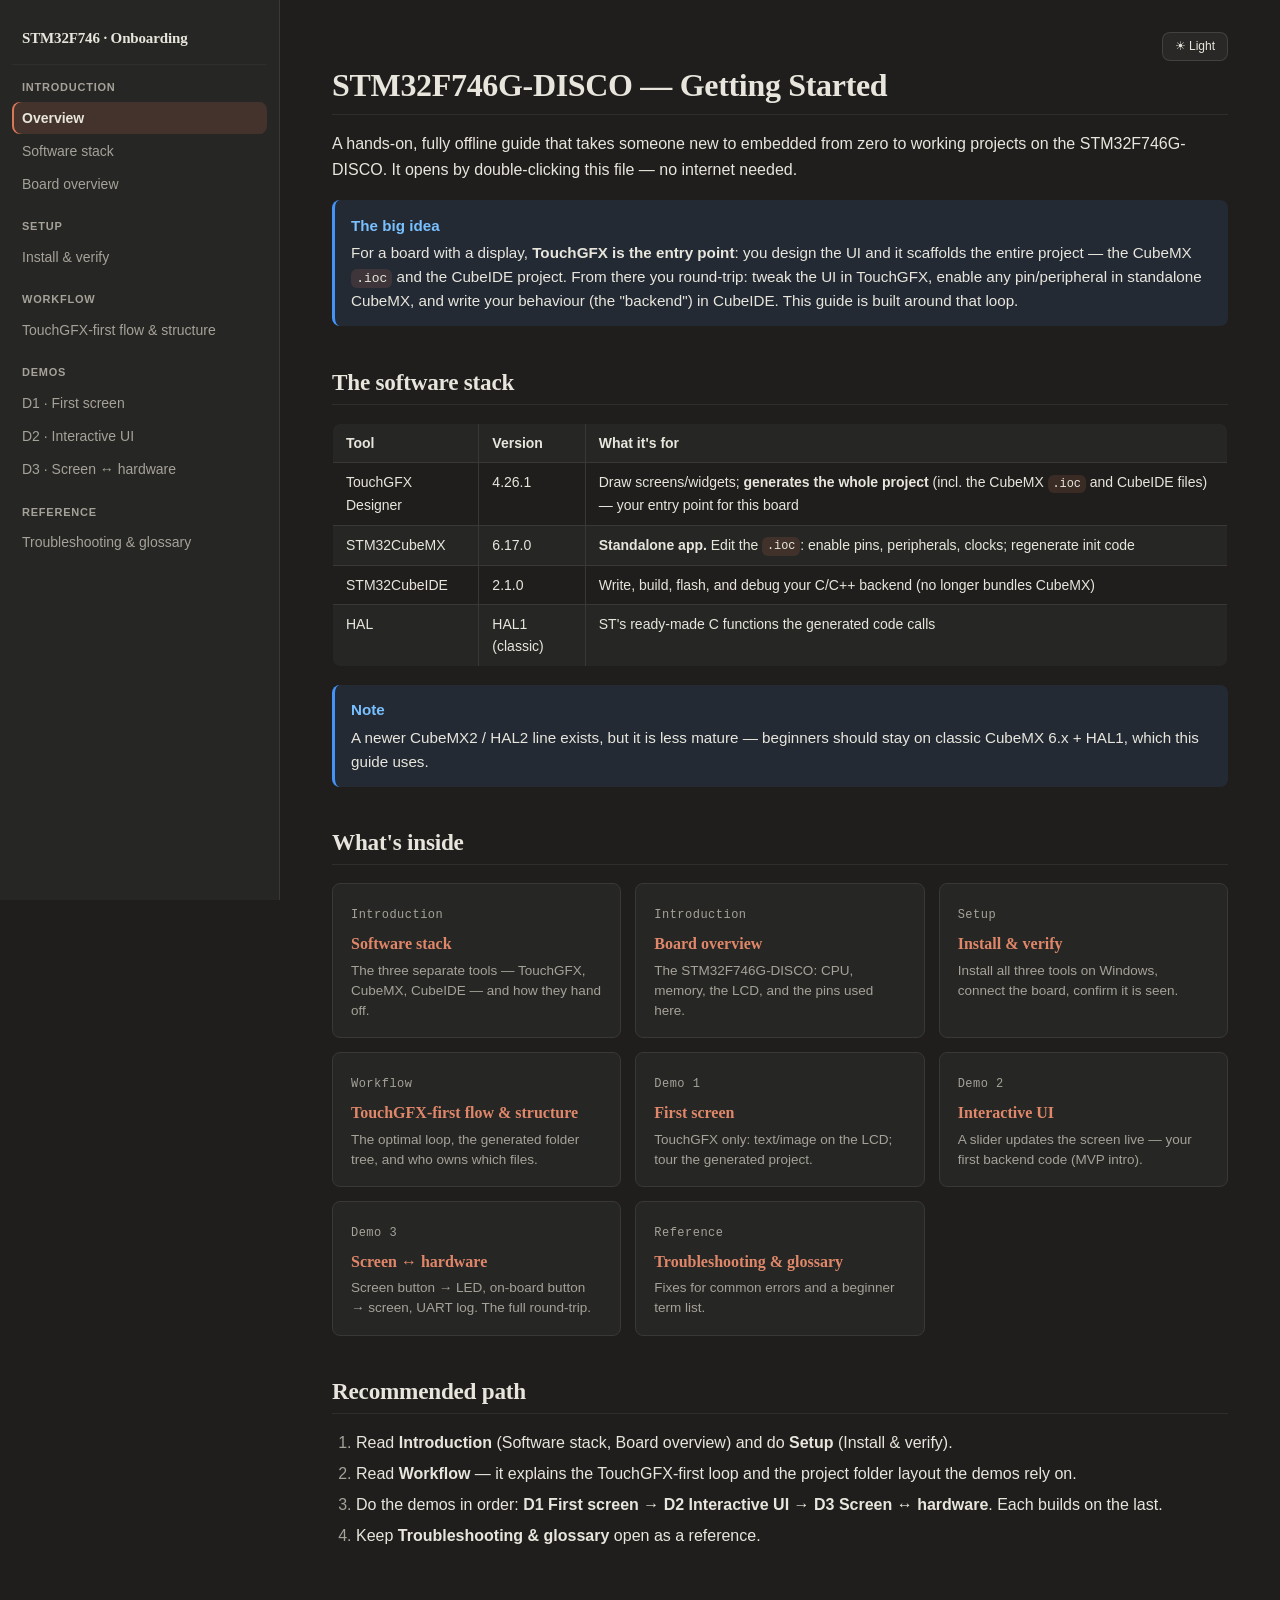
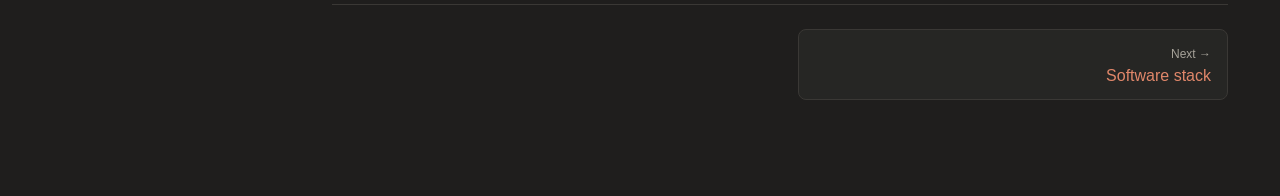
<file: index.html>
<!DOCTYPE html>
<html lang="en">
<head>
<meta charset="UTF-8">
<meta name="viewport" content="width=device-width, initial-scale=1">
<title>STM32F746G-DISCO · Onboarding</title>
<link rel="stylesheet" href="assets/style.css">
</head>
<body data-base="">
<div class="layout">
  <aside id="sidebar"></aside>
  <main>
    <div class="topbar"><button id="theme-toggle" type="button">Light</button></div>
    <div class="content">
      <h1>STM32F746G-DISCO — Getting Started</h1>
      <p>A hands-on, fully offline guide that takes someone new to embedded from zero to working projects on the STM32F746G-DISCO. It opens by double-clicking this file — no internet needed.</p>
      <div class="note"><b>The big idea</b> For a board with a display, <strong>TouchGFX is the entry point</strong>: you design the UI and it scaffolds the entire project — the CubeMX <code>.ioc</code> and the CubeIDE project. From there you round-trip: tweak the UI in TouchGFX, enable any pin/peripheral in standalone CubeMX, and write your behaviour (the "backend") in CubeIDE. This guide is built around that loop.</div>

      <h2>The software stack</h2>
      <table>
        <thead>
          <tr><th>Tool</th><th>Version</th><th>What it's for</th></tr>
        </thead>
        <tbody>
  <tr><td>TouchGFX Designer</td><td>4.26.1</td><td>Draw screens/widgets; <strong>generates the whole project</strong> (incl. the CubeMX <code>.ioc</code> and CubeIDE files) — your entry point for this board</td></tr>
  <tr><td>STM32CubeMX</td><td>6.17.0</td><td><strong>Standalone app.</strong> Edit the <code>.ioc</code>: enable pins, peripherals, clocks; regenerate init code</td></tr>
  <tr><td>STM32CubeIDE</td><td>2.1.0</td><td>Write, build, flash, and debug your C/C++ backend (no longer bundles CubeMX)</td></tr>
  <tr><td>HAL</td><td>HAL1 (classic)</td><td>ST's ready-made C functions the generated code calls</td></tr>
        </tbody>
      </table>
      <div class="note"><b>Note</b> A newer CubeMX2 / HAL2 line exists, but it is less mature — beginners should stay on classic CubeMX 6.x + HAL1, which this guide uses.</div>

      <h2>What's inside</h2>
      <div class="cards">
  <a class="card" href="pages/01-software-stack.html"><span class="num">Introduction</span><div class="ct">Software stack</div><div class="cd">The three separate tools — TouchGFX, CubeMX, CubeIDE — and how they hand off.</div></a>
  <a class="card" href="pages/02-board-overview.html"><span class="num">Introduction</span><div class="ct">Board overview</div><div class="cd">The STM32F746G-DISCO: CPU, memory, the LCD, and the pins used here.</div></a>
  <a class="card" href="pages/03-install-setup.html"><span class="num">Setup</span><div class="ct">Install &amp; verify</div><div class="cd">Install all three tools on Windows, connect the board, confirm it is seen.</div></a>
  <a class="card" href="pages/04-workflow.html"><span class="num">Workflow</span><div class="ct">TouchGFX-first flow &amp; structure</div><div class="cd">The optimal loop, the generated folder tree, and who owns which files.</div></a>
  <a class="card" href="pages/05-demo1-first-screen.html"><span class="num">Demo 1</span><div class="ct">First screen</div><div class="cd">TouchGFX only: text/image on the LCD; tour the generated project.</div></a>
  <a class="card" href="pages/06-demo2-interactive.html"><span class="num">Demo 2</span><div class="ct">Interactive UI</div><div class="cd">A slider updates the screen live — your first backend code (MVP intro).</div></a>
  <a class="card" href="pages/07-demo3-hardware.html"><span class="num">Demo 3</span><div class="ct">Screen ↔ hardware</div><div class="cd">Screen button → LED, on-board button → screen, UART log. The full round-trip.</div></a>
  <a class="card" href="pages/08-troubleshooting.html"><span class="num">Reference</span><div class="ct">Troubleshooting &amp; glossary</div><div class="cd">Fixes for common errors and a beginner term list.</div></a>
</div>

      <h2>Recommended path</h2>
      <ol>
  <li>Read <strong>Introduction</strong> (Software stack, Board overview) and do <strong>Setup</strong> (Install &amp; verify).</li>
  <li>Read <strong>Workflow</strong> — it explains the TouchGFX-first loop and the project folder layout the demos rely on.</li>
  <li>Do the demos in order: <strong>D1 First screen</strong> → <strong>D2 Interactive UI</strong> → <strong>D3 Screen ↔ hardware</strong>. Each builds on the last.</li>
  <li>Keep <strong>Troubleshooting &amp; glossary</strong> open as a reference.</li>
</ol>
    </div>
    <div class="page-nav" id="page-nav"></div>
  </main>
</div>
<script src="assets/nav.js"></script>
</body>
</html>
</file>
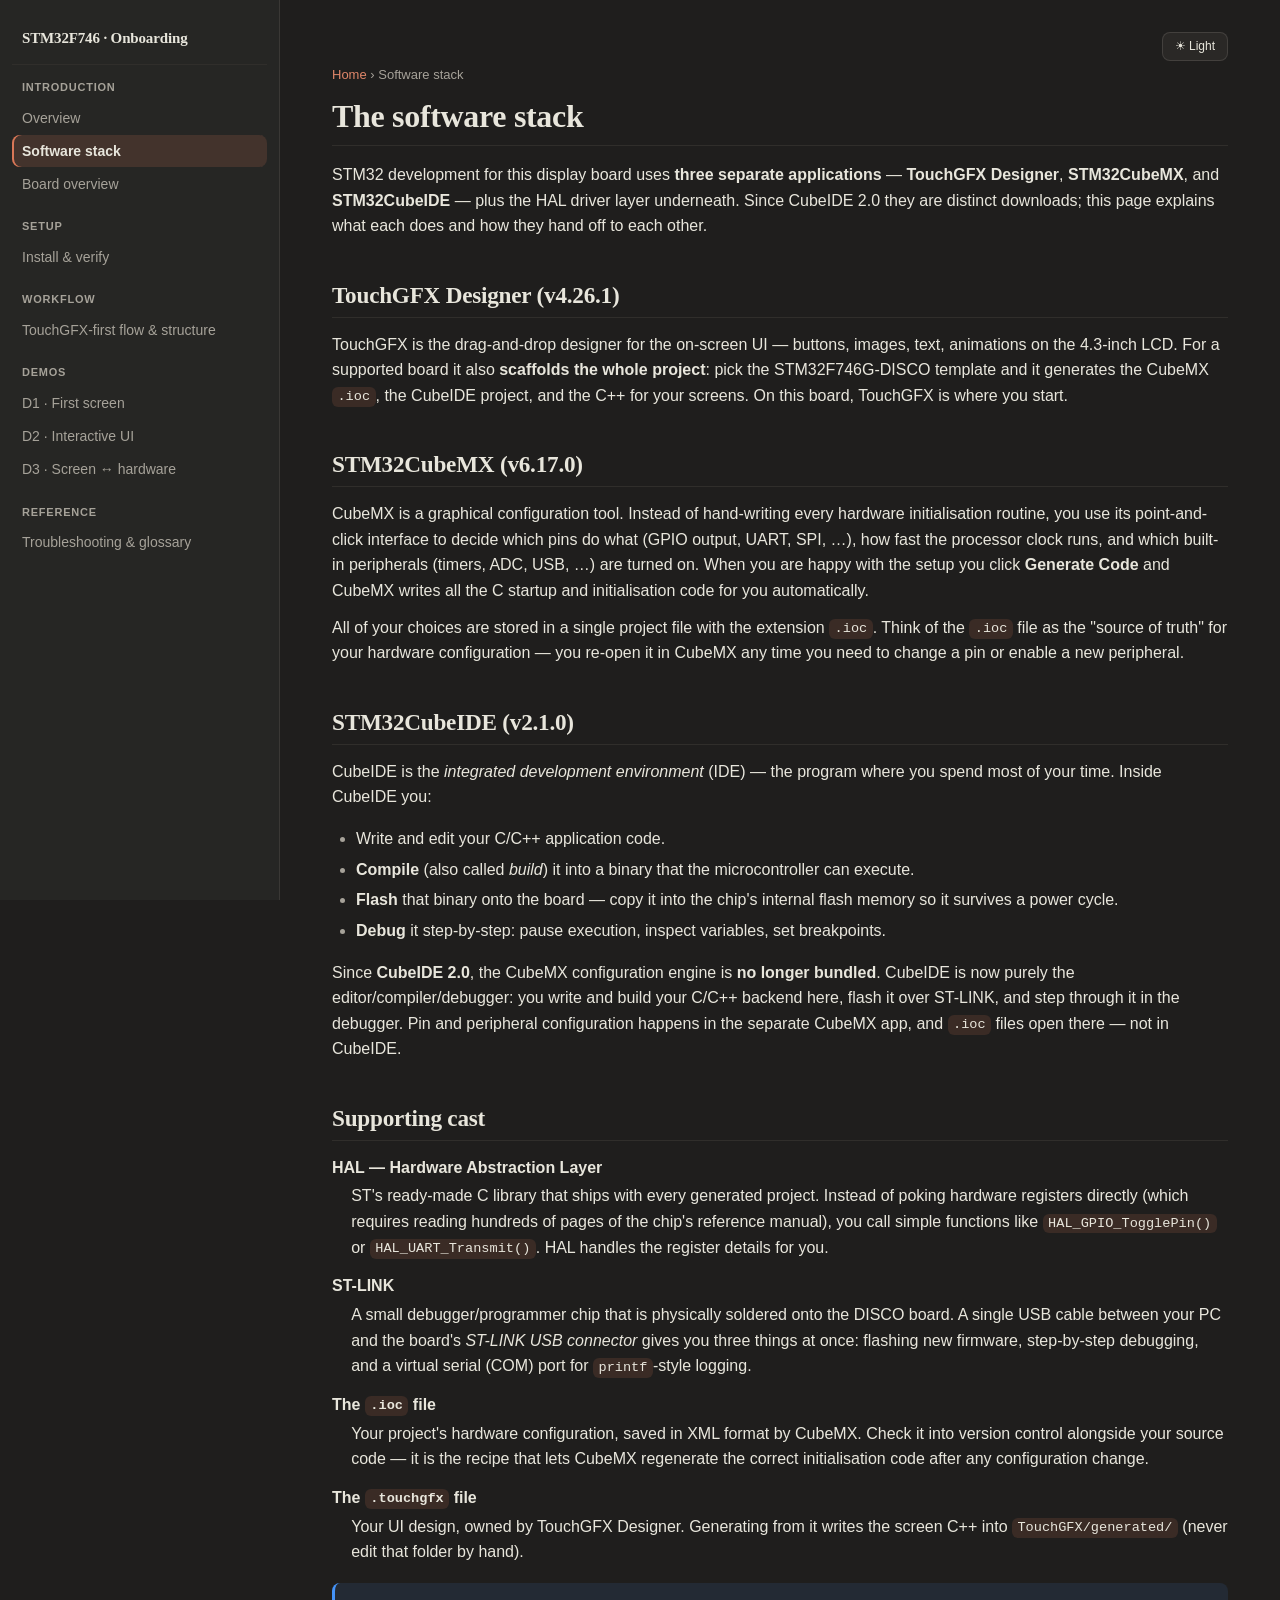
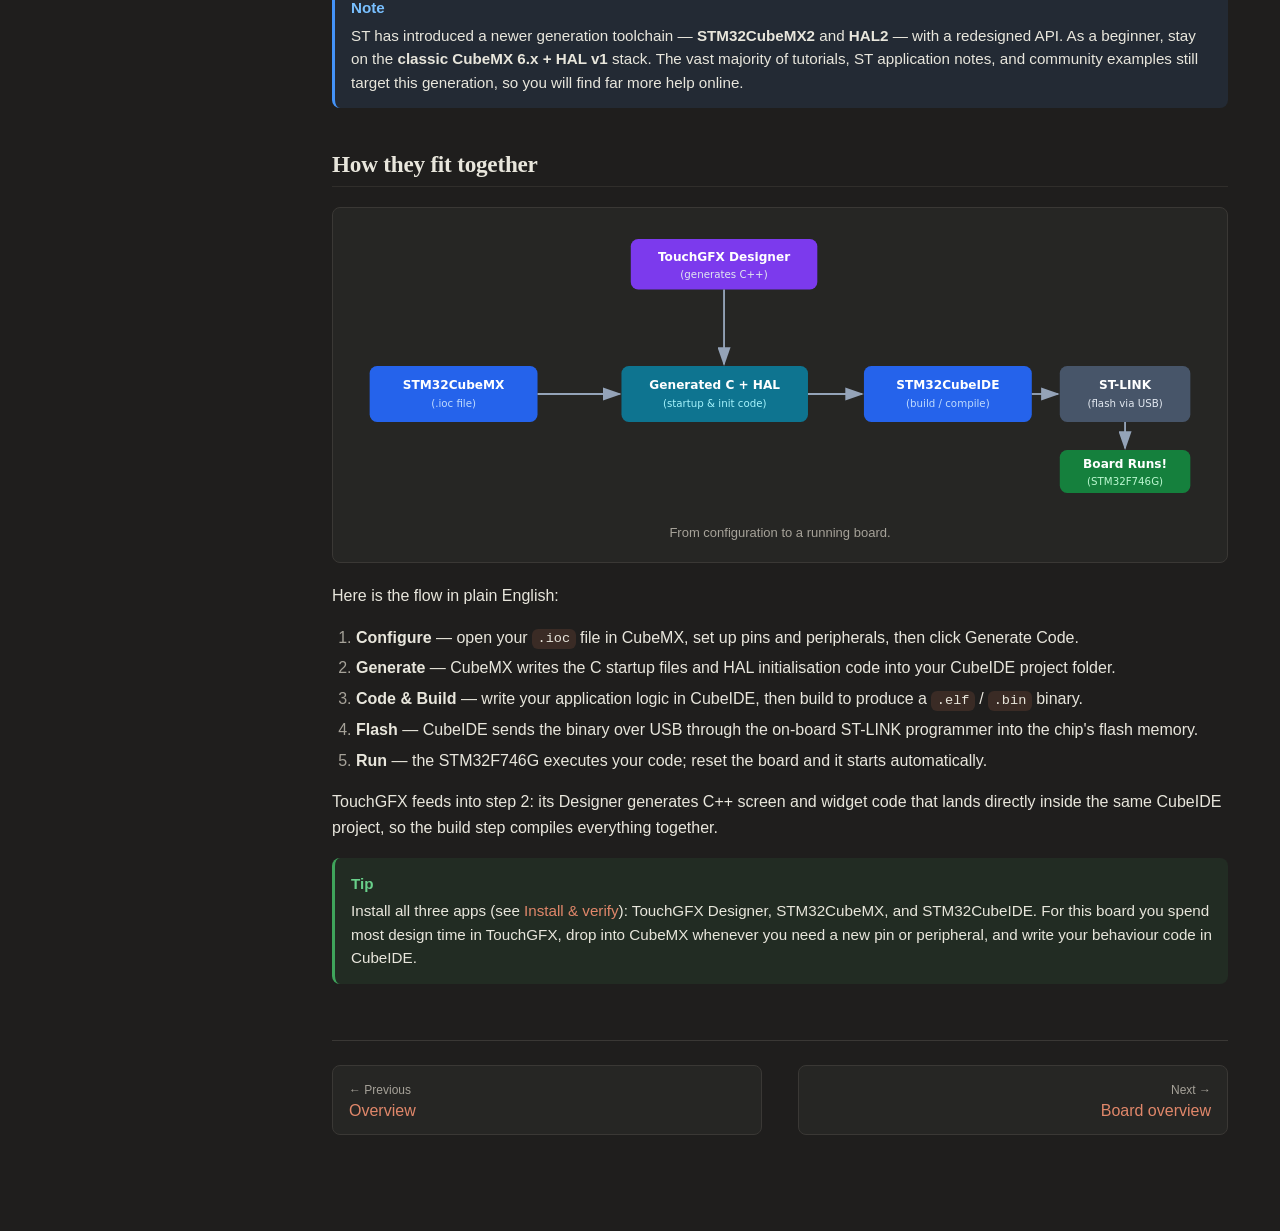
<file: pages/01-software-stack.html>
<!DOCTYPE html>
<html lang="en">
<head>
<meta charset="UTF-8">
<meta name="viewport" content="width=device-width, initial-scale=1">
<title>Software stack · STM32F746G Onboarding</title>
<link rel="stylesheet" href="../assets/style.css">
</head>
<body data-base="../">
<div class="layout">
  <aside id="sidebar"></aside>
  <main>
    <div class="topbar"><button id="theme-toggle" type="button">Light</button></div>
    <div class="content">
      <div class="breadcrumb"><a href="../index.html">Home</a> › Software stack</div>
      <h1>The software stack</h1>

      <p>STM32 development for this display board uses <strong>three separate applications</strong> — <strong>TouchGFX Designer</strong>, <strong>STM32CubeMX</strong>, and <strong>STM32CubeIDE</strong> — plus the HAL driver layer underneath. Since CubeIDE 2.0 they are distinct downloads; this page explains what each does and how they hand off to each other.</p>

      <h2>TouchGFX Designer (v4.26.1)</h2>
      <p>TouchGFX is the drag-and-drop designer for the on-screen UI — buttons, images, text, animations on the 4.3-inch LCD. For a supported board it also <strong>scaffolds the whole project</strong>: pick the STM32F746G-DISCO template and it generates the CubeMX <code>.ioc</code>, the CubeIDE project, and the C++ for your screens. On this board, TouchGFX is where you start.</p>

      <h2>STM32CubeMX (v6.17.0)</h2>
      <p>
        CubeMX is a graphical configuration tool. Instead of hand-writing every hardware
        initialisation routine, you use its point-and-click interface to decide which pins do what
        (GPIO output, UART, SPI, …), how fast the processor clock runs, and which built-in
        peripherals (timers, ADC, USB, …) are turned on. When you are happy with the setup you
        click <strong>Generate Code</strong> and CubeMX writes all the C startup and initialisation
        code for you automatically.
      </p>
      <p>
        All of your choices are stored in a single project file with the extension
        <code>.ioc</code>. Think of the <code>.ioc</code> file as the "source of truth" for your
        hardware configuration — you re-open it in CubeMX any time you need to change a pin or
        enable a new peripheral.
      </p>

      <h2>STM32CubeIDE (v2.1.0)</h2>
      <p>
        CubeIDE is the <em>integrated development environment</em> (IDE) — the program where you
        spend most of your time. Inside CubeIDE you:
      </p>
      <ul>
        <li>Write and edit your C/C++ application code.</li>
        <li><strong>Compile</strong> (also called <em>build</em>) it into a binary that the
            microcontroller can execute.</li>
        <li><strong>Flash</strong> that binary onto the board — copy it into the chip's internal
            flash memory so it survives a power cycle.</li>
        <li><strong>Debug</strong> it step-by-step: pause execution, inspect variables, set
            breakpoints.</li>
      </ul>
      <p>Since <strong>CubeIDE 2.0</strong>, the CubeMX configuration engine is <strong>no longer bundled</strong>. CubeIDE is now purely the editor/compiler/debugger: you write and build your C/C++ backend here, flash it over ST-LINK, and step through it in the debugger. Pin and peripheral configuration happens in the separate CubeMX app, and <code>.ioc</code> files open there — not in CubeIDE.</p>

      <h2>Supporting cast</h2>
      <dl>
        <dt><strong>HAL — Hardware Abstraction Layer</strong></dt>
        <dd>
          ST's ready-made C library that ships with every generated project. Instead of poking
          hardware registers directly (which requires reading hundreds of pages of the chip's
          reference manual), you call simple functions like
          <code>HAL_GPIO_TogglePin()</code> or <code>HAL_UART_Transmit()</code>. HAL handles the
          register details for you.
        </dd>

        <dt><strong>ST-LINK</strong></dt>
        <dd>
          A small debugger/programmer chip that is physically soldered onto the DISCO board. A
          single USB cable between your PC and the board's <em>ST-LINK USB connector</em> gives you
          three things at once: flashing new firmware, step-by-step debugging, and a virtual serial
          (COM) port for <code>printf</code>-style logging.
        </dd>

        <dt><strong>The <code>.ioc</code> file</strong></dt>
        <dd>
          Your project's hardware configuration, saved in XML format by CubeMX. Check it into
          version control alongside your source code — it is the recipe that lets CubeMX
          regenerate the correct initialisation code after any configuration change.
        </dd>

        <dt><strong>The <code>.touchgfx</code> file</strong></dt>
        <dd>Your UI design, owned by TouchGFX Designer. Generating from it writes the screen C++ into <code>TouchGFX/generated/</code> (never edit that folder by hand).</dd>
      </dl>

      <div class="note"><b>Note</b> ST has introduced a newer generation toolchain —
        <strong>STM32CubeMX2</strong> and <strong>HAL2</strong> — with a redesigned API. As a
        beginner, stay on the <strong>classic CubeMX 6.x + HAL v1</strong> stack. The vast majority
        of tutorials, ST application notes, and community examples still target this generation, so
        you will find far more help online.
      </div>

      <h2>How they fit together</h2>

      <figure>
        <img src="../assets/img/toolchain-flow.svg"
             alt="Toolchain flow from CubeMX through CubeIDE and ST-LINK to the board, with TouchGFX feeding code generation">
        <figcaption>From configuration to a running board.</figcaption>
      </figure>

      <p>
        Here is the flow in plain English:
      </p>
      <ol>
        <li><strong>Configure</strong> — open your <code>.ioc</code> file in CubeMX, set up pins
            and peripherals, then click Generate Code.</li>
        <li><strong>Generate</strong> — CubeMX writes the C startup files and HAL initialisation
            code into your CubeIDE project folder.</li>
        <li><strong>Code &amp; Build</strong> — write your application logic in CubeIDE, then
            build to produce a <code>.elf</code> / <code>.bin</code> binary.</li>
        <li><strong>Flash</strong> — CubeIDE sends the binary over USB through the on-board ST-LINK
            programmer into the chip's flash memory.</li>
        <li><strong>Run</strong> — the STM32F746G executes your code; reset the board and it
            starts automatically.</li>
      </ol>
      <p>
        TouchGFX feeds into step 2: its Designer generates C++ screen and widget code that lands
        directly inside the same CubeIDE project, so the build step compiles everything together.
      </p>

      <div class="tip"><b>Tip</b> Install all three apps (see <a href="03-install-setup.html">Install &amp; verify</a>): TouchGFX Designer, STM32CubeMX, and STM32CubeIDE. For this board you spend most design time in TouchGFX, drop into CubeMX whenever you need a new pin or peripheral, and write your behaviour code in CubeIDE.</div>

    </div>
    <div class="page-nav" id="page-nav"></div>
  </main>
</div>
<script src="../assets/nav.js"></script>
</body>
</html>
</file>
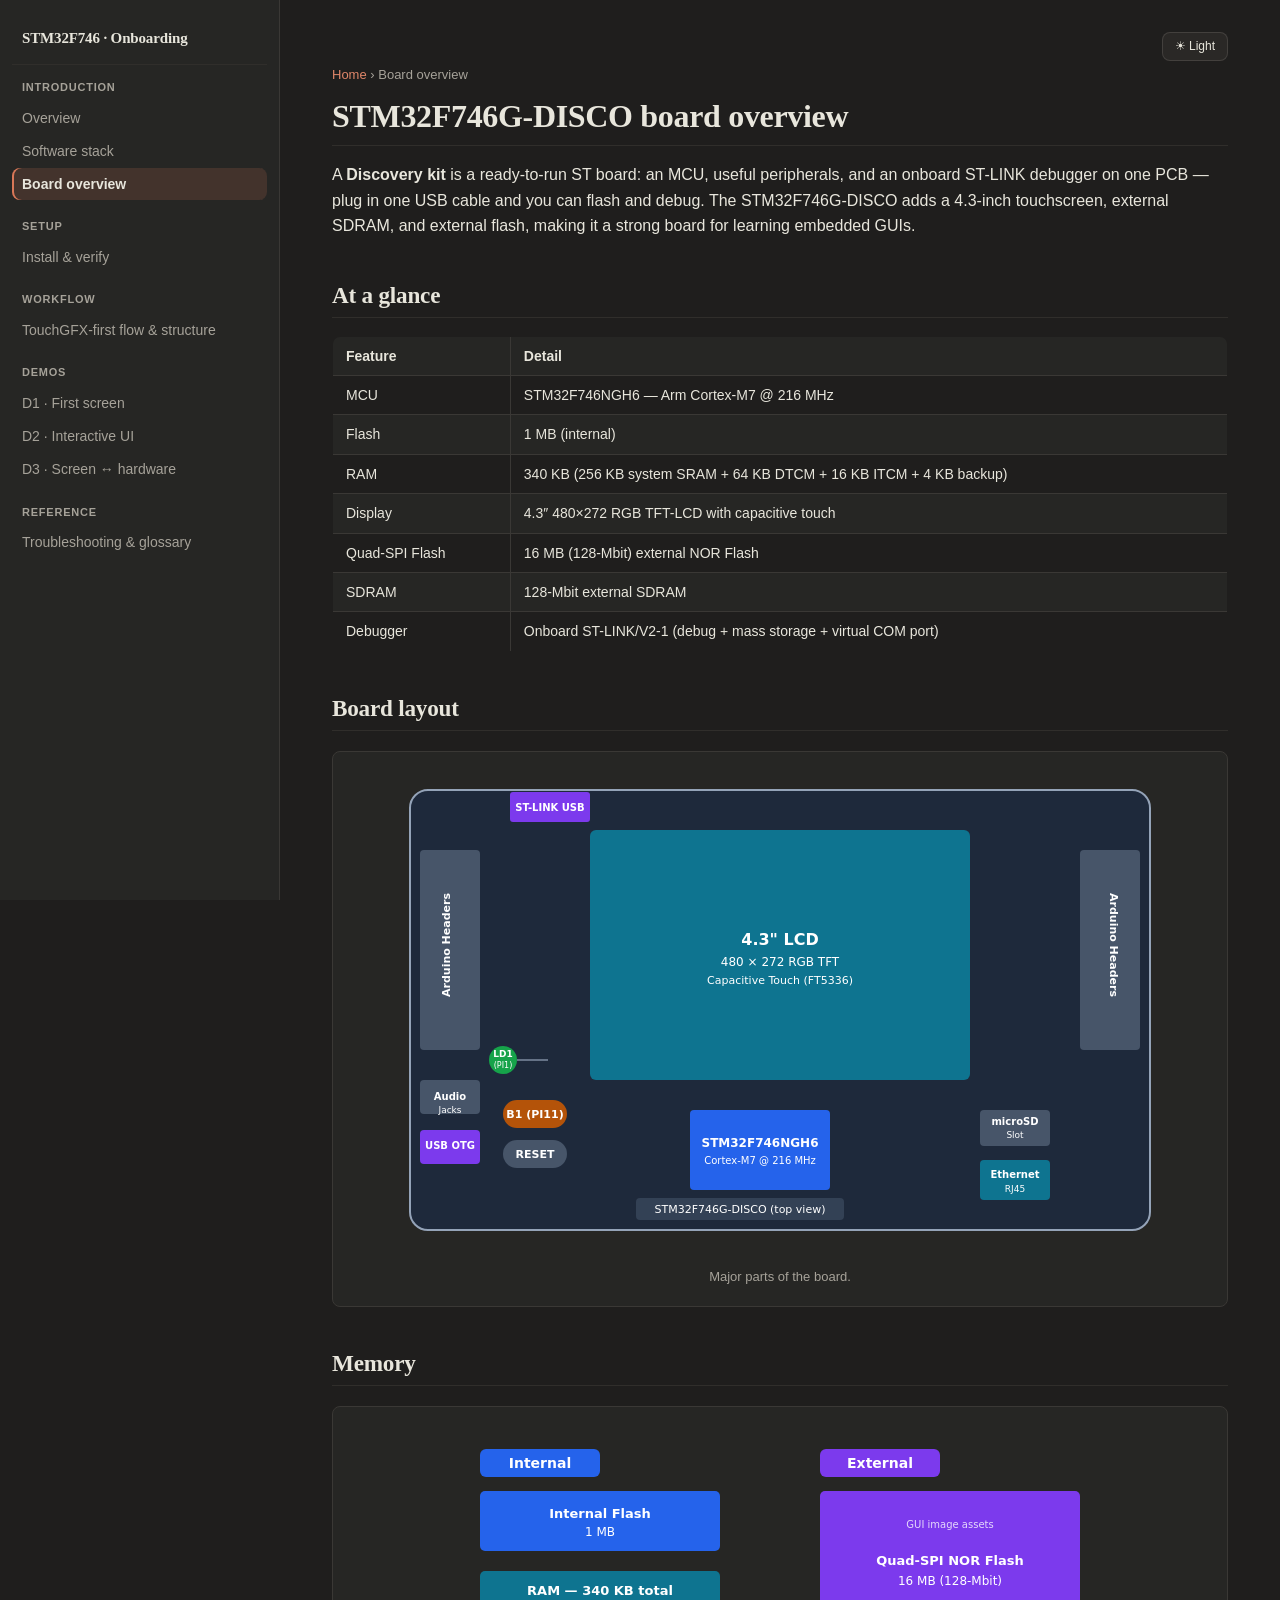
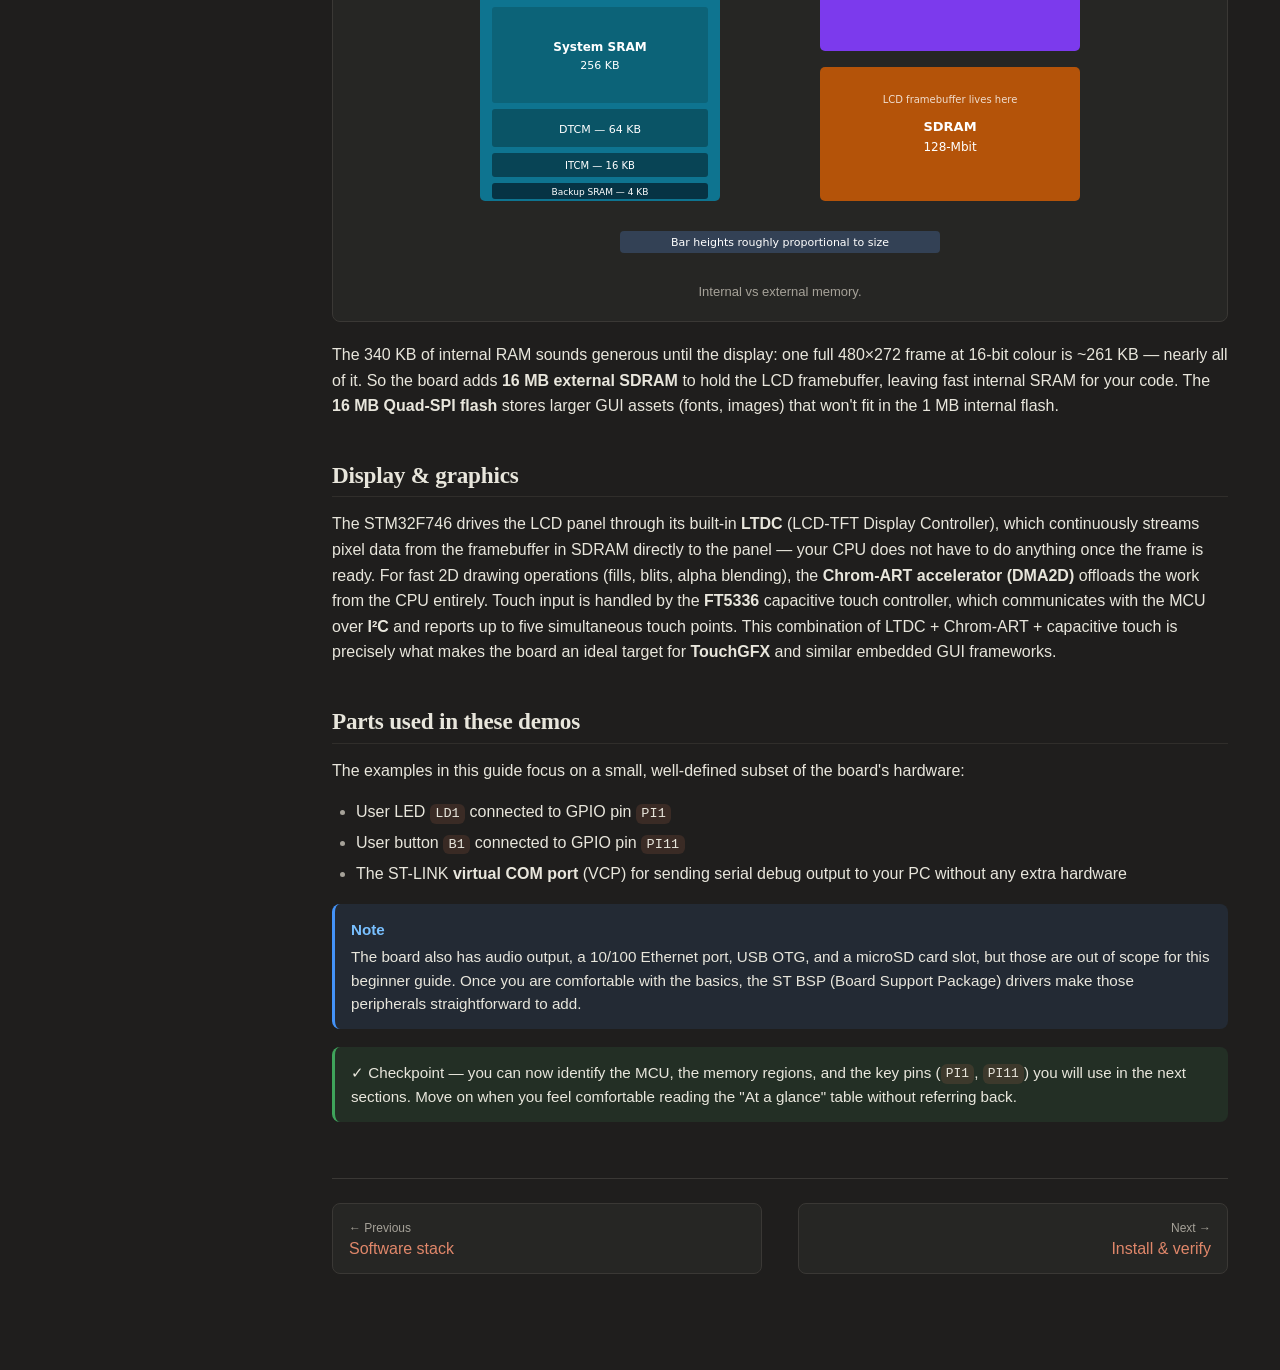
<file: pages/02-board-overview.html>
<!DOCTYPE html>
<html lang="en">
<head>
<meta charset="UTF-8">
<meta name="viewport" content="width=device-width, initial-scale=1">
<title>Board overview · STM32F746G Onboarding</title>
<link rel="stylesheet" href="../assets/style.css">
</head>
<body data-base="../">
<div class="layout">
  <aside id="sidebar"></aside>
  <main>
    <div class="topbar"><button id="theme-toggle" type="button">Light</button></div>
    <div class="content">
      <div class="breadcrumb"><a href="../index.html">Home</a> › Board overview</div>
      <h1>STM32F746G-DISCO board overview</h1>

      <!-- CONTENT -->
      <p>A <strong>Discovery kit</strong> is a ready-to-run ST board: an MCU, useful peripherals, and an onboard ST-LINK debugger on one PCB — plug in one USB cable and you can flash and debug. The STM32F746G-DISCO adds a 4.3-inch touchscreen, external SDRAM, and external flash, making it a strong board for learning embedded GUIs.</p>

      <h2>At a glance</h2>
      <table>
        <thead>
          <tr>
            <th>Feature</th>
            <th>Detail</th>
          </tr>
        </thead>
        <tbody>
          <tr>
            <td>MCU</td>
            <td>STM32F746NGH6 — Arm Cortex-M7 @ 216 MHz</td>
          </tr>
          <tr>
            <td>Flash</td>
            <td>1 MB (internal)</td>
          </tr>
          <tr>
            <td>RAM</td>
            <td>340 KB (256 KB system SRAM + 64 KB DTCM + 16 KB ITCM + 4 KB backup)</td>
          </tr>
          <tr>
            <td>Display</td>
            <td>4.3&#8243; 480&#215;272 RGB TFT-LCD with capacitive touch</td>
          </tr>
          <tr>
            <td>Quad-SPI Flash</td>
            <td>16 MB (128-Mbit) external NOR Flash</td>
          </tr>
          <tr>
            <td>SDRAM</td>
            <td>128-Mbit external SDRAM</td>
          </tr>
          <tr>
            <td>Debugger</td>
            <td>Onboard ST-LINK/V2-1 (debug + mass storage + virtual COM port)</td>
          </tr>
        </tbody>
      </table>

      <h2>Board layout</h2>
      <figure>
        <img src="../assets/img/board-map.svg" alt="Top-down map of the STM32F746G-DISCO board">
        <figcaption>Major parts of the board.</figcaption>
      </figure>

      <h2>Memory</h2>
      <figure>
        <img src="../assets/img/memory-map.svg" alt="Memory sizes: internal flash and RAM plus external QSPI and SDRAM">
        <figcaption>Internal vs external memory.</figcaption>
      </figure>

      <p>The 340 KB of internal RAM sounds generous until the display: one full 480×272 frame at 16-bit colour is ~261 KB — nearly all of it. So the board adds <strong>16 MB external SDRAM</strong> to hold the LCD framebuffer, leaving fast internal SRAM for your code. The <strong>16 MB Quad-SPI flash</strong> stores larger GUI assets (fonts, images) that won't fit in the 1 MB internal flash.</p>

      <h2>Display &amp; graphics</h2>
      <p>
        The STM32F746 drives the LCD panel through its built-in <strong>LTDC</strong> (LCD-TFT
        Display Controller), which continuously streams pixel data from the framebuffer in SDRAM
        directly to the panel — your CPU does not have to do anything once the frame is ready.
        For fast 2D drawing operations (fills, blits, alpha blending), the
        <strong>Chrom-ART accelerator (DMA2D)</strong> offloads the work from the CPU entirely.
        Touch input is handled by the <strong>FT5336</strong> capacitive touch controller, which
        communicates with the MCU over <strong>I&#178;C</strong> and reports up to five
        simultaneous touch points. This combination of LTDC + Chrom-ART + capacitive touch is
        precisely what makes the board an ideal target for <strong>TouchGFX</strong> and similar
        embedded GUI frameworks.
      </p>

      <h2>Parts used in these demos</h2>
      <p>
        The examples in this guide focus on a small, well-defined subset of the board's hardware:
      </p>
      <ul>
        <li>User LED <code>LD1</code> connected to GPIO pin <code>PI1</code></li>
        <li>User button <code>B1</code> connected to GPIO pin <code>PI11</code></li>
        <li>The ST-LINK <strong>virtual COM port</strong> (VCP) for sending serial debug output
            to your PC without any extra hardware</li>
      </ul>

      <div class="note"><b>Note</b> The board also has audio output, a 10/100 Ethernet port,
      USB OTG, and a microSD card slot, but those are out of scope for this beginner guide.
      Once you are comfortable with the basics, the ST BSP (Board Support Package) drivers
      make those peripherals straightforward to add.</div>

      <div class="checkpoint">&#10003; Checkpoint — you can now identify the MCU, the memory
      regions, and the key pins (<code>PI1</code>, <code>PI11</code>) you will use in the next
      sections. Move on when you feel comfortable reading the "At a glance" table without
      referring back.</div>

    </div>
    <div class="page-nav" id="page-nav"></div>
  </main>
</div>
<script src="../assets/nav.js"></script>
</body>
</html>
</file>
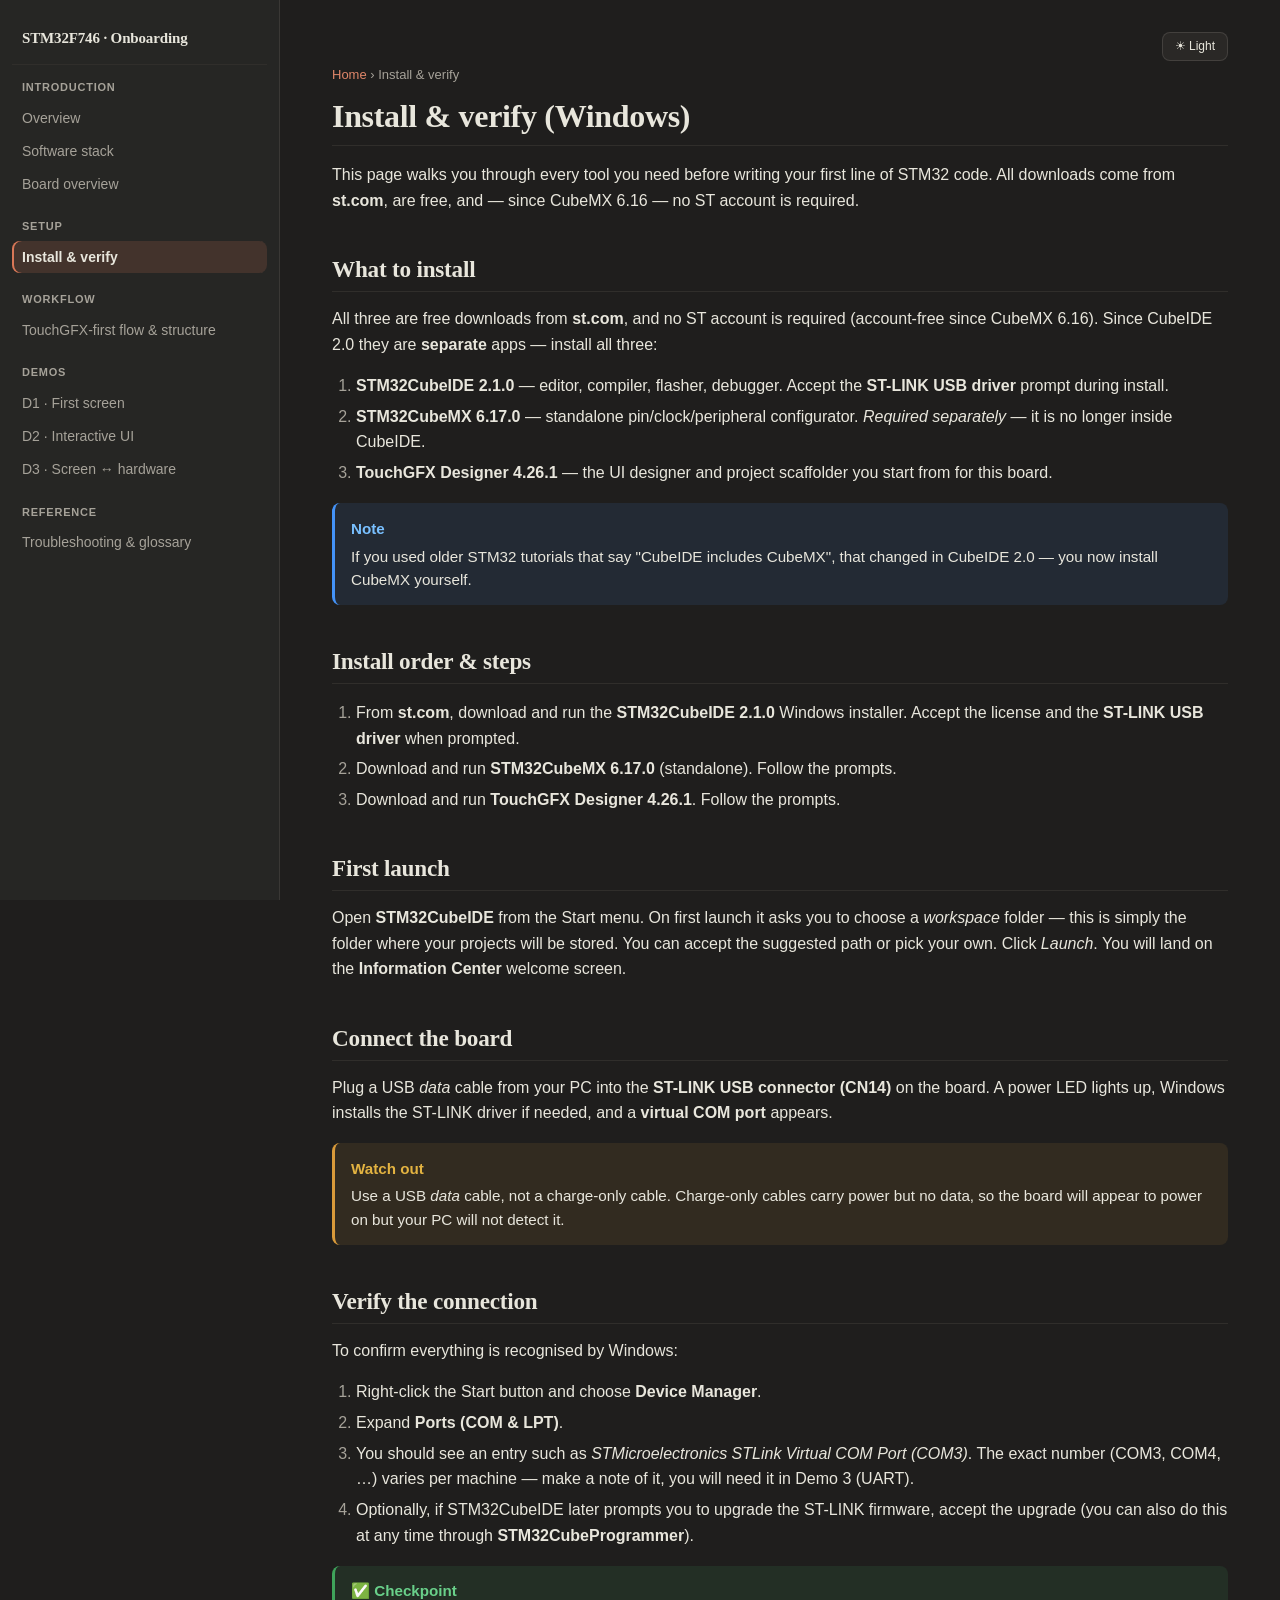
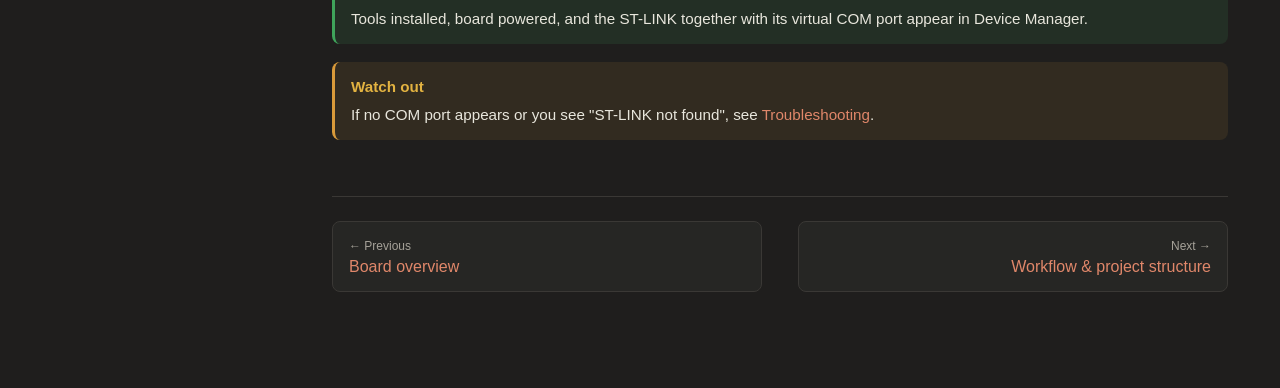
<file: pages/03-install-setup.html>
<!DOCTYPE html>
<html lang="en">
<head>
<meta charset="UTF-8">
<meta name="viewport" content="width=device-width, initial-scale=1">
<title>Install &amp; verify · STM32F746G Onboarding</title>
<link rel="stylesheet" href="../assets/style.css">
</head>
<body data-base="../">
<div class="layout">
  <aside id="sidebar"></aside>
  <main>
    <div class="topbar"><button id="theme-toggle" type="button">Light</button></div>
    <div class="content">
      <div class="breadcrumb"><a href="../index.html">Home</a> › Install &amp; verify</div>
      <h1>Install &amp; verify (Windows)</h1>
      <!-- CONTENT -->
      <p>This page walks you through every tool you need before writing your first line of STM32 code. All downloads come from <strong>st.com</strong>, are free, and — since CubeMX 6.16 — no ST account is required.</p>

      <h2>What to install</h2>
      <p>All three are free downloads from <strong>st.com</strong>, and no ST account is required (account-free since CubeMX 6.16). Since CubeIDE 2.0 they are <strong>separate</strong> apps — install all three:</p>
      <ol>
        <li><strong>STM32CubeIDE 2.1.0</strong> — editor, compiler, flasher, debugger. Accept the <strong>ST-LINK USB driver</strong> prompt during install.</li>
        <li><strong>STM32CubeMX 6.17.0</strong> — standalone pin/clock/peripheral configurator. <em>Required separately</em> — it is no longer inside CubeIDE.</li>
        <li><strong>TouchGFX Designer 4.26.1</strong> — the UI designer and project scaffolder you start from for this board.</li>
      </ol>
      <div class="note"><b>Note</b> If you used older STM32 tutorials that say "CubeIDE includes CubeMX", that changed in CubeIDE 2.0 — you now install CubeMX yourself.</div>

      <h2>Install order &amp; steps</h2>
      <ol>
        <li>From <strong>st.com</strong>, download and run the <strong>STM32CubeIDE 2.1.0</strong> Windows installer. Accept the license and the <strong>ST-LINK USB driver</strong> when prompted.</li>
        <li>Download and run <strong>STM32CubeMX 6.17.0</strong> (standalone). Follow the prompts.</li>
        <li>Download and run <strong>TouchGFX Designer 4.26.1</strong>. Follow the prompts.</li>
      </ol>

      <h2>First launch</h2>
      <p>Open <strong>STM32CubeIDE</strong> from the Start menu. On first launch it asks you to choose a <em>workspace</em> folder — this is simply the folder where your projects will be stored. You can accept the suggested path or pick your own. Click <em>Launch</em>. You will land on the <strong>Information Center</strong> welcome screen.</p>

      <h2>Connect the board</h2>
      <p>Plug a USB <em>data</em> cable from your PC into the <strong>ST-LINK USB connector (CN14)</strong> on the board. A power LED lights up, Windows installs the ST-LINK driver if needed, and a <strong>virtual COM port</strong> appears.</p>
      <div class="warn"><b>Watch out</b> Use a USB <em>data</em> cable, not a charge-only cable. Charge-only cables carry power but no data, so the board will appear to power on but your PC will not detect it.</div>

      <h2>Verify the connection</h2>
      <p>To confirm everything is recognised by Windows:</p>
      <ol>
        <li>Right-click the Start button and choose <strong>Device Manager</strong>.</li>
        <li>Expand <strong>Ports (COM &amp; LPT)</strong>.</li>
        <li>You should see an entry such as <em>STMicroelectronics STLink Virtual COM Port (COM3)</em>. The exact number (COM3, COM4, …) varies per machine — make a note of it, you will need it in Demo 3 (UART).</li>
        <li>Optionally, if STM32CubeIDE later prompts you to upgrade the ST-LINK firmware, accept the upgrade (you can also do this at any time through <strong>STM32CubeProgrammer</strong>).</li>
      </ol>

      <div class="checkpoint"><b>&#x2705; Checkpoint</b> Tools installed, board powered, and the ST-LINK together with its virtual COM port appear in Device Manager.</div>

      <div class="warn"><b>Watch out</b> If no COM port appears or you see "ST-LINK not found", see <a href="08-troubleshooting.html">Troubleshooting</a>.</div>
    </div>
    <div class="page-nav" id="page-nav"></div>
  </main>
</div>
<script src="../assets/nav.js"></script>
</body>
</html>
</file>
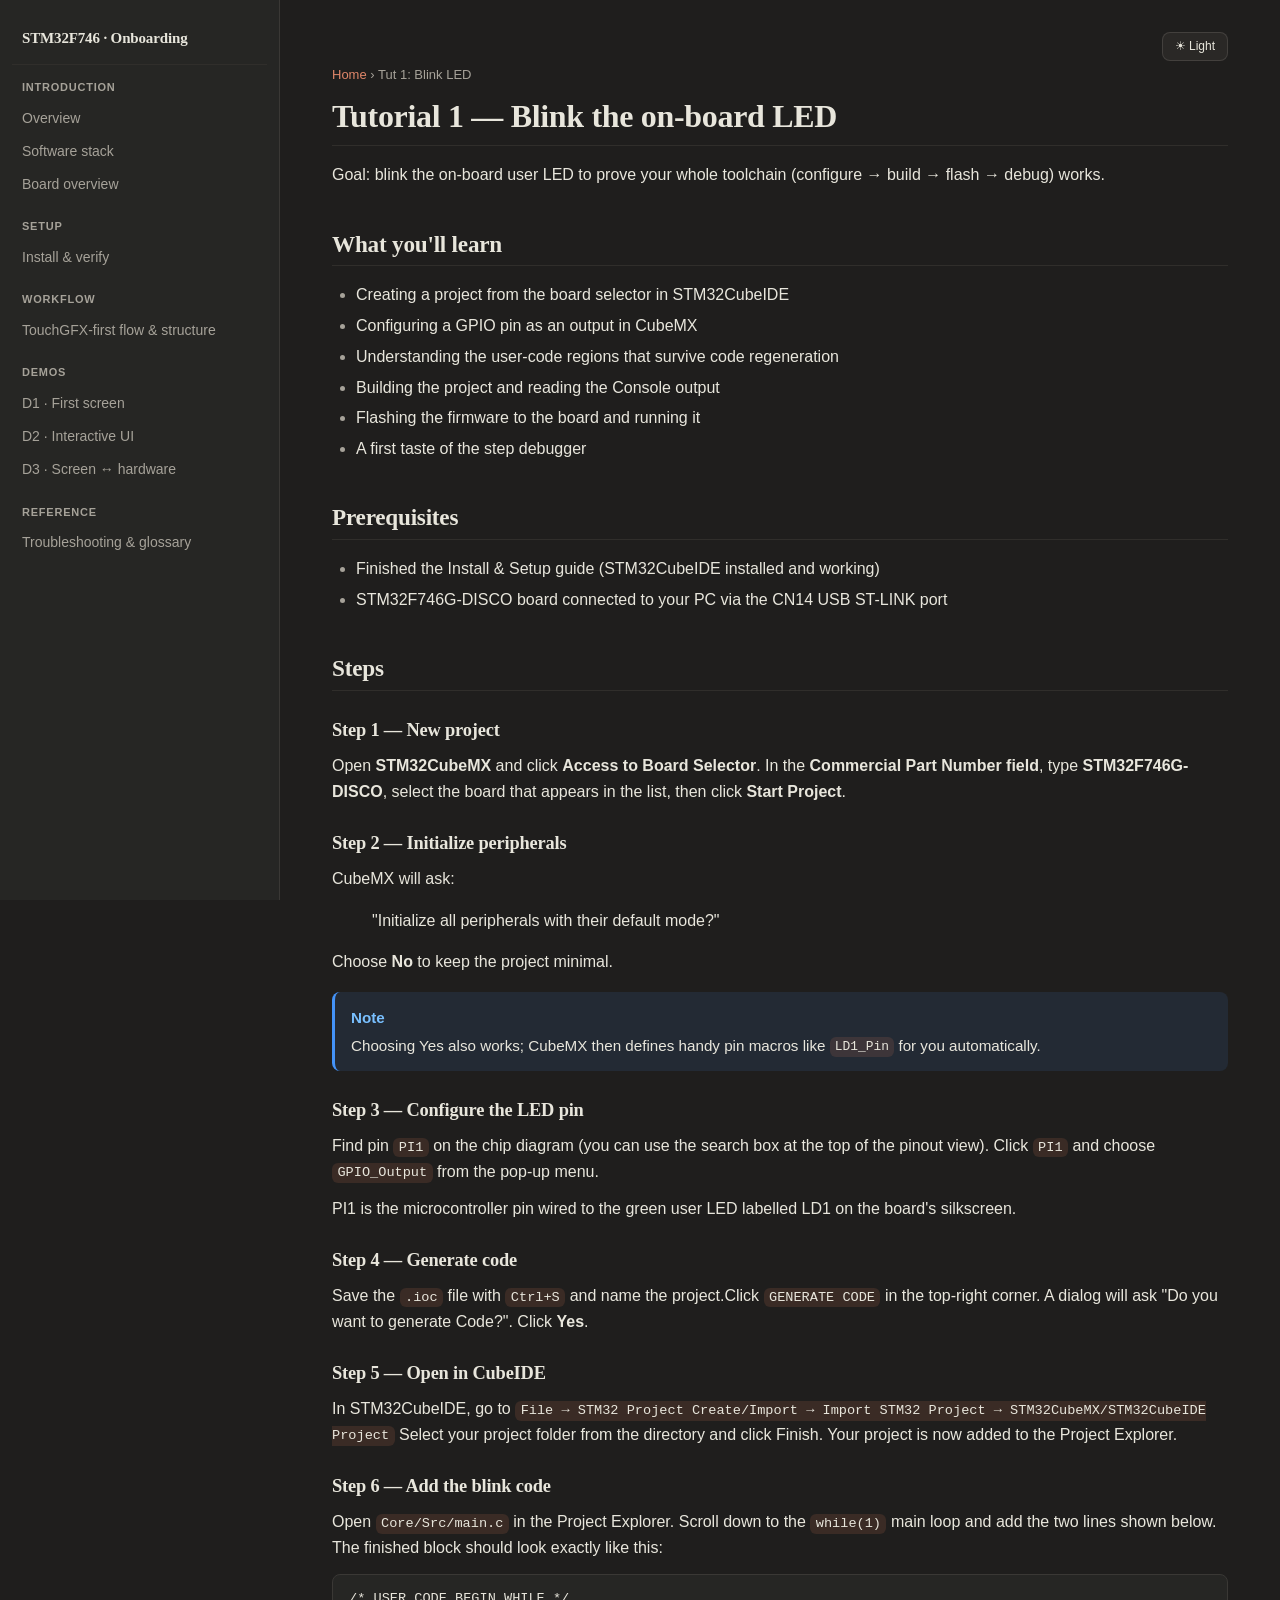
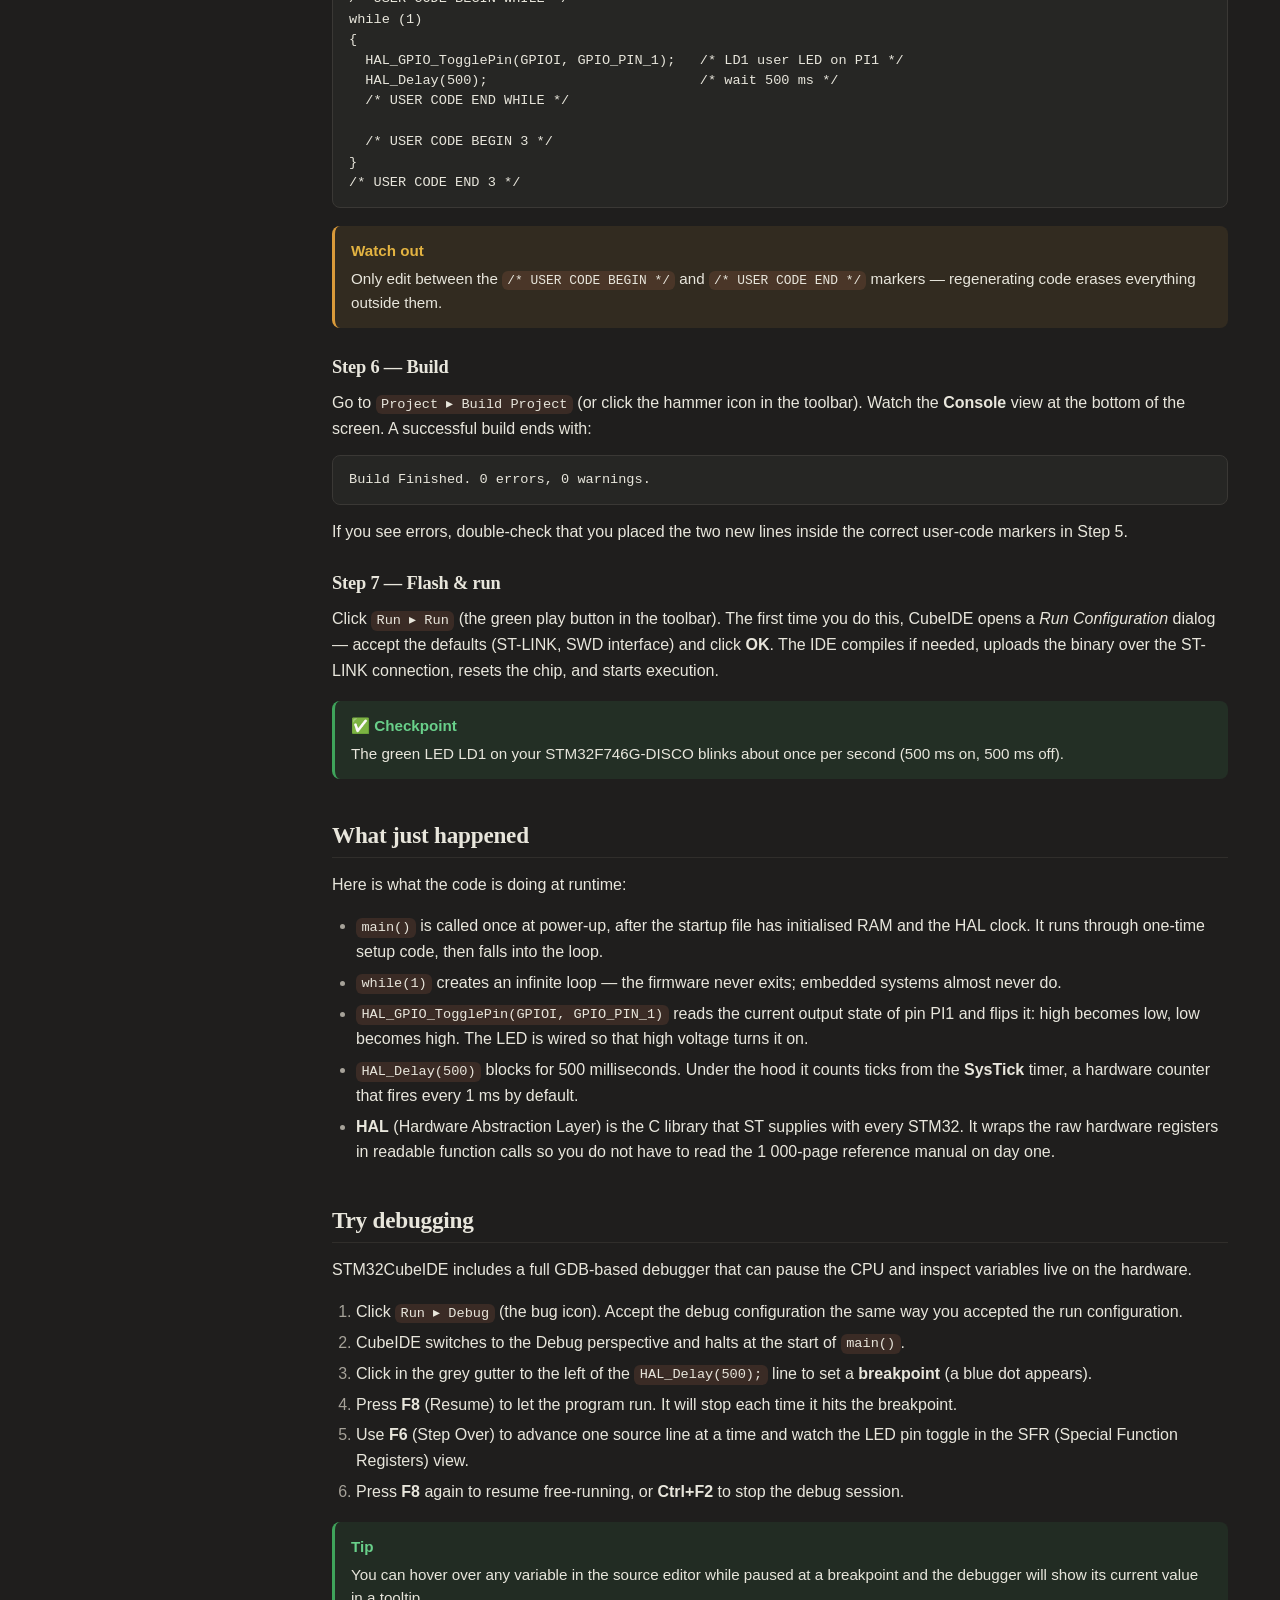
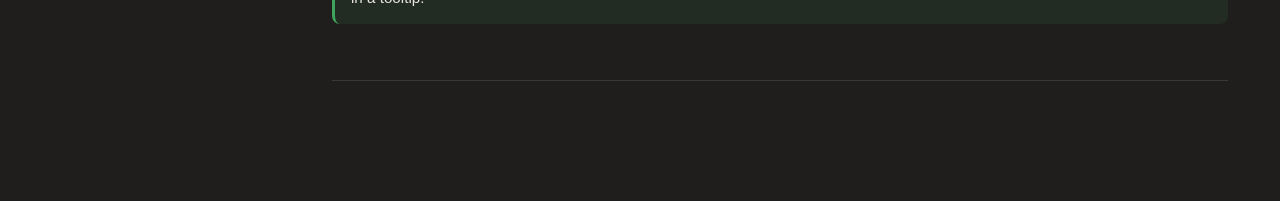
<file: pages/04-tut-blink.html>
<!DOCTYPE html>
<html lang="en">
<head>
<meta charset="UTF-8">
<meta name="viewport" content="width=device-width, initial-scale=1">
<title>Tutorial 1: Blink LED · STM32F746G Getting Started</title>
<link rel="stylesheet" href="../assets/style.css">
</head>
<body data-base="../">
<div class="layout">
  <aside id="sidebar"></aside>
  <main>
    <div class="topbar"><button id="theme-toggle" type="button">Light</button></div>
    <div class="content">
      <div class="breadcrumb"><a href="../index.html">Home</a> › Tut 1: Blink LED</div>
      <h1>Tutorial 1 — Blink the on-board LED</h1>
      <!-- CONTENT -->

      <p>Goal: blink the on-board user LED to prove your whole toolchain (configure → build → flash → debug) works.</p>

      <h2>What you'll learn</h2>
      <ul>
        <li>Creating a project from the board selector in STM32CubeIDE</li>
        <li>Configuring a GPIO pin as an output in CubeMX</li>
        <li>Understanding the user-code regions that survive code regeneration</li>
        <li>Building the project and reading the Console output</li>
        <li>Flashing the firmware to the board and running it</li>
        <li>A first taste of the step debugger</li>
      </ul>

      <h2>Prerequisites</h2>
      <ul>
        <li>Finished the Install &amp; Setup guide (STM32CubeIDE installed and working)</li>
        <li>STM32F746G-DISCO board connected to your PC via the CN14 USB ST-LINK port</li>
      </ul>

      <h2>Steps</h2>

      <h3>Step 1 — New project</h3>
      <p>Open <strong>STM32CubeMX</strong> and click <strong>Access to Board Selector</strong>. In the <strong>Commercial Part Number field</strong>, type <strong>STM32F746G-DISCO</strong>, select the board that appears in the list, then click <strong>Start Project</strong>.</p>

      <h3>Step 2 — Initialize peripherals</h3>
      <p>CubeMX will ask: <blockquote>"Initialize all peripherals with their default mode?"</blockquote>Choose <strong>No</strong> to keep the project minimal.</p>
      <div class="note"><b>Note</b> Choosing Yes also works; CubeMX then defines handy pin macros like <code>LD1_Pin</code> for you automatically.</div>

      <h3>Step 3 — Configure the LED pin</h3>
      <p>Find pin <code>PI1</code> on the chip diagram (you can use the search box at the top of the pinout view). Click <code>PI1</code> and choose <code>GPIO_Output</code> from the pop-up menu.</p>
      <p>PI1 is the microcontroller pin wired to the green user LED labelled LD1 on the board's silkscreen.</p>

      <h3>Step 4 — Generate code</h3>
      <p>Save the <code>.ioc</code> file with <code>Ctrl+S</code> and name the project.Click <code>GENERATE CODE</code> in the top-right corner.  A dialog will ask "Do you want to generate Code?". Click <strong>Yes</strong>.
      <h3>Step 5 —  Open in CubeIDE</h3>
      <p> In STM32CubeIDE, go to <code>File → STM32 Project Create/Import → Import STM32 Project → STM32CubeMX/STM32CubeIDE Project</code> Select your project folder from the directory and click Finish. Your project is now added to the Project Explorer.</p>
      <h3>Step 6 — Add the blink code</h3>
      <p>Open <code>Core/Src/main.c</code> in the Project Explorer. Scroll down to the <code>while(1)</code> main loop and add the two lines shown below. The finished block should look exactly like this:</p>

<pre><code>/* USER CODE BEGIN WHILE */
while (1)
{
  HAL_GPIO_TogglePin(GPIOI, GPIO_PIN_1);   /* LD1 user LED on PI1 */
  HAL_Delay(500);                          /* wait 500 ms */
  /* USER CODE END WHILE */

  /* USER CODE BEGIN 3 */
}
/* USER CODE END 3 */</code></pre>

      <div class="warn"><b>Watch out</b> Only edit between the <code>/* USER CODE BEGIN */</code> and <code>/* USER CODE END */</code> markers — regenerating code erases everything outside them.</div>

      <h3>Step 6 — Build</h3>
      <p>Go to <code>Project ▸ Build Project</code> (or click the hammer icon in the toolbar). Watch the <strong>Console</strong> view at the bottom of the screen. A successful build ends with:</p>
<pre><code>Build Finished. 0 errors, 0 warnings.</code></pre>
      <p>If you see errors, double-check that you placed the two new lines inside the correct user-code markers in Step 5.</p>

      <h3>Step 7 — Flash &amp; run</h3>
      <p>Click <code>Run ▸ Run</code> (the green play button in the toolbar). The first time you do this, CubeIDE opens a <em>Run Configuration</em> dialog — accept the defaults (ST-LINK, SWD interface) and click <strong>OK</strong>. The IDE compiles if needed, uploads the binary over the ST-LINK connection, resets the chip, and starts execution.</p>

      <div class="checkpoint"><b>✅ Checkpoint</b> The green LED LD1 on your STM32F746G-DISCO blinks about once per second (500 ms on, 500 ms off).</div>

      <h2>What just happened</h2>
      <p>Here is what the code is doing at runtime:</p>
      <ul>
        <li><code>main()</code> is called once at power-up, after the startup file has initialised RAM and the HAL clock. It runs through one-time setup code, then falls into the loop.</li>
        <li><code>while(1)</code> creates an infinite loop — the firmware never exits; embedded systems almost never do.</li>
        <li><code>HAL_GPIO_TogglePin(GPIOI, GPIO_PIN_1)</code> reads the current output state of pin PI1 and flips it: high becomes low, low becomes high. The LED is wired so that high voltage turns it on.</li>
        <li><code>HAL_Delay(500)</code> blocks for 500 milliseconds. Under the hood it counts ticks from the <strong>SysTick</strong> timer, a hardware counter that fires every 1 ms by default.</li>
        <li><strong>HAL</strong> (Hardware Abstraction Layer) is the C library that ST supplies with every STM32. It wraps the raw hardware registers in readable function calls so you do not have to read the 1 000-page reference manual on day one.</li>
      </ul>

      <h2>Try debugging</h2>
      <p>STM32CubeIDE includes a full GDB-based debugger that can pause the CPU and inspect variables live on the hardware.</p>
      <ol>
        <li>Click <code>Run ▸ Debug</code> (the bug icon). Accept the debug configuration the same way you accepted the run configuration.</li>
        <li>CubeIDE switches to the Debug perspective and halts at the start of <code>main()</code>.</li>
        <li>Click in the grey gutter to the left of the <code>HAL_Delay(500);</code> line to set a <strong>breakpoint</strong> (a blue dot appears).</li>
        <li>Press <strong>F8</strong> (Resume) to let the program run. It will stop each time it hits the breakpoint.</li>
        <li>Use <strong>F6</strong> (Step Over) to advance one source line at a time and watch the LED pin toggle in the SFR (Special Function Registers) view.</li>
        <li>Press <strong>F8</strong> again to resume free-running, or <strong>Ctrl+F2</strong> to stop the debug session.</li>
      </ol>
      <div class="tip"><b>Tip</b> You can hover over any variable in the source editor while paused at a breakpoint and the debugger will show its current value in a tooltip.</div>

    </div>
    <div class="page-nav" id="page-nav"></div>
  </main>
</div>
<script src="../assets/nav.js"></script>
</body>
</html>
</file>
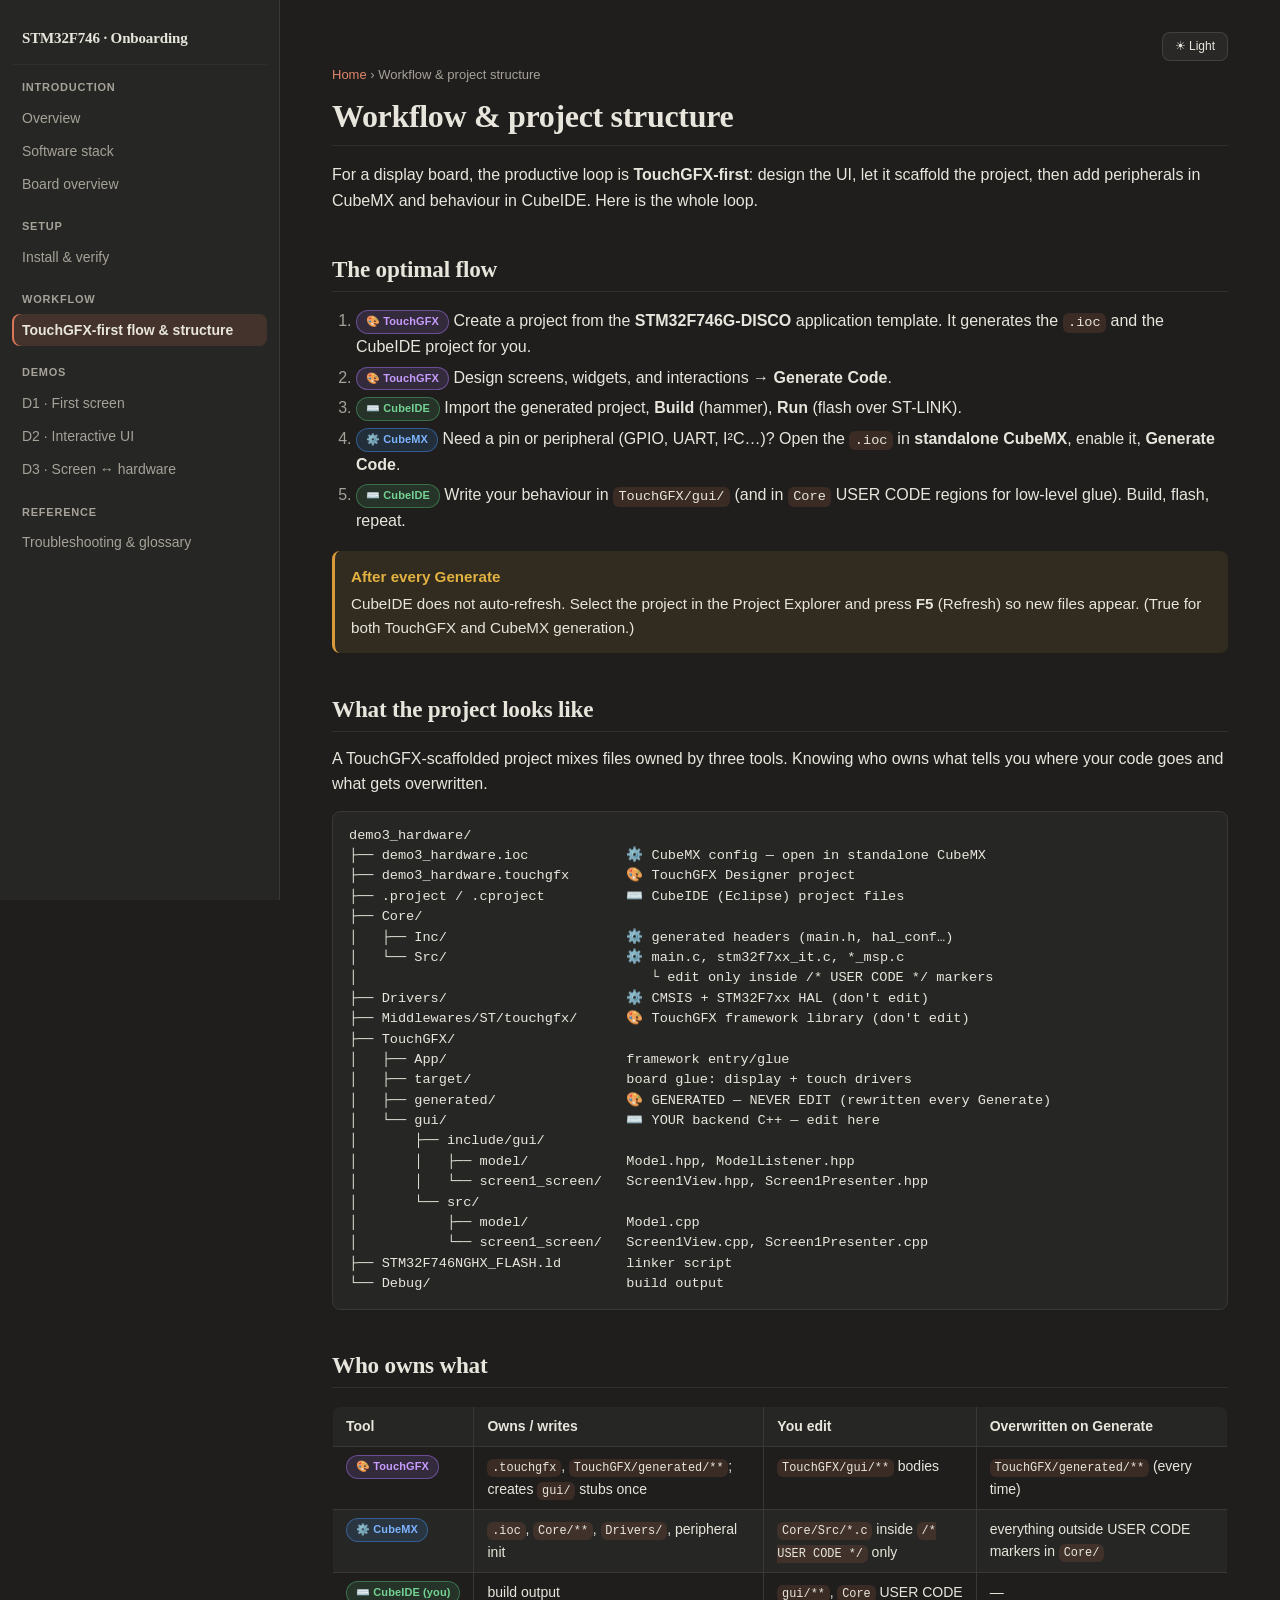
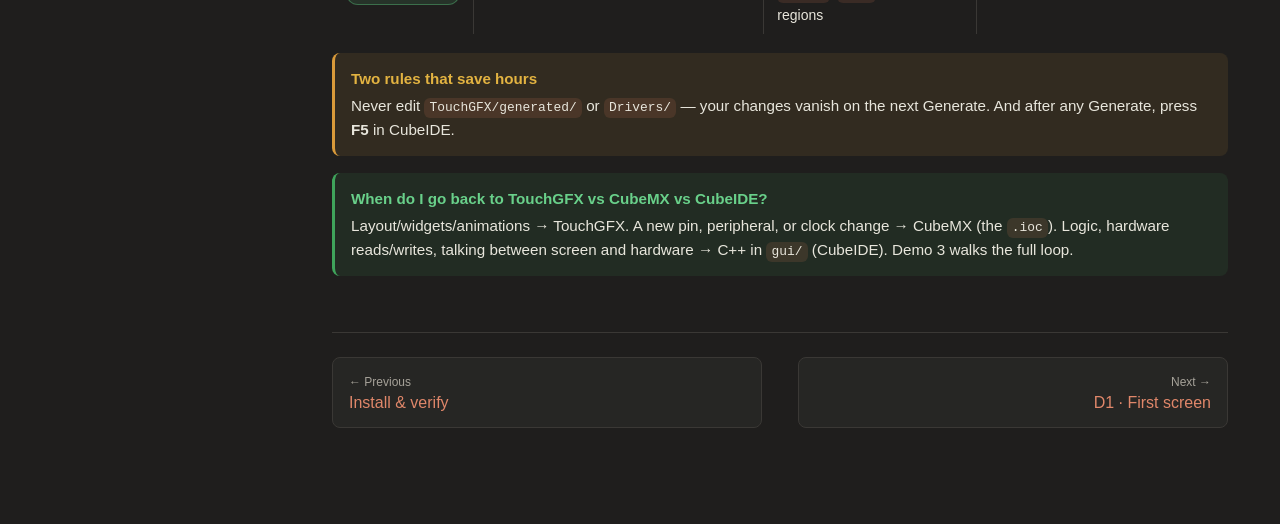
<file: pages/04-workflow.html>
<!DOCTYPE html>
<html lang="en">
<head>
<meta charset="UTF-8">
<meta name="viewport" content="width=device-width, initial-scale=1">
<title>Workflow &amp; project structure · STM32F746G Onboarding</title>
<link rel="stylesheet" href="../assets/style.css">
</head>
<body data-base="../">
<div class="layout">
  <aside id="sidebar"></aside>
  <main>
    <div class="topbar"><button id="theme-toggle" type="button">Light</button></div>
    <div class="content">
      <div class="breadcrumb"><a href="../index.html">Home</a> › Workflow &amp; project structure</div>
      <h1>Workflow &amp; project structure</h1>
<p>For a display board, the productive loop is <strong>TouchGFX-first</strong>: design the UI, let it scaffold the project, then add peripherals in CubeMX and behaviour in CubeIDE. Here is the whole loop.</p>

<h2>The optimal flow</h2>
<ol>
  <li><span class="tool tool-gfx">🎨 TouchGFX</span> Create a project from the <strong>STM32F746G-DISCO</strong> application template. It generates the <code>.ioc</code> and the CubeIDE project for you.</li>
  <li><span class="tool tool-gfx">🎨 TouchGFX</span> Design screens, widgets, and interactions → <strong>Generate Code</strong>.</li>
  <li><span class="tool tool-ide">⌨️ CubeIDE</span> Import the generated project, <strong>Build</strong> (hammer), <strong>Run</strong> (flash over ST-LINK).</li>
  <li><span class="tool tool-mx">⚙️ CubeMX</span> Need a pin or peripheral (GPIO, UART, I²C…)? Open the <code>.ioc</code> in <strong>standalone CubeMX</strong>, enable it, <strong>Generate Code</strong>.</li>
  <li><span class="tool tool-ide">⌨️ CubeIDE</span> Write your behaviour in <code>TouchGFX/gui/</code> (and in <code>Core</code> USER CODE regions for low-level glue). Build, flash, repeat.</li>
</ol>
<div class="warn"><b>After every Generate</b> CubeIDE does not auto-refresh. Select the project in the Project Explorer and press <strong>F5</strong> (Refresh) so new files appear. (True for both TouchGFX and CubeMX generation.)</div>

<h2>What the project looks like</h2>
<p>A TouchGFX-scaffolded project mixes files owned by three tools. Knowing who owns what tells you where your code goes and what gets overwritten.</p>
<pre><code>demo3_hardware/
├── demo3_hardware.ioc            ⚙️ CubeMX config — open in standalone CubeMX
├── demo3_hardware.touchgfx       🎨 TouchGFX Designer project
├── .project / .cproject          ⌨️ CubeIDE (Eclipse) project files
├── Core/
│   ├── Inc/                      ⚙️ generated headers (main.h, hal_conf…)
│   └── Src/                      ⚙️ main.c, stm32f7xx_it.c, *_msp.c
│                                    └ edit only inside /* USER CODE */ markers
├── Drivers/                      ⚙️ CMSIS + STM32F7xx HAL (don't edit)
├── Middlewares/ST/touchgfx/      🎨 TouchGFX framework library (don't edit)
├── TouchGFX/
│   ├── App/                      framework entry/glue
│   ├── target/                   board glue: display + touch drivers
│   ├── generated/                🎨 GENERATED — NEVER EDIT (rewritten every Generate)
│   └── gui/                      ⌨️ YOUR backend C++ — edit here
│       ├── include/gui/
│       │   ├── model/            Model.hpp, ModelListener.hpp
│       │   └── screen1_screen/   Screen1View.hpp, Screen1Presenter.hpp
│       └── src/
│           ├── model/            Model.cpp
│           └── screen1_screen/   Screen1View.cpp, Screen1Presenter.cpp
├── STM32F746NGHX_FLASH.ld        linker script
└── Debug/                        build output</code></pre>

<h2>Who owns what</h2>
<table>
  <thead><tr><th>Tool</th><th>Owns / writes</th><th>You edit</th><th>Overwritten on Generate</th></tr></thead>
  <tbody>
    <tr><td><span class="tool tool-gfx">🎨 TouchGFX</span></td><td><code>.touchgfx</code>, <code>TouchGFX/generated/**</code>; creates <code>gui/</code> stubs once</td><td><code>TouchGFX/gui/**</code> bodies</td><td><code>TouchGFX/generated/**</code> (every time)</td></tr>
    <tr><td><span class="tool tool-mx">⚙️ CubeMX</span></td><td><code>.ioc</code>, <code>Core/**</code>, <code>Drivers/</code>, peripheral init</td><td><code>Core/Src/*.c</code> inside <code>/* USER CODE */</code> only</td><td>everything outside USER CODE markers in <code>Core/</code></td></tr>
    <tr><td><span class="tool tool-ide">⌨️ CubeIDE (you)</span></td><td>build output</td><td><code>gui/**</code>, <code>Core</code> USER CODE regions</td><td>—</td></tr>
  </tbody>
</table>
<div class="warn"><b>Two rules that save hours</b> Never edit <code>TouchGFX/generated/</code> or <code>Drivers/</code> — your changes vanish on the next Generate. And after any Generate, press <strong>F5</strong> in CubeIDE.</div>
<div class="tip"><b>When do I go back to TouchGFX vs CubeMX vs CubeIDE?</b> Layout/widgets/animations → TouchGFX. A new pin, peripheral, or clock change → CubeMX (the <code>.ioc</code>). Logic, hardware reads/writes, talking between screen and hardware → C++ in <code>gui/</code> (CubeIDE). Demo 3 walks the full loop.</div>
    </div>
    <div class="page-nav" id="page-nav"></div>
  </main>
</div>
<script src="../assets/nav.js"></script>
</body>
</html>
</file>
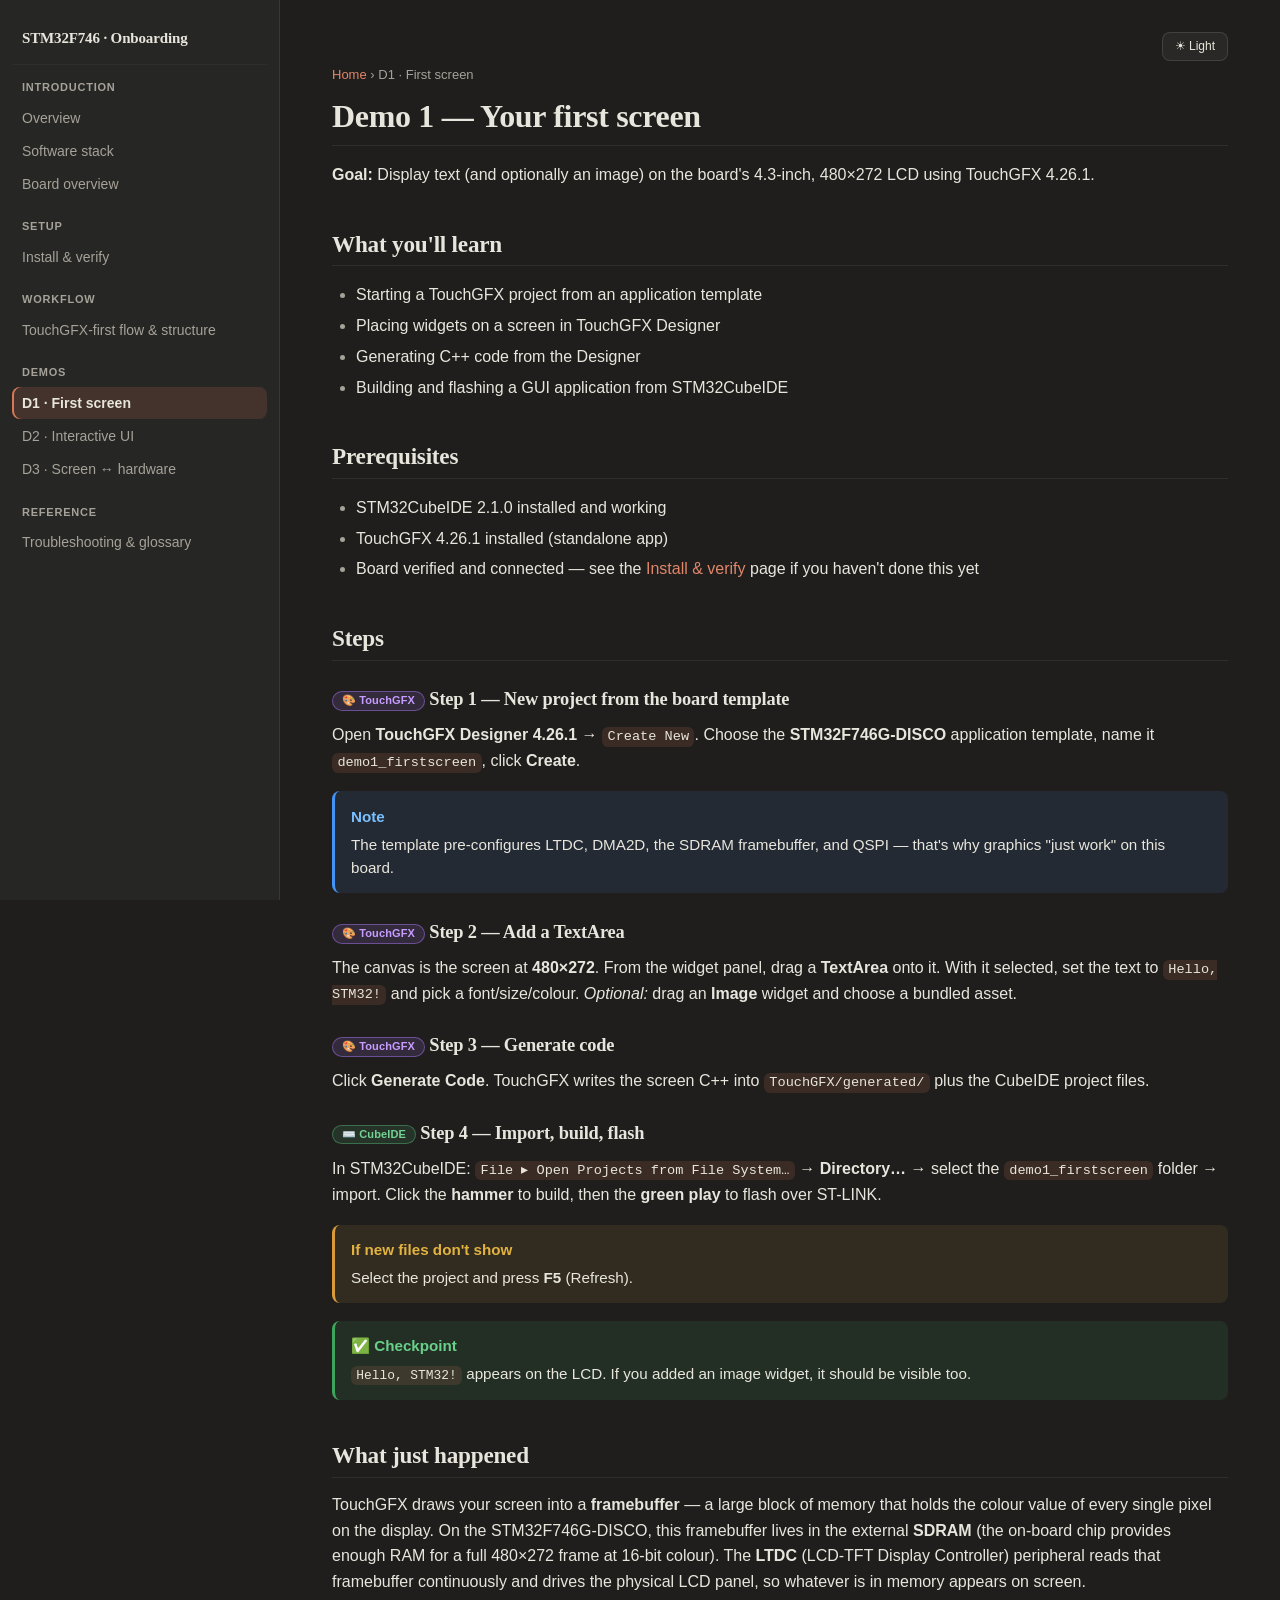
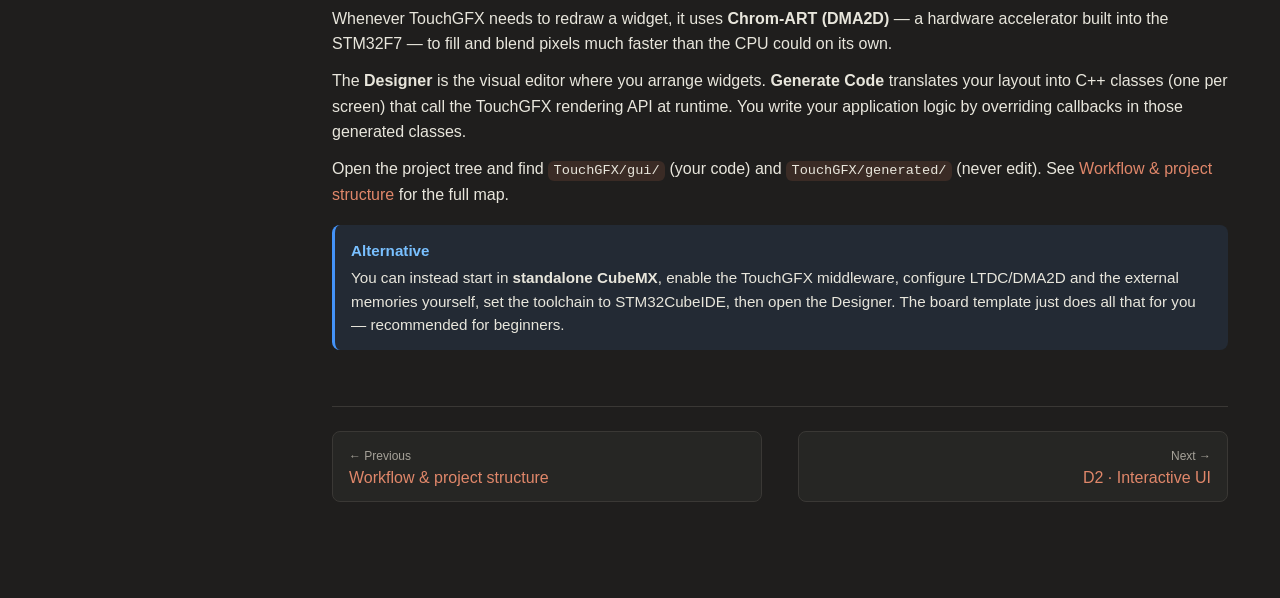
<file: pages/05-demo1-first-screen.html>
<!DOCTYPE html>
<html lang="en">
<head>
<meta charset="UTF-8">
<meta name="viewport" content="width=device-width, initial-scale=1">
<title>D1: First screen · STM32F746G Onboarding</title>
<link rel="stylesheet" href="../assets/style.css">
</head>
<body data-base="../">
<div class="layout">
  <aside id="sidebar"></aside>
  <main>
    <div class="topbar"><button id="theme-toggle" type="button">Light</button></div>
    <div class="content">
      <div class="breadcrumb"><a href="../index.html">Home</a> › D1 · First screen</div>
      <h1>Demo 1 — Your first screen</h1>
      <!-- CONTENT -->

      <p><strong>Goal:</strong> Display text (and optionally an image) on the board's 4.3-inch, 480&times;272 LCD using TouchGFX 4.26.1.</p>

      <h2>What you'll learn</h2>
      <ul>
        <li>Starting a TouchGFX project from an application template</li>
        <li>Placing widgets on a screen in TouchGFX Designer</li>
        <li>Generating C++ code from the Designer</li>
        <li>Building and flashing a GUI application from STM32CubeIDE</li>
      </ul>

      <h2>Prerequisites</h2>
      <ul>
        <li>STM32CubeIDE 2.1.0 installed and working</li>
        <li>TouchGFX 4.26.1 installed (standalone app)</li>
        <li>Board verified and connected — see the <a href="03-install-setup.html">Install &amp; verify</a> page if you haven't done this yet</li>
      </ul>

      <h2>Steps</h2>

      <h3><span class="tool tool-gfx">🎨 TouchGFX</span> Step 1 — New project from the board template</h3>
      <p>Open <b>TouchGFX Designer 4.26.1</b> → <code>Create New</code>. Choose the <b>STM32F746G-DISCO</b> application template, name it <code>demo1_firstscreen</code>, click <b>Create</b>.</p>
      <div class="note"><b>Note</b> The template pre-configures LTDC, DMA2D, the SDRAM framebuffer, and QSPI — that's why graphics "just work" on this board.</div>

      <h3><span class="tool tool-gfx">🎨 TouchGFX</span> Step 2 — Add a TextArea</h3>
      <p>The canvas is the screen at <b>480×272</b>. From the widget panel, drag a <b>TextArea</b> onto it. With it selected, set the text to <code>Hello, STM32!</code> and pick a font/size/colour. <em>Optional:</em> drag an <b>Image</b> widget and choose a bundled asset.</p>

      <h3><span class="tool tool-gfx">🎨 TouchGFX</span> Step 3 — Generate code</h3>
      <p>Click <b>Generate Code</b>. TouchGFX writes the screen C++ into <code>TouchGFX/generated/</code> plus the CubeIDE project files.</p>

      <h3><span class="tool tool-ide">⌨️ CubeIDE</span> Step 4 — Import, build, flash</h3>
      <p>In STM32CubeIDE: <code>File ▸ Open Projects from File System…</code> → <b>Directory…</b> → select the <code>demo1_firstscreen</code> folder → import. Click the <b>hammer</b> to build, then the <b>green play</b> to flash over ST-LINK.</p>
      <div class="warn"><b>If new files don't show</b> Select the project and press <strong>F5</strong> (Refresh).</div>

      <div class="checkpoint"><b>&#x2705; Checkpoint</b> <code>Hello, STM32!</code> appears on the LCD. If you added an image widget, it should be visible too.</div>

      <h2>What just happened</h2>
      <p>
        TouchGFX draws your screen into a <b>framebuffer</b> &mdash; a large block of memory that holds the colour value of every single pixel on the display.
        On the STM32F746G-DISCO, this framebuffer lives in the external <b>SDRAM</b> (the on-board chip provides enough RAM for a full 480&times;272 frame at 16-bit colour).
        The <b>LTDC</b> (LCD-TFT Display Controller) peripheral reads that framebuffer continuously and drives the physical LCD panel, so whatever is in memory appears on screen.
      </p>
      <p>
        Whenever TouchGFX needs to redraw a widget, it uses <b>Chrom-ART (DMA2D)</b> &mdash; a hardware accelerator built into the STM32F7 &mdash; to fill and blend pixels much faster than the CPU could on its own.
      </p>
      <p>
        The <b>Designer</b> is the visual editor where you arrange widgets. <b>Generate Code</b> translates your layout into C++ classes (one per screen) that call the TouchGFX rendering API at runtime. You write your application logic by overriding callbacks in those generated classes.
      </p>

      <p>Open the project tree and find <code>TouchGFX/gui/</code> (your code) and <code>TouchGFX/generated/</code> (never edit). See <a href="04-workflow.html">Workflow &amp; project structure</a> for the full map.</p>

      <div class="note"><b>Alternative</b> You can instead start in <strong>standalone CubeMX</strong>, enable the TouchGFX middleware, configure LTDC/DMA2D and the external memories yourself, set the toolchain to STM32CubeIDE, then open the Designer. The board template just does all that for you — recommended for beginners.</div>

    </div>
    <div class="page-nav" id="page-nav"></div>
  </main>
</div>
<script src="../assets/nav.js"></script>
</body>
</html>
</file>
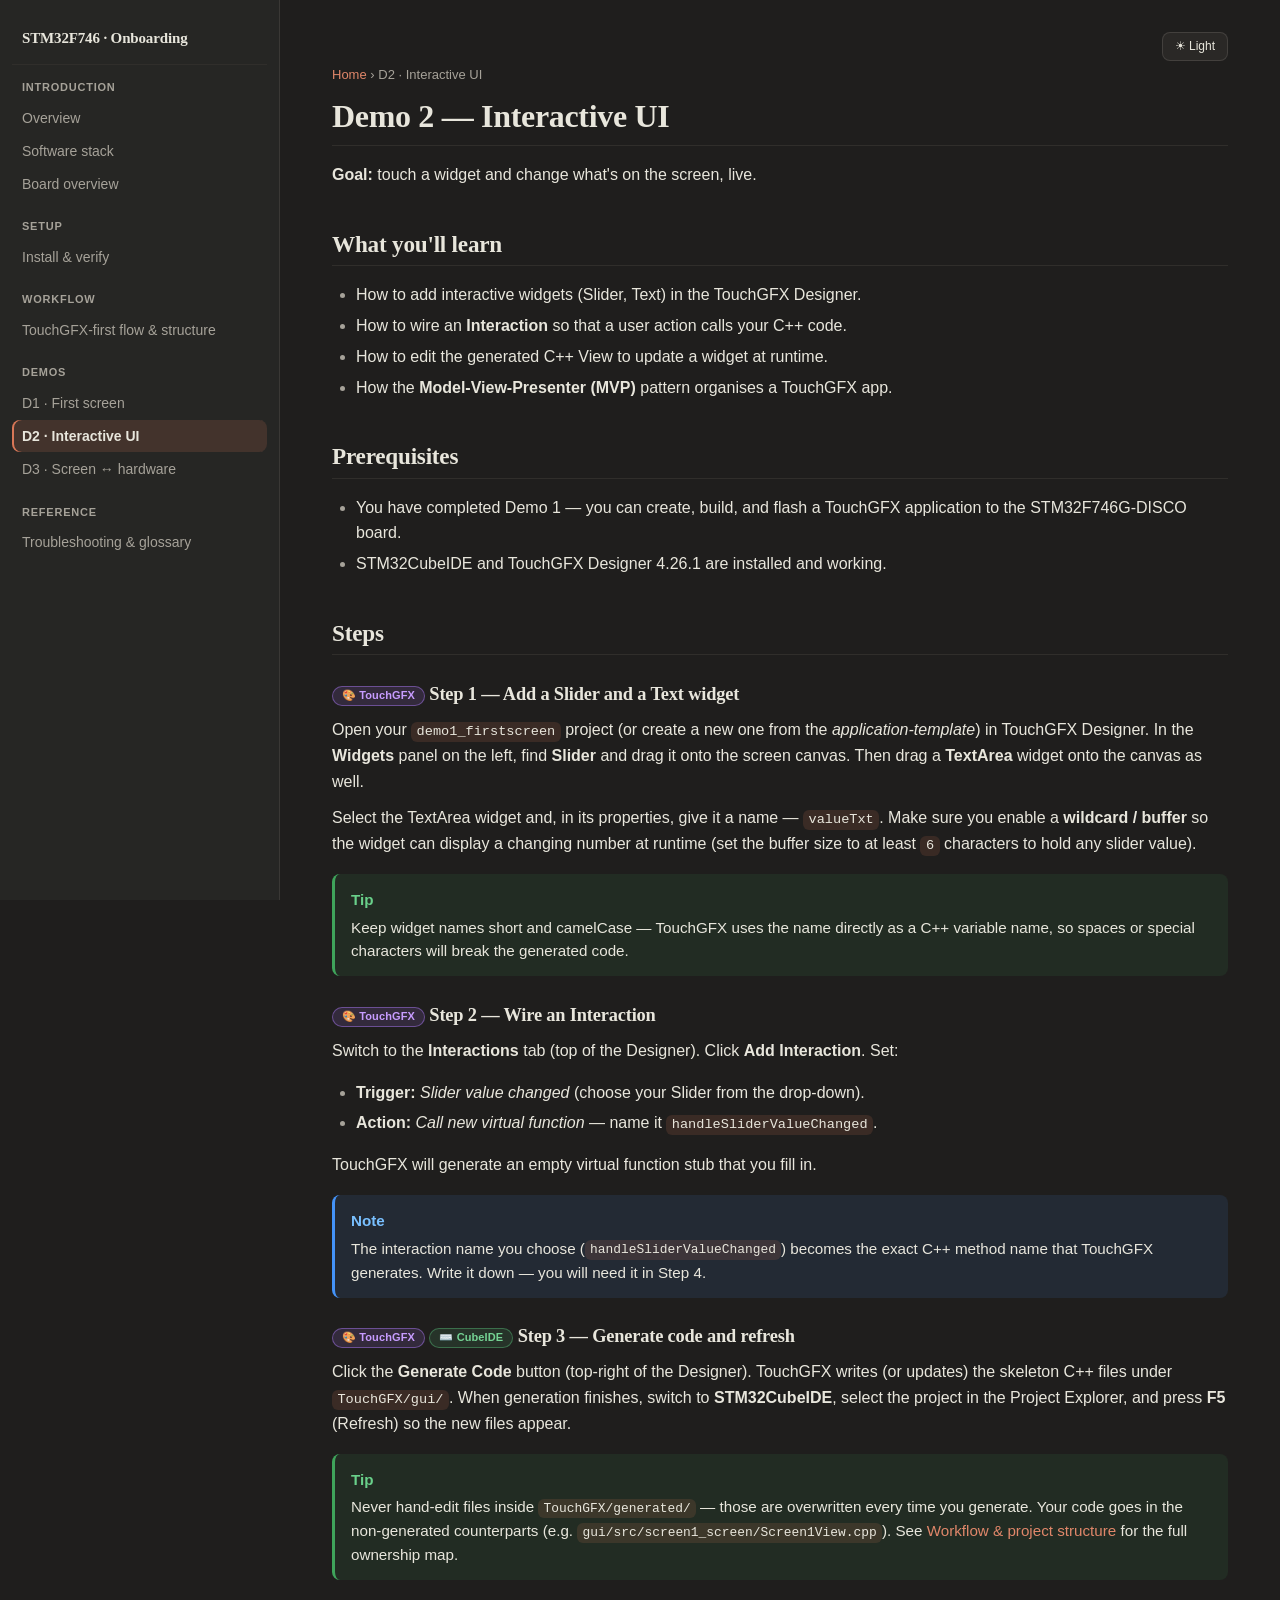
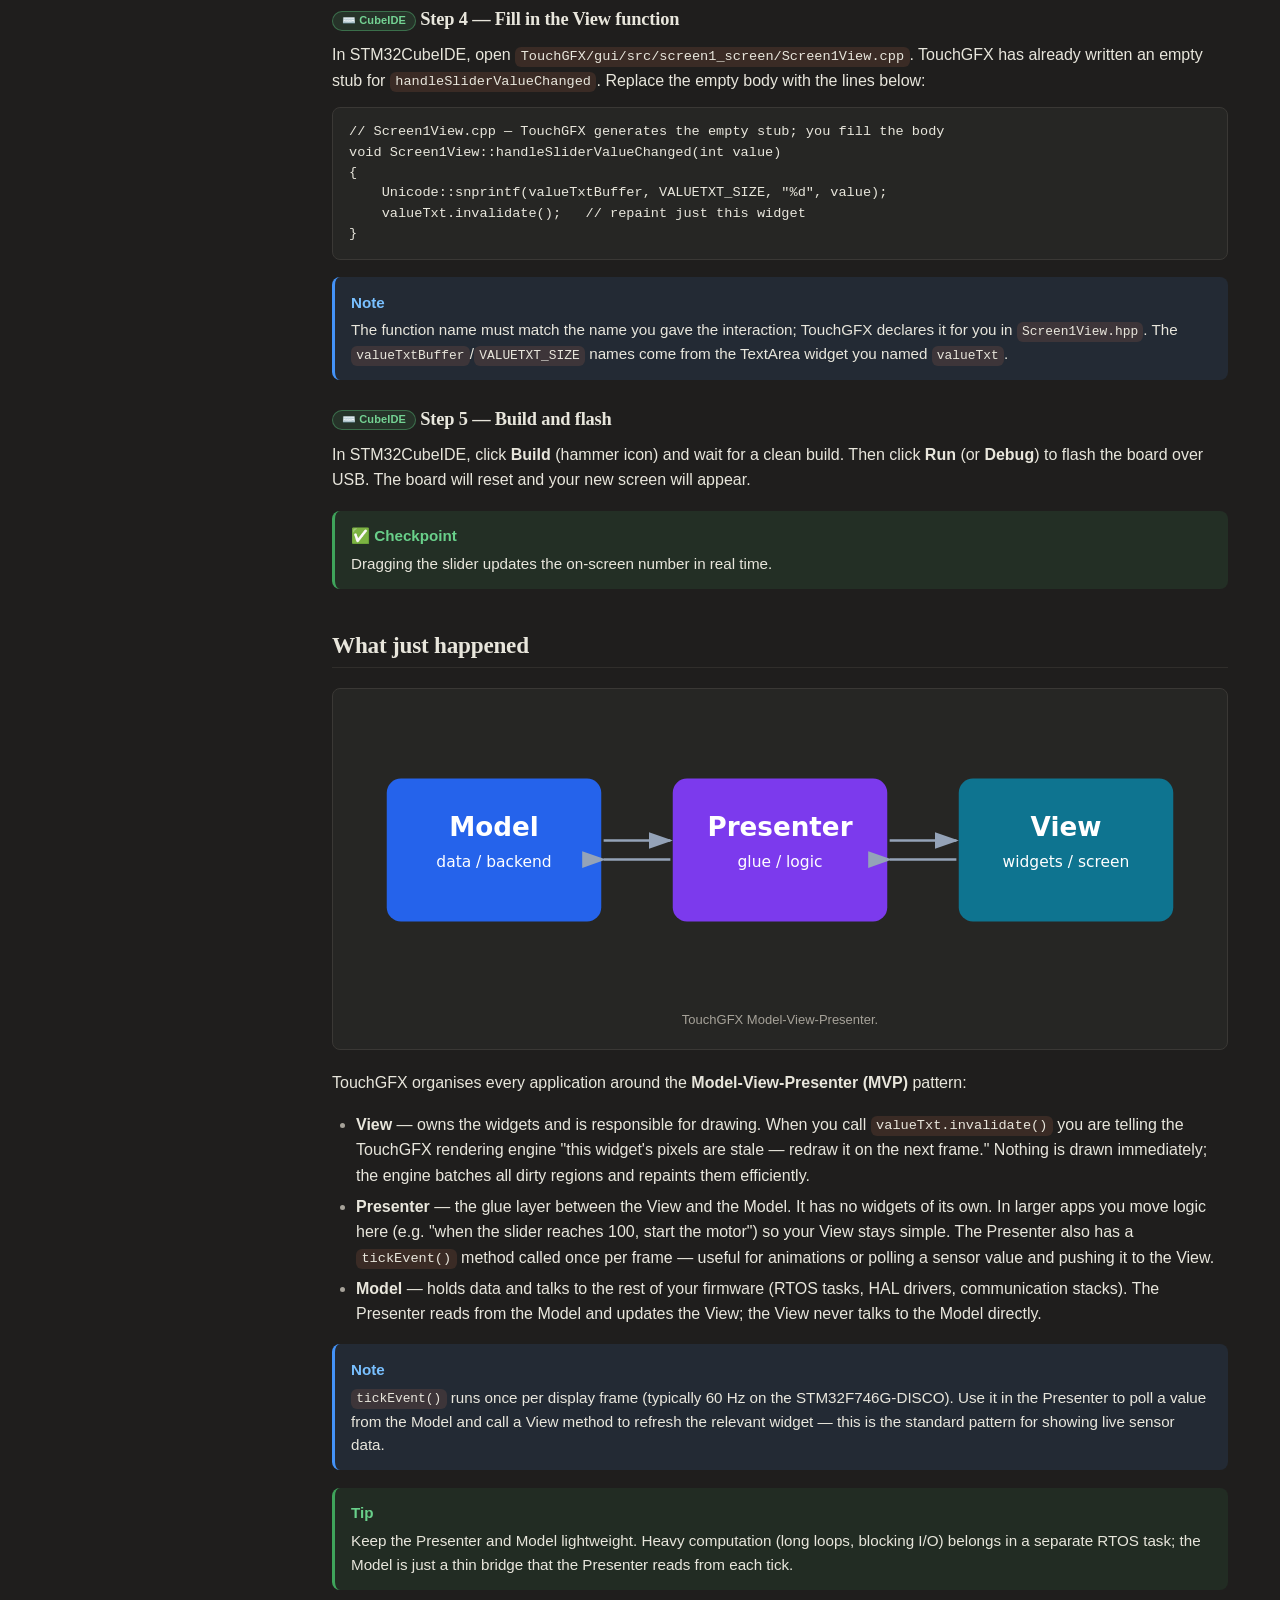
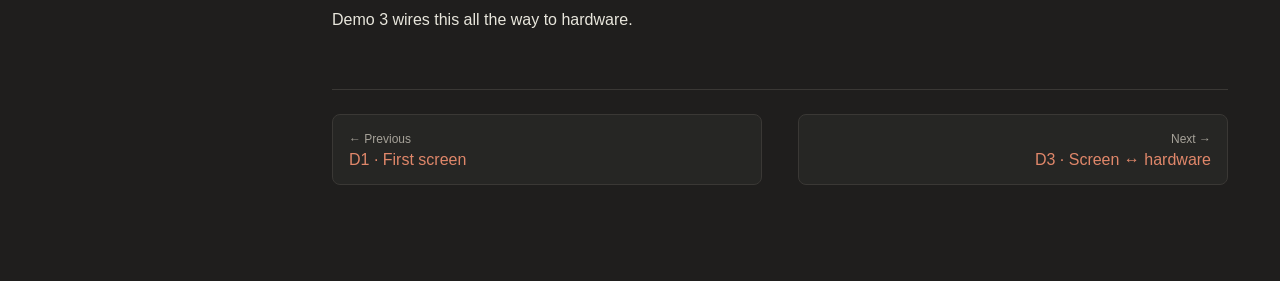
<file: pages/06-demo2-interactive.html>
<!DOCTYPE html>
<html lang="en">
<head>
<meta charset="UTF-8">
<meta name="viewport" content="width=device-width, initial-scale=1">
<title>D2: Interactive UI · STM32F746G Onboarding</title>
<link rel="stylesheet" href="../assets/style.css">
</head>
<body data-base="../">
<div class="layout">
  <aside id="sidebar"></aside>
  <main>
    <div class="topbar"><button id="theme-toggle" type="button">Light</button></div>
    <div class="content">
      <div class="breadcrumb"><a href="../index.html">Home</a> › D2 · Interactive UI</div>
      <h1>Demo 2 — Interactive UI</h1>
      <!-- CONTENT -->

      <p><strong>Goal:</strong> touch a widget and change what's on the screen, live.</p>

      <h2>What you'll learn</h2>
      <ul>
        <li>How to add interactive widgets (Slider, Text) in the TouchGFX Designer.</li>
        <li>How to wire an <strong>Interaction</strong> so that a user action calls your C++ code.</li>
        <li>How to edit the generated C++ View to update a widget at runtime.</li>
        <li>How the <strong>Model-View-Presenter (MVP)</strong> pattern organises a TouchGFX app.</li>
      </ul>

      <h2>Prerequisites</h2>
      <ul>
        <li>You have completed Demo 1 — you can create, build, and flash a TouchGFX application to the STM32F746G-DISCO board.</li>
        <li>STM32CubeIDE and TouchGFX Designer 4.26.1 are installed and working.</li>
      </ul>

      <h2>Steps</h2>

      <h3><span class="tool tool-gfx">🎨 TouchGFX</span> Step 1 — Add a Slider and a Text widget</h3>
      <p>
        Open your <code>demo1_firstscreen</code> project (or create a new one from the <em>application-template</em>) in
        TouchGFX Designer. In the <strong>Widgets</strong> panel on the left, find <strong>Slider</strong> and drag it
        onto the screen canvas. Then drag a <strong>TextArea</strong> widget onto the canvas as well.
      </p>
      <p>
        Select the TextArea widget and, in its properties, give it a name — <code>valueTxt</code>. Make sure
        you enable a <strong>wildcard / buffer</strong> so the widget can display a changing number at runtime
        (set the buffer size to at least <code>6</code> characters to hold any slider value).
      </p>
      <div class="tip"><b>Tip</b> Keep widget names short and camelCase — TouchGFX uses the name directly as a C++ variable name, so spaces or special characters will break the generated code.</div>

      <h3><span class="tool tool-gfx">🎨 TouchGFX</span> Step 2 — Wire an Interaction</h3>
      <p>
        Switch to the <strong>Interactions</strong> tab (top of the Designer). Click <strong>Add Interaction</strong>.
        Set:
      </p>
      <ul>
        <li><strong>Trigger:</strong> <em>Slider value changed</em> (choose your Slider from the drop-down).</li>
        <li><strong>Action:</strong> <em>Call new virtual function</em> — name it <code>handleSliderValueChanged</code>.</li>
      </ul>
      <p>
        TouchGFX will generate an empty virtual function stub that you fill in.
      </p>
      <div class="note"><b>Note</b> The interaction name you choose (<code>handleSliderValueChanged</code>) becomes the exact C++ method name that TouchGFX generates. Write it down — you will need it in Step 4.</div>

      <h3><span class="tool tool-gfx">🎨 TouchGFX</span> <span class="tool tool-ide">⌨️ CubeIDE</span> Step 3 — Generate code and refresh</h3>
      <p>
        Click the <strong>Generate Code</strong> button (top-right of the Designer). TouchGFX writes (or updates) the
        skeleton C++ files under <code>TouchGFX/gui/</code>. When generation finishes, switch to
        <strong>STM32CubeIDE</strong>, select the project in the Project Explorer, and press <strong>F5</strong> (Refresh)
        so the new files appear.
      </p>
      <div class="tip"><b>Tip</b> Never hand-edit files inside <code>TouchGFX/generated/</code> — those are overwritten every time you generate. Your code goes in the non-generated counterparts (e.g. <code>gui/src/screen1_screen/Screen1View.cpp</code>). See <a href="04-workflow.html">Workflow &amp; project structure</a> for the full ownership map.</div>

      <h3><span class="tool tool-ide">⌨️ CubeIDE</span> Step 4 — Fill in the View function</h3>
      <p>
        In STM32CubeIDE, open
        <code>TouchGFX/gui/src/screen1_screen/Screen1View.cpp</code>.
        TouchGFX has already written an empty stub for <code>handleSliderValueChanged</code>. Replace the empty body
        with the lines below:
      </p>
<pre><code>// Screen1View.cpp — TouchGFX generates the empty stub; you fill the body
void Screen1View::handleSliderValueChanged(int value)
{
    Unicode::snprintf(valueTxtBuffer, VALUETXT_SIZE, "%d", value);
    valueTxt.invalidate();   // repaint just this widget
}</code></pre>
      <div class="note"><b>Note</b> The function name must match the name you gave the interaction; TouchGFX declares it for you in <code>Screen1View.hpp</code>. The <code>valueTxtBuffer</code>/<code>VALUETXT_SIZE</code> names come from the TextArea widget you named <code>valueTxt</code>.</div>

      <h3><span class="tool tool-ide">⌨️ CubeIDE</span> Step 5 — Build and flash</h3>
      <p>
        In STM32CubeIDE, click <strong>Build</strong> (hammer icon) and wait for a clean build. Then click
        <strong>Run</strong> (or <strong>Debug</strong>) to flash the board over USB. The board will reset and your
        new screen will appear.
      </p>

      <div class="checkpoint"><b>&#x2705; Checkpoint</b> Dragging the slider updates the on-screen number in real time.</div>

      <h2>What just happened</h2>

      <figure>
        <img src="../assets/img/touchgfx-mvp.svg" alt="Model-View-Presenter: Model holds data, Presenter is the glue, View holds widgets">
        <figcaption>TouchGFX Model-View-Presenter.</figcaption>
      </figure>

      <p>
        TouchGFX organises every application around the <strong>Model-View-Presenter (MVP)</strong> pattern:
      </p>
      <ul>
        <li>
          <strong>View</strong> — owns the widgets and is responsible for drawing. When you call
          <code>valueTxt.invalidate()</code> you are telling the TouchGFX rendering engine
          "this widget's pixels are stale — redraw it on the next frame." Nothing is drawn
          immediately; the engine batches all dirty regions and repaints them efficiently.
        </li>
        <li>
          <strong>Presenter</strong> — the glue layer between the View and the Model. It has no
          widgets of its own. In larger apps you move logic here (e.g. "when the slider
          reaches 100, start the motor") so your View stays simple. The Presenter also has
          a <code>tickEvent()</code> method called once per frame — useful for animations or
          polling a sensor value and pushing it to the View.
        </li>
        <li>
          <strong>Model</strong> — holds data and talks to the rest of your firmware (RTOS tasks,
          HAL drivers, communication stacks). The Presenter reads from the Model and updates
          the View; the View never talks to the Model directly.
        </li>
      </ul>

      <div class="note"><b>Note</b> <code>tickEvent()</code> runs once per display frame (typically 60 Hz on the STM32F746G-DISCO). Use it in the Presenter to poll a value from the Model and call a View method to refresh the relevant widget — this is the standard pattern for showing live sensor data.</div>

      <div class="tip"><b>Tip</b> Keep the Presenter and Model lightweight. Heavy computation (long loops, blocking I/O) belongs in a separate RTOS task; the Model is just a thin bridge that the Presenter reads from each tick.</div>

      <p>Demo 3 wires this all the way to hardware.</p>

    </div>
    <div class="page-nav" id="page-nav"></div>
  </main>
</div>
<script src="../assets/nav.js"></script>
</body>
</html>
</file>
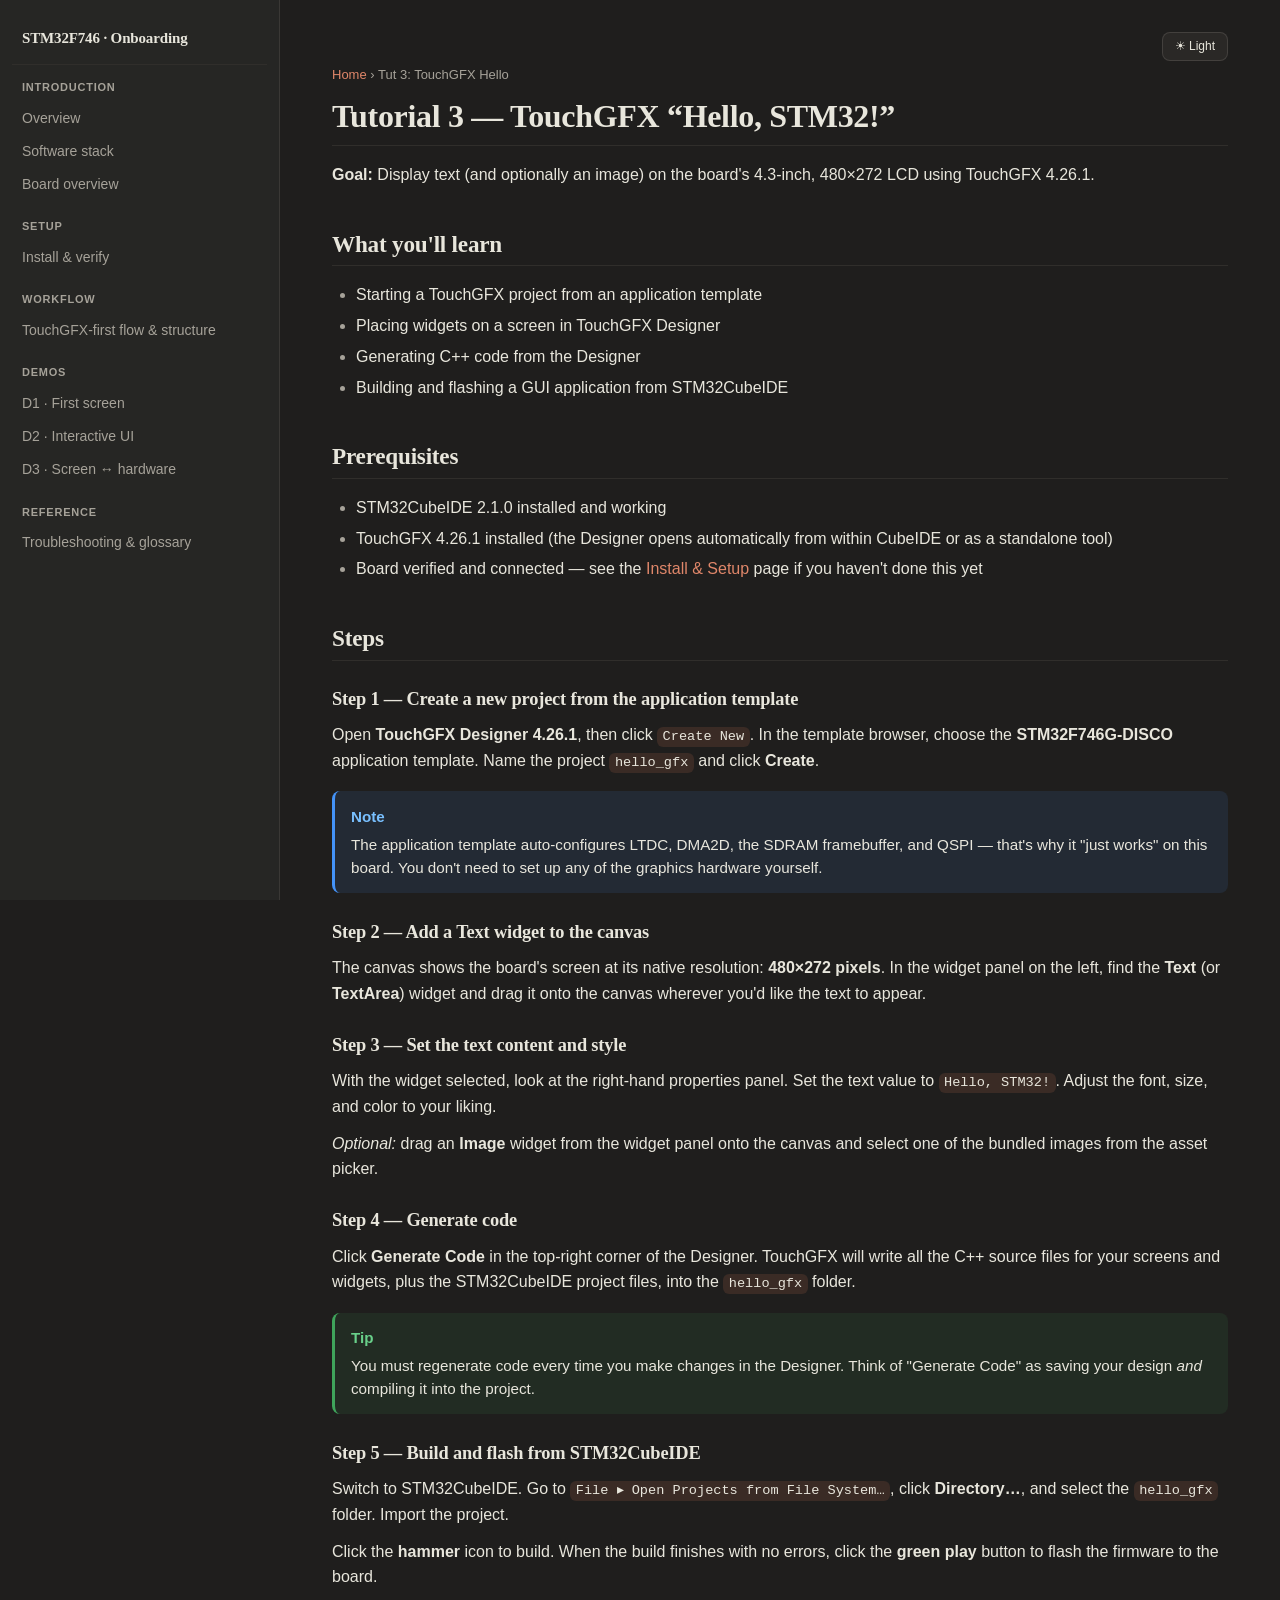
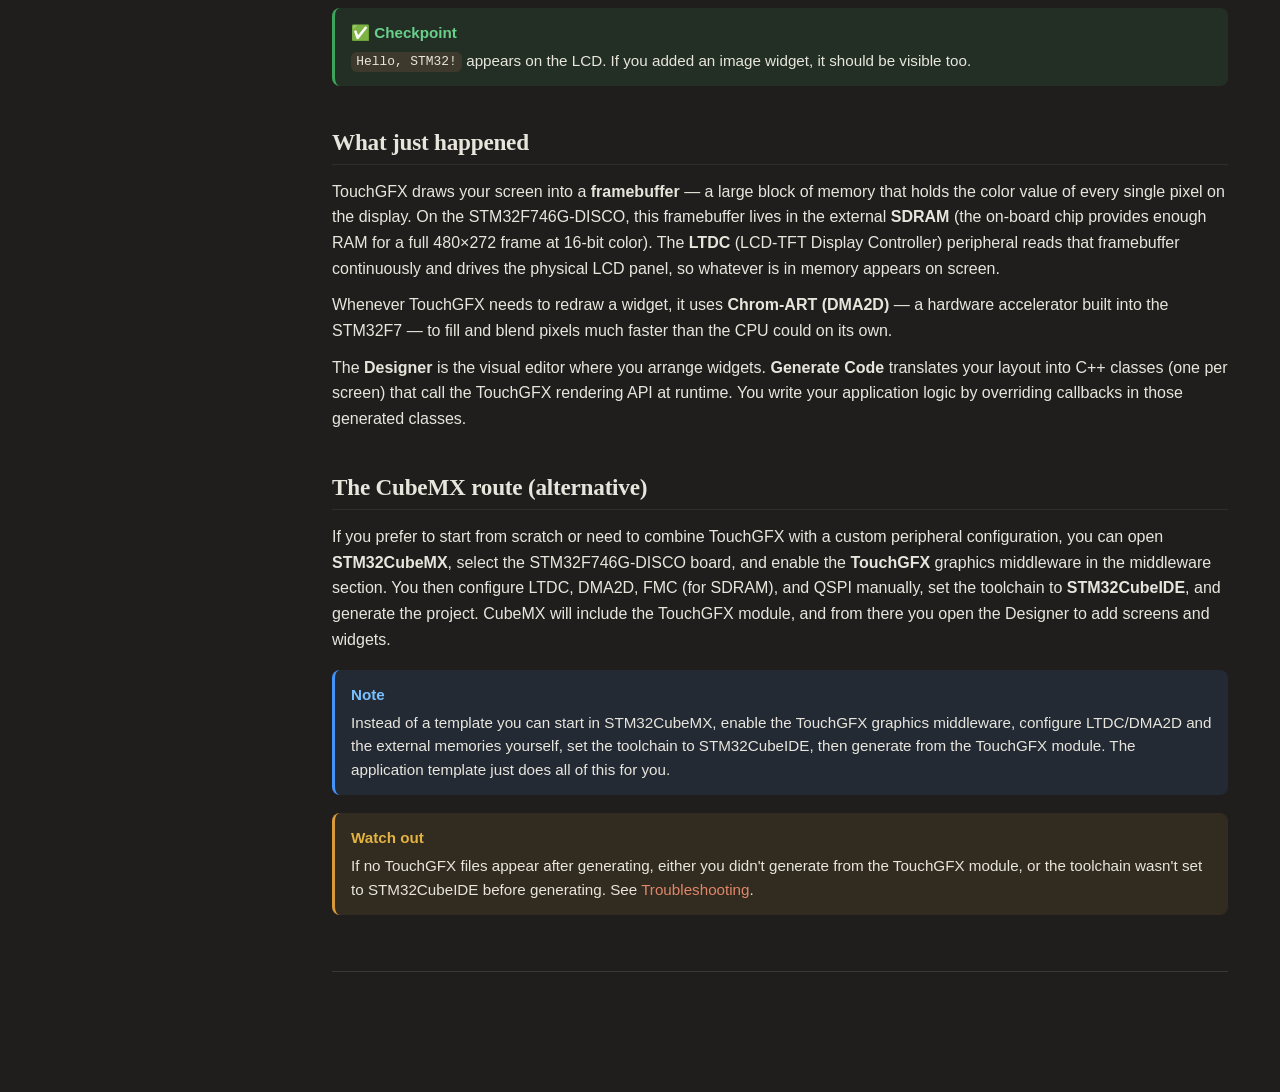
<file: pages/06-tut-touchgfx-hello.html>
<!DOCTYPE html>
<html lang="en">
<head>
<meta charset="UTF-8">
<meta name="viewport" content="width=device-width, initial-scale=1">
<title>Tutorial 3: TouchGFX Hello World · STM32F746G Getting Started</title>
<link rel="stylesheet" href="../assets/style.css">
</head>
<body data-base="../">
<div class="layout">
  <aside id="sidebar"></aside>
  <main>
    <div class="topbar"><button id="theme-toggle" type="button">Light</button></div>
    <div class="content">
      <div class="breadcrumb"><a href="../index.html">Home</a> › Tut 3: TouchGFX Hello</div>
      <h1>Tutorial 3 &mdash; TouchGFX &ldquo;Hello, STM32!&rdquo;</h1>
      <!-- CONTENT -->

      <p><strong>Goal:</strong> Display text (and optionally an image) on the board's 4.3-inch, 480&times;272 LCD using TouchGFX 4.26.1.</p>

      <h2>What you'll learn</h2>
      <ul>
        <li>Starting a TouchGFX project from an application template</li>
        <li>Placing widgets on a screen in TouchGFX Designer</li>
        <li>Generating C++ code from the Designer</li>
        <li>Building and flashing a GUI application from STM32CubeIDE</li>
      </ul>

      <h2>Prerequisites</h2>
      <ul>
        <li>STM32CubeIDE 2.1.0 installed and working</li>
        <li>TouchGFX 4.26.1 installed (the Designer opens automatically from within CubeIDE or as a standalone tool)</li>
        <li>Board verified and connected — see the <a href="03-install-setup.html">Install &amp; Setup</a> page if you haven't done this yet</li>
      </ul>

      <h2>Steps</h2>

      <h3>Step 1 &mdash; Create a new project from the application template</h3>
      <p>
        Open <b>TouchGFX Designer 4.26.1</b>, then click <code>Create New</code>.
        In the template browser, choose the <b>STM32F746G-DISCO</b> application template.
        Name the project <code>hello_gfx</code> and click <b>Create</b>.
      </p>
      <div class="note"><b>Note</b> The application template auto-configures LTDC, DMA2D, the SDRAM framebuffer, and QSPI — that's why it "just works" on this board. You don't need to set up any of the graphics hardware yourself.</div>

      <h3>Step 2 &mdash; Add a Text widget to the canvas</h3>
      <p>
        The canvas shows the board's screen at its native resolution: <b>480&times;272 pixels</b>.
        In the widget panel on the left, find the <b>Text</b> (or <b>TextArea</b>) widget and drag it onto the canvas wherever you'd like the text to appear.
      </p>

      <h3>Step 3 &mdash; Set the text content and style</h3>
      <p>
        With the widget selected, look at the right-hand properties panel.
        Set the text value to <code>Hello, STM32!</code>.
        Adjust the font, size, and color to your liking.
      </p>
      <p>
        <em>Optional:</em> drag an <b>Image</b> widget from the widget panel onto the canvas and select one of the bundled images from the asset picker.
      </p>

      <h3>Step 4 &mdash; Generate code</h3>
      <p>
        Click <b>Generate Code</b> in the top-right corner of the Designer.
        TouchGFX will write all the C++ source files for your screens and widgets, plus the STM32CubeIDE project files, into the <code>hello_gfx</code> folder.
      </p>
      <div class="tip"><b>Tip</b> You must regenerate code every time you make changes in the Designer. Think of "Generate Code" as saving your design <em>and</em> compiling it into the project.</div>

      <h3>Step 5 &mdash; Build and flash from STM32CubeIDE</h3>
      <p>
        Switch to STM32CubeIDE. Go to <code>File ▸ Open Projects from File System…</code>, click <b>Directory…</b>, and select the <code>hello_gfx</code> folder. Import the project.
      </p>
      <p>
        Click the <b>hammer</b> icon to build. When the build finishes with no errors, click the <b>green play</b> button to flash the firmware to the board.
      </p>

      <div class="checkpoint"><b>&#x2705; Checkpoint</b> <code>Hello, STM32!</code> appears on the LCD. If you added an image widget, it should be visible too.</div>

      <h2>What just happened</h2>
      <p>
        TouchGFX draws your screen into a <b>framebuffer</b> &mdash; a large block of memory that holds the color value of every single pixel on the display.
        On the STM32F746G-DISCO, this framebuffer lives in the external <b>SDRAM</b> (the on-board chip provides enough RAM for a full 480&times;272 frame at 16-bit color).
        The <b>LTDC</b> (LCD-TFT Display Controller) peripheral reads that framebuffer continuously and drives the physical LCD panel, so whatever is in memory appears on screen.
      </p>
      <p>
        Whenever TouchGFX needs to redraw a widget, it uses <b>Chrom-ART (DMA2D)</b> &mdash; a hardware accelerator built into the STM32F7 &mdash; to fill and blend pixels much faster than the CPU could on its own.
      </p>
      <p>
        The <b>Designer</b> is the visual editor where you arrange widgets. <b>Generate Code</b> translates your layout into C++ classes (one per screen) that call the TouchGFX rendering API at runtime. You write your application logic by overriding callbacks in those generated classes.
      </p>

      <h2>The CubeMX route (alternative)</h2>
      <p>
        If you prefer to start from scratch or need to combine TouchGFX with a custom peripheral configuration, you can open <b>STM32CubeMX</b>, select the STM32F746G-DISCO board, and enable the <b>TouchGFX</b> graphics middleware in the middleware section.
        You then configure LTDC, DMA2D, FMC (for SDRAM), and QSPI manually, set the toolchain to <b>STM32CubeIDE</b>, and generate the project.
        CubeMX will include the TouchGFX module, and from there you open the Designer to add screens and widgets.
      </p>
      <div class="note"><b>Note</b> Instead of a template you can start in STM32CubeMX, enable the TouchGFX graphics middleware, configure LTDC/DMA2D and the external memories yourself, set the toolchain to STM32CubeIDE, then generate from the TouchGFX module. The application template just does all of this for you.</div>

      <div class="warn"><b>Watch out</b> If no TouchGFX files appear after generating, either you didn't generate from the TouchGFX module, or the toolchain wasn't set to STM32CubeIDE before generating. See <a href="08-troubleshooting.html">Troubleshooting</a>.</div>

    </div>
    <div class="page-nav" id="page-nav"></div>
  </main>
</div>
<script src="../assets/nav.js"></script>
</body>
</html>
</file>
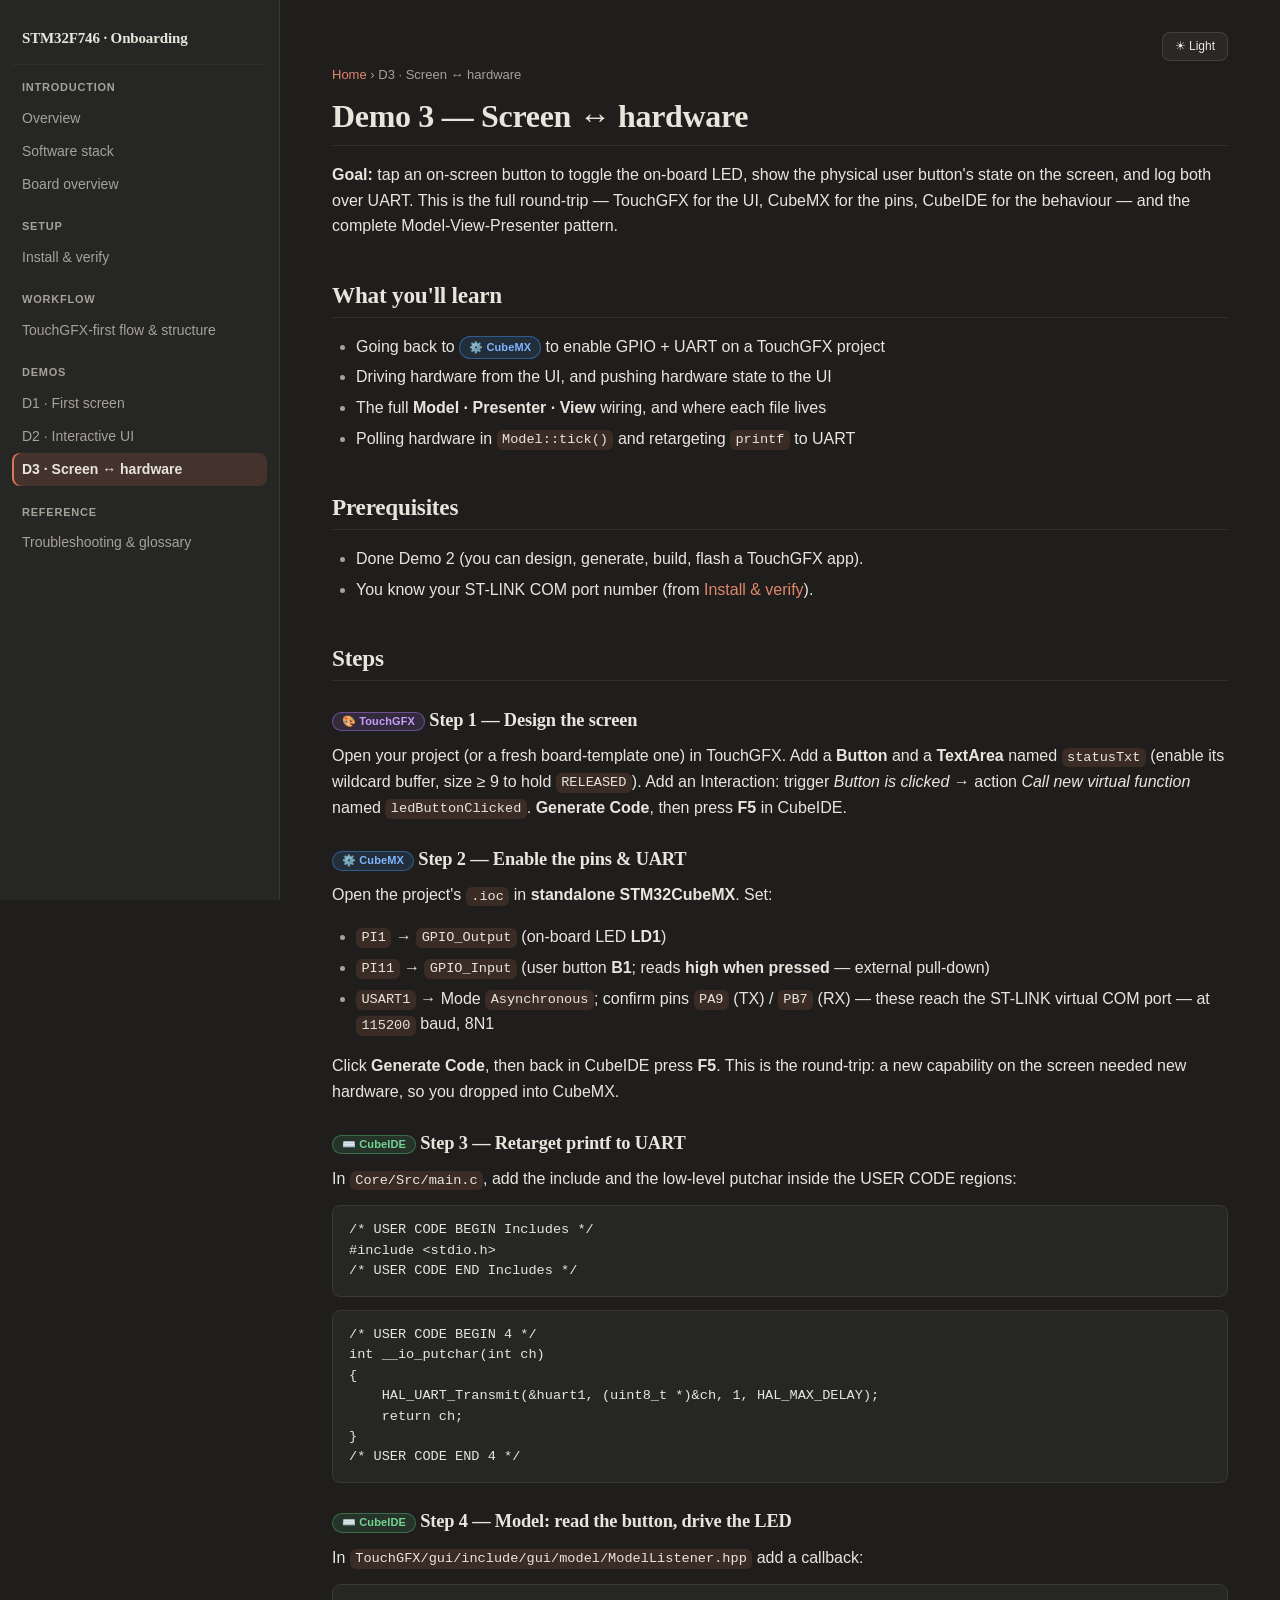
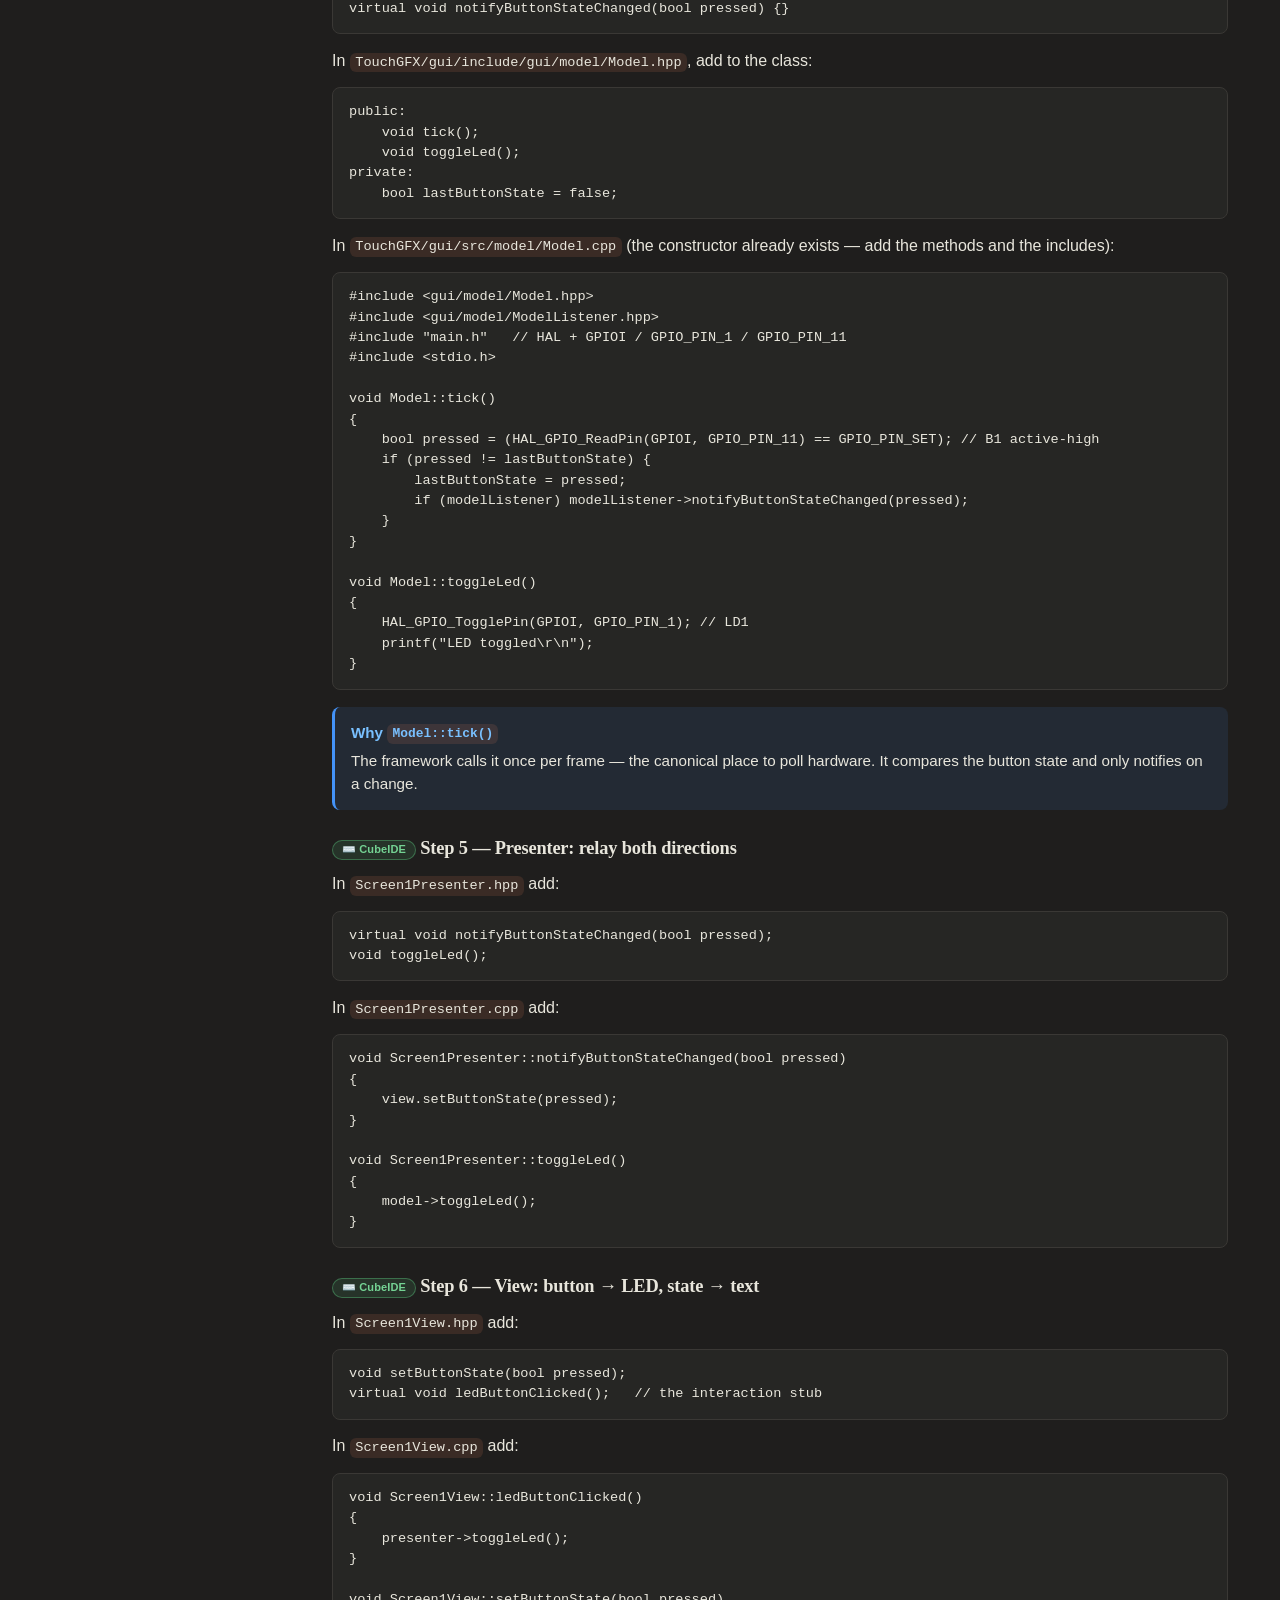
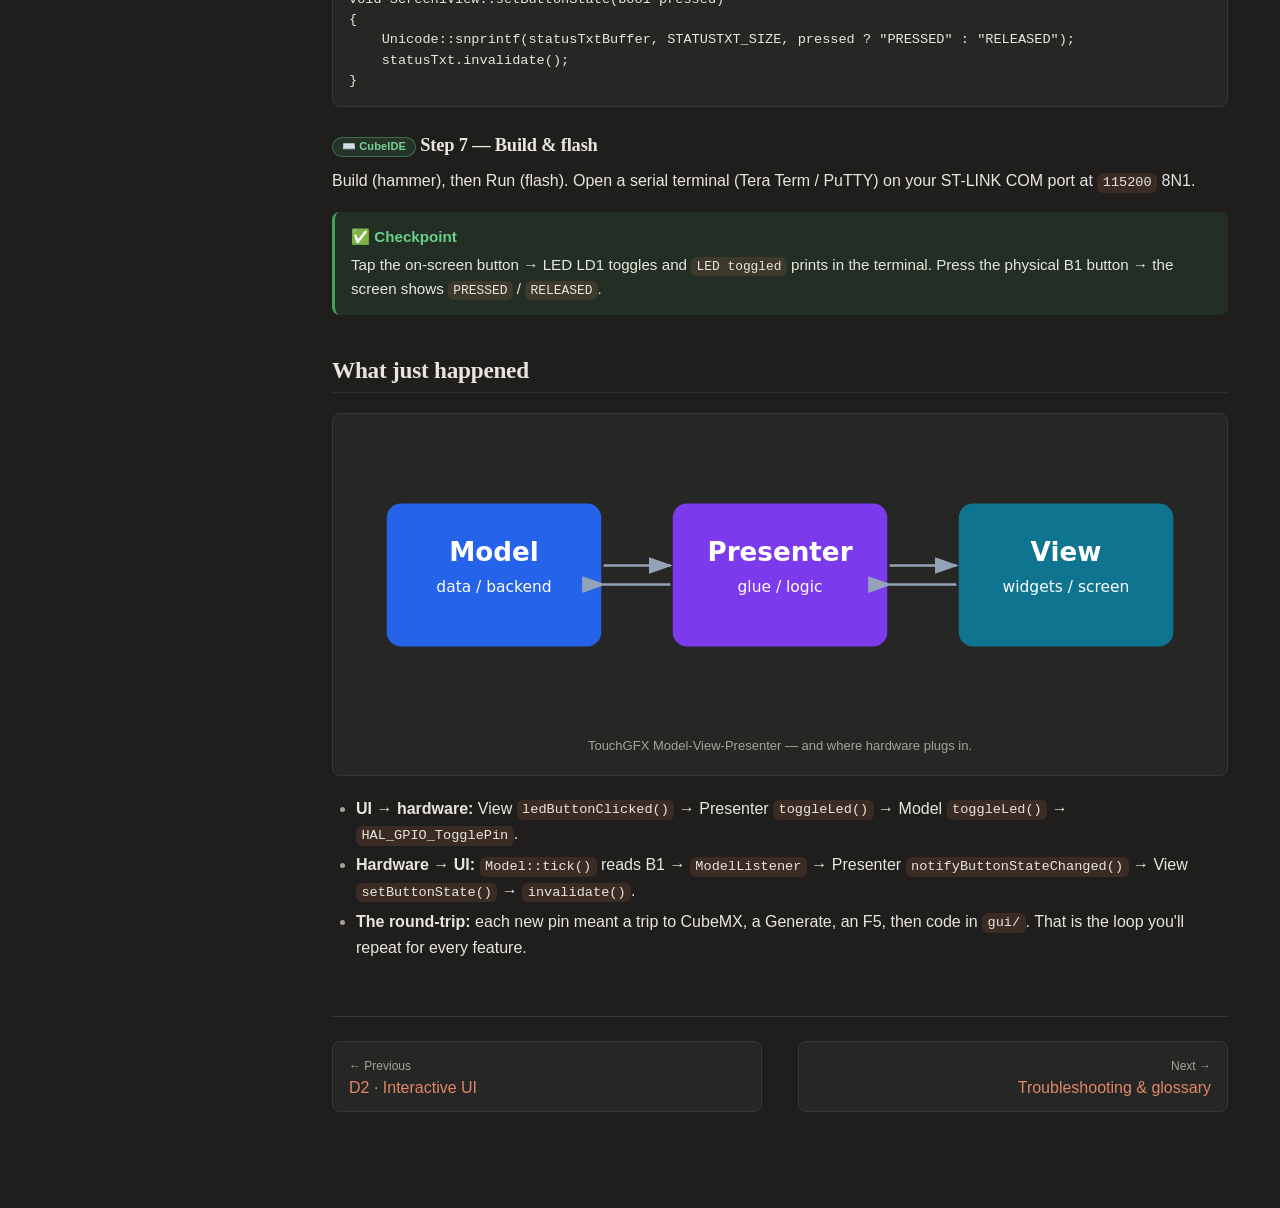
<file: pages/07-demo3-hardware.html>
<!DOCTYPE html>
<html lang="en">
<head>
<meta charset="UTF-8">
<meta name="viewport" content="width=device-width, initial-scale=1">
<title>D3: Screen ↔ hardware · STM32F746G Onboarding</title>
<link rel="stylesheet" href="../assets/style.css">
</head>
<body data-base="../">
<div class="layout">
  <aside id="sidebar"></aside>
  <main>
    <div class="topbar"><button id="theme-toggle" type="button">Light</button></div>
    <div class="content">
      <div class="breadcrumb"><a href="../index.html">Home</a> › D3 · Screen ↔ hardware</div>
      <h1>Demo 3 — Screen ↔ hardware</h1>
<p><strong>Goal:</strong> tap an on-screen button to toggle the on-board LED, show the physical user button's state on the screen, and log both over UART. This is the full round-trip — TouchGFX for the UI, CubeMX for the pins, CubeIDE for the behaviour — and the complete Model-View-Presenter pattern.</p>
<h2>What you'll learn</h2>
<ul>
  <li>Going back to <span class="tool tool-mx">⚙️ CubeMX</span> to enable GPIO + UART on a TouchGFX project</li>
  <li>Driving hardware from the UI, and pushing hardware state to the UI</li>
  <li>The full <strong>Model · Presenter · View</strong> wiring, and where each file lives</li>
  <li>Polling hardware in <code>Model::tick()</code> and retargeting <code>printf</code> to UART</li>
</ul>
<h2>Prerequisites</h2>
<ul>
  <li>Done Demo 2 (you can design, generate, build, flash a TouchGFX app).</li>
  <li>You know your ST-LINK COM port number (from <a href="03-install-setup.html">Install &amp; verify</a>).</li>
</ul>

<h2>Steps</h2>
<h3><span class="tool tool-gfx">🎨 TouchGFX</span> Step 1 — Design the screen</h3>
<p>Open your project (or a fresh board-template one) in TouchGFX. Add a <b>Button</b> and a <b>TextArea</b> named <code>statusTxt</code> (enable its wildcard buffer, size ≥ 9 to hold <code>RELEASED</code>). Add an Interaction: trigger <em>Button is clicked</em> → action <em>Call new virtual function</em> named <code>ledButtonClicked</code>. <b>Generate Code</b>, then press <b>F5</b> in CubeIDE.</p>

<h3><span class="tool tool-mx">⚙️ CubeMX</span> Step 2 — Enable the pins &amp; UART</h3>
<p>Open the project's <code>.ioc</code> in <strong>standalone STM32CubeMX</strong>. Set:</p>
<ul>
  <li><code>PI1</code> → <code>GPIO_Output</code> (on-board LED <strong>LD1</strong>)</li>
  <li><code>PI11</code> → <code>GPIO_Input</code> (user button <strong>B1</strong>; reads <strong>high when pressed</strong> — external pull-down)</li>
  <li><code>USART1</code> → Mode <code>Asynchronous</code>; confirm pins <code>PA9</code> (TX) / <code>PB7</code> (RX) — these reach the ST-LINK virtual COM port — at <code>115200</code> baud, 8N1</li>
</ul>
<p>Click <b>Generate Code</b>, then back in CubeIDE press <b>F5</b>. This is the round-trip: a new capability on the screen needed new hardware, so you dropped into CubeMX.</p>

<h3><span class="tool tool-ide">⌨️ CubeIDE</span> Step 3 — Retarget printf to UART</h3>
<p>In <code>Core/Src/main.c</code>, add the include and the low-level putchar inside the USER CODE regions:</p>
<pre><code>/* USER CODE BEGIN Includes */
#include &lt;stdio.h&gt;
/* USER CODE END Includes */</code></pre>
<pre><code>/* USER CODE BEGIN 4 */
int __io_putchar(int ch)
{
    HAL_UART_Transmit(&amp;huart1, (uint8_t *)&amp;ch, 1, HAL_MAX_DELAY);
    return ch;
}
/* USER CODE END 4 */</code></pre>

<h3><span class="tool tool-ide">⌨️ CubeIDE</span> Step 4 — Model: read the button, drive the LED</h3>
<p>In <code>TouchGFX/gui/include/gui/model/ModelListener.hpp</code> add a callback:</p>
<pre><code>virtual void notifyButtonStateChanged(bool pressed) {}</code></pre>
<p>In <code>TouchGFX/gui/include/gui/model/Model.hpp</code>, add to the class:</p>
<pre><code>public:
    void tick();
    void toggleLed();
private:
    bool lastButtonState = false;</code></pre>
<p>In <code>TouchGFX/gui/src/model/Model.cpp</code> (the constructor already exists — add the methods and the includes):</p>
<pre><code>#include &lt;gui/model/Model.hpp&gt;
#include &lt;gui/model/ModelListener.hpp&gt;
#include "main.h"   // HAL + GPIOI / GPIO_PIN_1 / GPIO_PIN_11
#include &lt;stdio.h&gt;

void Model::tick()
{
    bool pressed = (HAL_GPIO_ReadPin(GPIOI, GPIO_PIN_11) == GPIO_PIN_SET); // B1 active-high
    if (pressed != lastButtonState) {
        lastButtonState = pressed;
        if (modelListener) modelListener-&gt;notifyButtonStateChanged(pressed);
    }
}

void Model::toggleLed()
{
    HAL_GPIO_TogglePin(GPIOI, GPIO_PIN_1); // LD1
    printf("LED toggled\r\n");
}</code></pre>
<div class="note"><b>Why <code>Model::tick()</code></b> The framework calls it once per frame — the canonical place to poll hardware. It compares the button state and only notifies on a change.</div>

<h3><span class="tool tool-ide">⌨️ CubeIDE</span> Step 5 — Presenter: relay both directions</h3>
<p>In <code>Screen1Presenter.hpp</code> add:</p>
<pre><code>virtual void notifyButtonStateChanged(bool pressed);
void toggleLed();</code></pre>
<p>In <code>Screen1Presenter.cpp</code> add:</p>
<pre><code>void Screen1Presenter::notifyButtonStateChanged(bool pressed)
{
    view.setButtonState(pressed);
}

void Screen1Presenter::toggleLed()
{
    model-&gt;toggleLed();
}</code></pre>

<h3><span class="tool tool-ide">⌨️ CubeIDE</span> Step 6 — View: button → LED, state → text</h3>
<p>In <code>Screen1View.hpp</code> add:</p>
<pre><code>void setButtonState(bool pressed);
virtual void ledButtonClicked();   // the interaction stub</code></pre>
<p>In <code>Screen1View.cpp</code> add:</p>
<pre><code>void Screen1View::ledButtonClicked()
{
    presenter-&gt;toggleLed();
}

void Screen1View::setButtonState(bool pressed)
{
    Unicode::snprintf(statusTxtBuffer, STATUSTXT_SIZE, pressed ? "PRESSED" : "RELEASED");
    statusTxt.invalidate();
}</code></pre>

<h3><span class="tool tool-ide">⌨️ CubeIDE</span> Step 7 — Build &amp; flash</h3>
<p>Build (hammer), then Run (flash). Open a serial terminal (Tera Term / PuTTY) on your ST-LINK COM port at <code>115200</code> 8N1.</p>
<div class="checkpoint"><b>✅ Checkpoint</b> Tap the on-screen button → LED LD1 toggles and <code>LED toggled</code> prints in the terminal. Press the physical B1 button → the screen shows <code>PRESSED</code> / <code>RELEASED</code>.</div>

<h2>What just happened</h2>
<figure>
  <img src="../assets/img/touchgfx-mvp.svg" alt="Model-View-Presenter data flow">
  <figcaption>TouchGFX Model-View-Presenter — and where hardware plugs in.</figcaption>
</figure>
<ul>
  <li><strong>UI → hardware:</strong> View <code>ledButtonClicked()</code> → Presenter <code>toggleLed()</code> → Model <code>toggleLed()</code> → <code>HAL_GPIO_TogglePin</code>.</li>
  <li><strong>Hardware → UI:</strong> <code>Model::tick()</code> reads B1 → <code>ModelListener</code> → Presenter <code>notifyButtonStateChanged()</code> → View <code>setButtonState()</code> → <code>invalidate()</code>.</li>
  <li><strong>The round-trip:</strong> each new pin meant a trip to CubeMX, a Generate, an F5, then code in <code>gui/</code>. That is the loop you'll repeat for every feature.</li>
</ul>
    </div>
    <div class="page-nav" id="page-nav"></div>
  </main>
</div>
<script src="../assets/nav.js"></script>
</body>
</html>
</file>
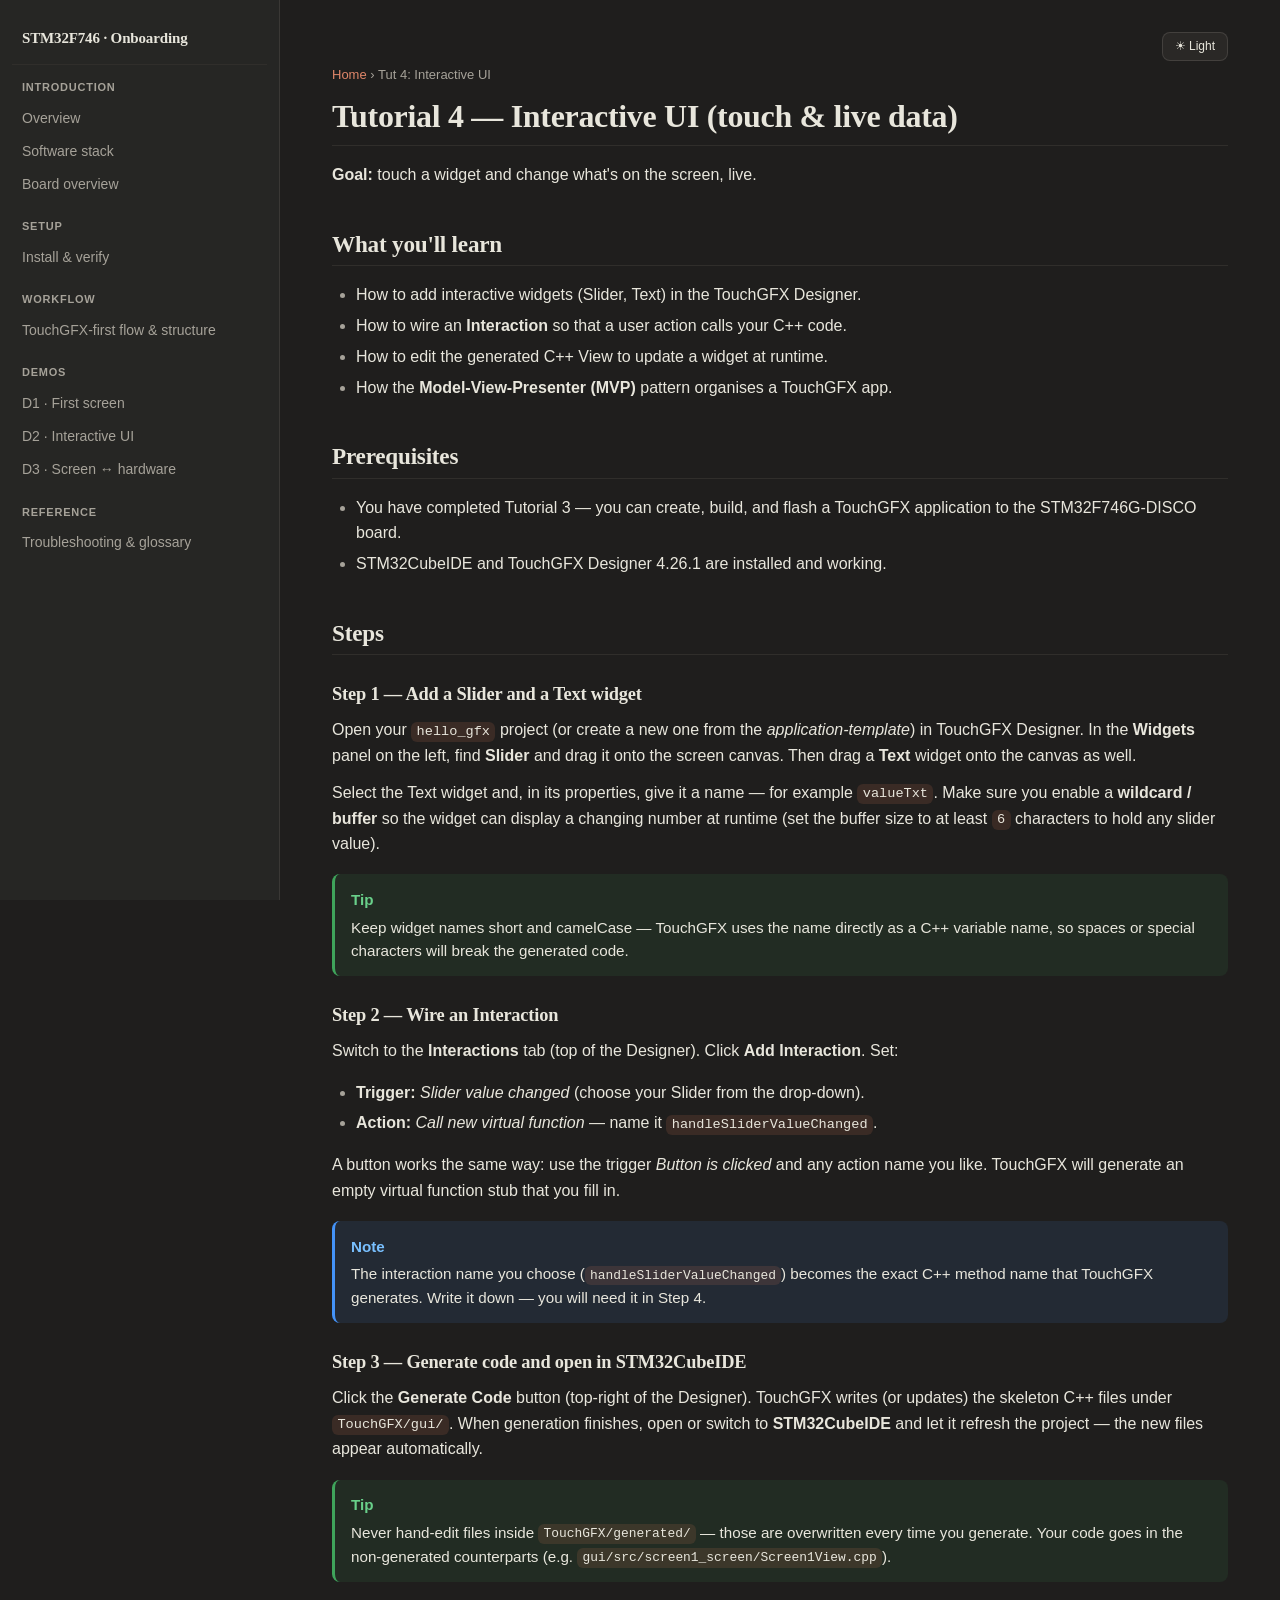
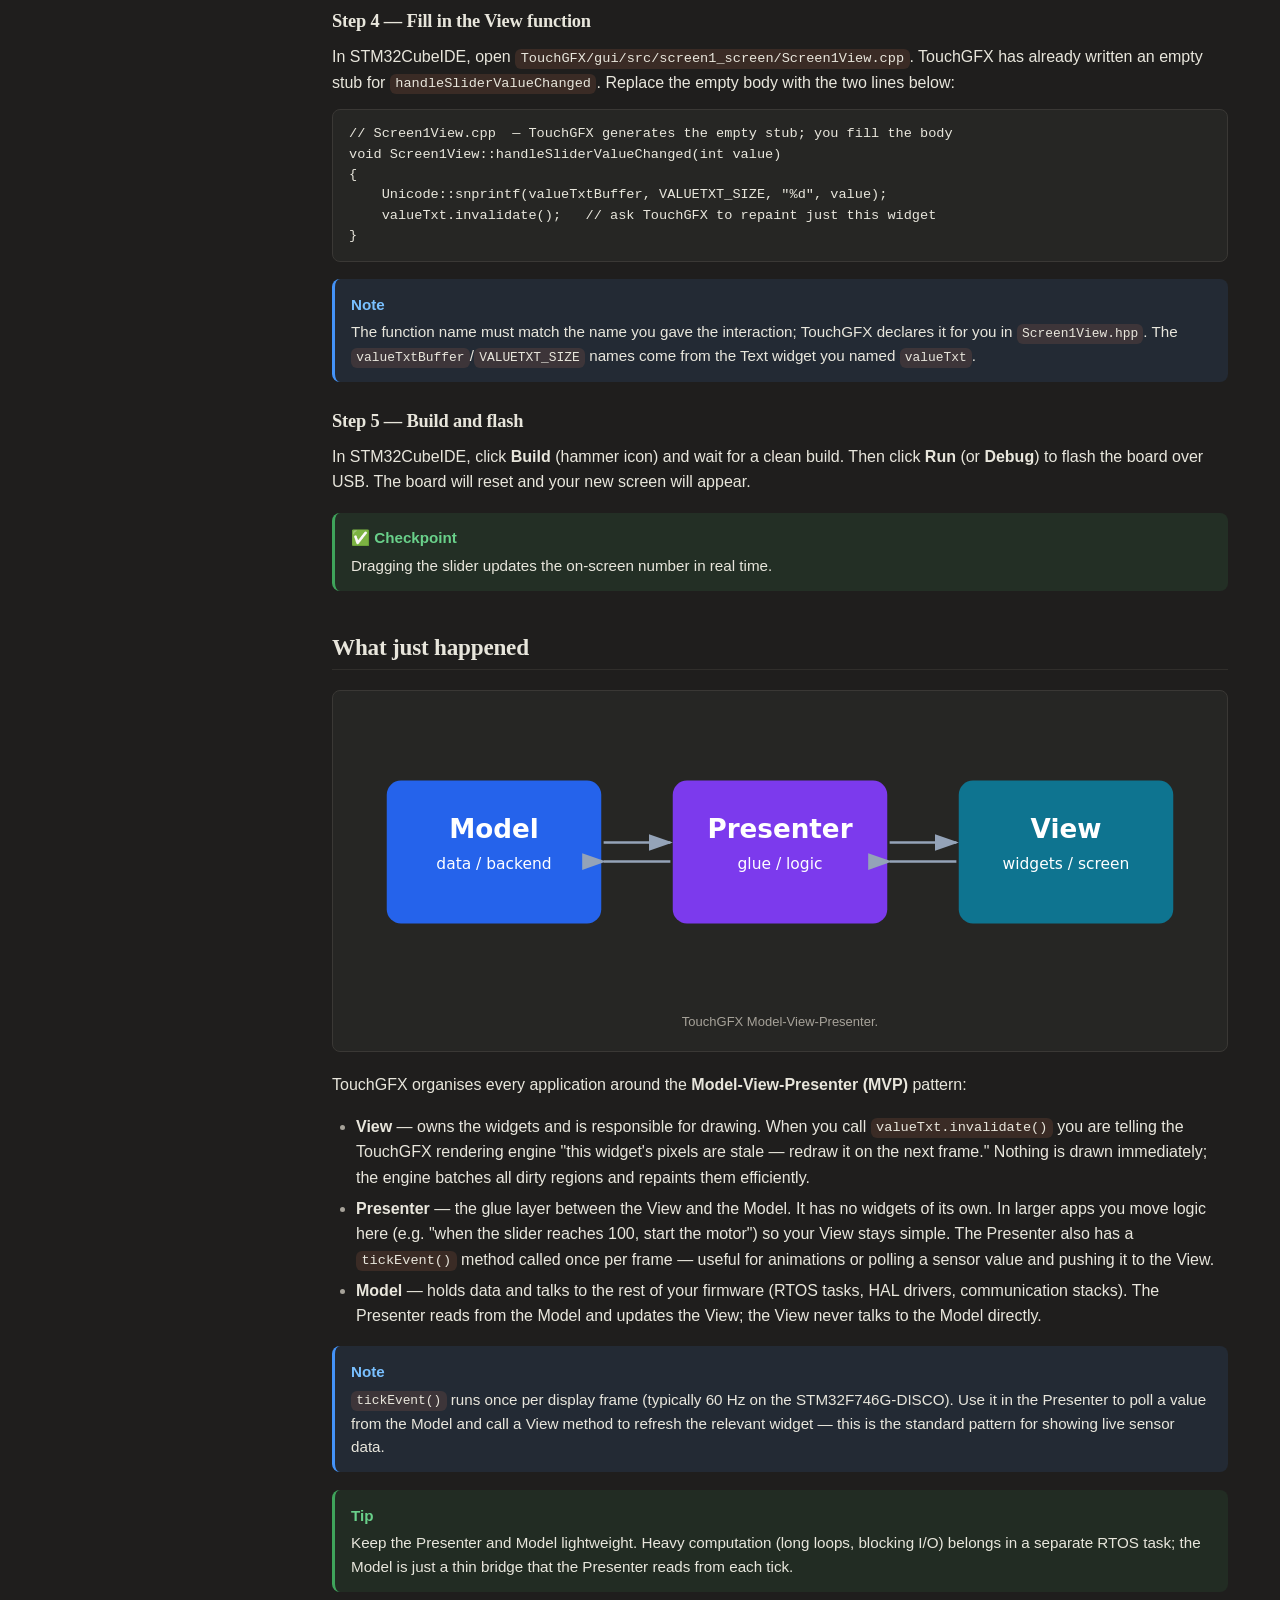
<file: pages/07-tut-touchgfx-interactive.html>
<!DOCTYPE html>
<html lang="en">
<head>
<meta charset="UTF-8">
<meta name="viewport" content="width=device-width, initial-scale=1">
<title>Tutorial 4: Interactive UI · STM32F746G Getting Started</title>
<link rel="stylesheet" href="../assets/style.css">
</head>
<body data-base="../">
<div class="layout">
  <aside id="sidebar"></aside>
  <main>
    <div class="topbar"><button id="theme-toggle" type="button">Light</button></div>
    <div class="content">
      <div class="breadcrumb"><a href="../index.html">Home</a> › Tut 4: Interactive UI</div>
      <h1>Tutorial 4 — Interactive UI (touch &amp; live data)</h1>
      <!-- CONTENT -->

      <p><strong>Goal:</strong> touch a widget and change what's on the screen, live.</p>

      <h2>What you'll learn</h2>
      <ul>
        <li>How to add interactive widgets (Slider, Text) in the TouchGFX Designer.</li>
        <li>How to wire an <strong>Interaction</strong> so that a user action calls your C++ code.</li>
        <li>How to edit the generated C++ View to update a widget at runtime.</li>
        <li>How the <strong>Model-View-Presenter (MVP)</strong> pattern organises a TouchGFX app.</li>
      </ul>

      <h2>Prerequisites</h2>
      <ul>
        <li>You have completed Tutorial 3 — you can create, build, and flash a TouchGFX application to the STM32F746G-DISCO board.</li>
        <li>STM32CubeIDE and TouchGFX Designer 4.26.1 are installed and working.</li>
      </ul>

      <h2>Steps</h2>

      <h3>Step 1 — Add a Slider and a Text widget</h3>
      <p>
        Open your <code>hello_gfx</code> project (or create a new one from the <em>application-template</em>) in
        TouchGFX Designer. In the <strong>Widgets</strong> panel on the left, find <strong>Slider</strong> and drag it
        onto the screen canvas. Then drag a <strong>Text</strong> widget onto the canvas as well.
      </p>
      <p>
        Select the Text widget and, in its properties, give it a name — for example <code>valueTxt</code>. Make sure
        you enable a <strong>wildcard / buffer</strong> so the widget can display a changing number at runtime
        (set the buffer size to at least <code>6</code> characters to hold any slider value).
      </p>
      <div class="tip"><b>Tip</b> Keep widget names short and camelCase — TouchGFX uses the name directly as a C++ variable name, so spaces or special characters will break the generated code.</div>

      <h3>Step 2 — Wire an Interaction</h3>
      <p>
        Switch to the <strong>Interactions</strong> tab (top of the Designer). Click <strong>Add Interaction</strong>.
        Set:
      </p>
      <ul>
        <li><strong>Trigger:</strong> <em>Slider value changed</em> (choose your Slider from the drop-down).</li>
        <li><strong>Action:</strong> <em>Call new virtual function</em> — name it <code>handleSliderValueChanged</code>.</li>
      </ul>
      <p>
        A button works the same way: use the trigger <em>Button is clicked</em> and any action name you like.
        TouchGFX will generate an empty virtual function stub that you fill in.
      </p>
      <div class="note"><b>Note</b> The interaction name you choose (<code>handleSliderValueChanged</code>) becomes the exact C++ method name that TouchGFX generates. Write it down — you will need it in Step 4.</div>

      <h3>Step 3 — Generate code and open in STM32CubeIDE</h3>
      <p>
        Click the <strong>Generate Code</strong> button (top-right of the Designer). TouchGFX writes (or updates) the
        skeleton C++ files under <code>TouchGFX/gui/</code>. When generation finishes, open or switch to
        <strong>STM32CubeIDE</strong> and let it refresh the project — the new files appear automatically.
      </p>
      <div class="tip"><b>Tip</b> Never hand-edit files inside <code>TouchGFX/generated/</code> — those are overwritten every time you generate. Your code goes in the non-generated counterparts (e.g. <code>gui/src/screen1_screen/Screen1View.cpp</code>).</div>

      <h3>Step 4 — Fill in the View function</h3>
      <p>
        In STM32CubeIDE, open
        <code>TouchGFX/gui/src/screen1_screen/Screen1View.cpp</code>.
        TouchGFX has already written an empty stub for <code>handleSliderValueChanged</code>. Replace the empty body
        with the two lines below:
      </p>
<pre><code>// Screen1View.cpp  — TouchGFX generates the empty stub; you fill the body
void Screen1View::handleSliderValueChanged(int value)
{
    Unicode::snprintf(valueTxtBuffer, VALUETXT_SIZE, "%d", value);
    valueTxt.invalidate();   // ask TouchGFX to repaint just this widget
}</code></pre>
      <div class="note"><b>Note</b> The function name must match the name you gave the interaction; TouchGFX declares it for you in <code>Screen1View.hpp</code>. The <code>valueTxtBuffer</code>/<code>VALUETXT_SIZE</code> names come from the Text widget you named <code>valueTxt</code>.</div>

      <h3>Step 5 — Build and flash</h3>
      <p>
        In STM32CubeIDE, click <strong>Build</strong> (hammer icon) and wait for a clean build. Then click
        <strong>Run</strong> (or <strong>Debug</strong>) to flash the board over USB. The board will reset and your
        new screen will appear.
      </p>

      <div class="checkpoint"><b>&#x2705; Checkpoint</b> Dragging the slider updates the on-screen number in real time.</div>

      <h2>What just happened</h2>

      <figure>
        <img src="../assets/img/touchgfx-mvp.svg" alt="Model-View-Presenter: Model holds data, Presenter is the glue, View holds widgets">
        <figcaption>TouchGFX Model-View-Presenter.</figcaption>
      </figure>

      <p>
        TouchGFX organises every application around the <strong>Model-View-Presenter (MVP)</strong> pattern:
      </p>
      <ul>
        <li>
          <strong>View</strong> — owns the widgets and is responsible for drawing. When you call
          <code>valueTxt.invalidate()</code> you are telling the TouchGFX rendering engine
          "this widget's pixels are stale — redraw it on the next frame." Nothing is drawn
          immediately; the engine batches all dirty regions and repaints them efficiently.
        </li>
        <li>
          <strong>Presenter</strong> — the glue layer between the View and the Model. It has no
          widgets of its own. In larger apps you move logic here (e.g. "when the slider
          reaches 100, start the motor") so your View stays simple. The Presenter also has
          a <code>tickEvent()</code> method called once per frame — useful for animations or
          polling a sensor value and pushing it to the View.
        </li>
        <li>
          <strong>Model</strong> — holds data and talks to the rest of your firmware (RTOS tasks,
          HAL drivers, communication stacks). The Presenter reads from the Model and updates
          the View; the View never talks to the Model directly.
        </li>
      </ul>

      <div class="note"><b>Note</b> <code>tickEvent()</code> runs once per display frame (typically 60 Hz on the STM32F746G-DISCO). Use it in the Presenter to poll a value from the Model and call a View method to refresh the relevant widget — this is the standard pattern for showing live sensor data.</div>

      <div class="tip"><b>Tip</b> Keep the Presenter and Model lightweight. Heavy computation (long loops, blocking I/O) belongs in a separate RTOS task; the Model is just a thin bridge that the Presenter reads from each tick.</div>

    </div>
    <div class="page-nav" id="page-nav"></div>
  </main>
</div>
<script src="../assets/nav.js"></script>
</body>
</html>
</file>
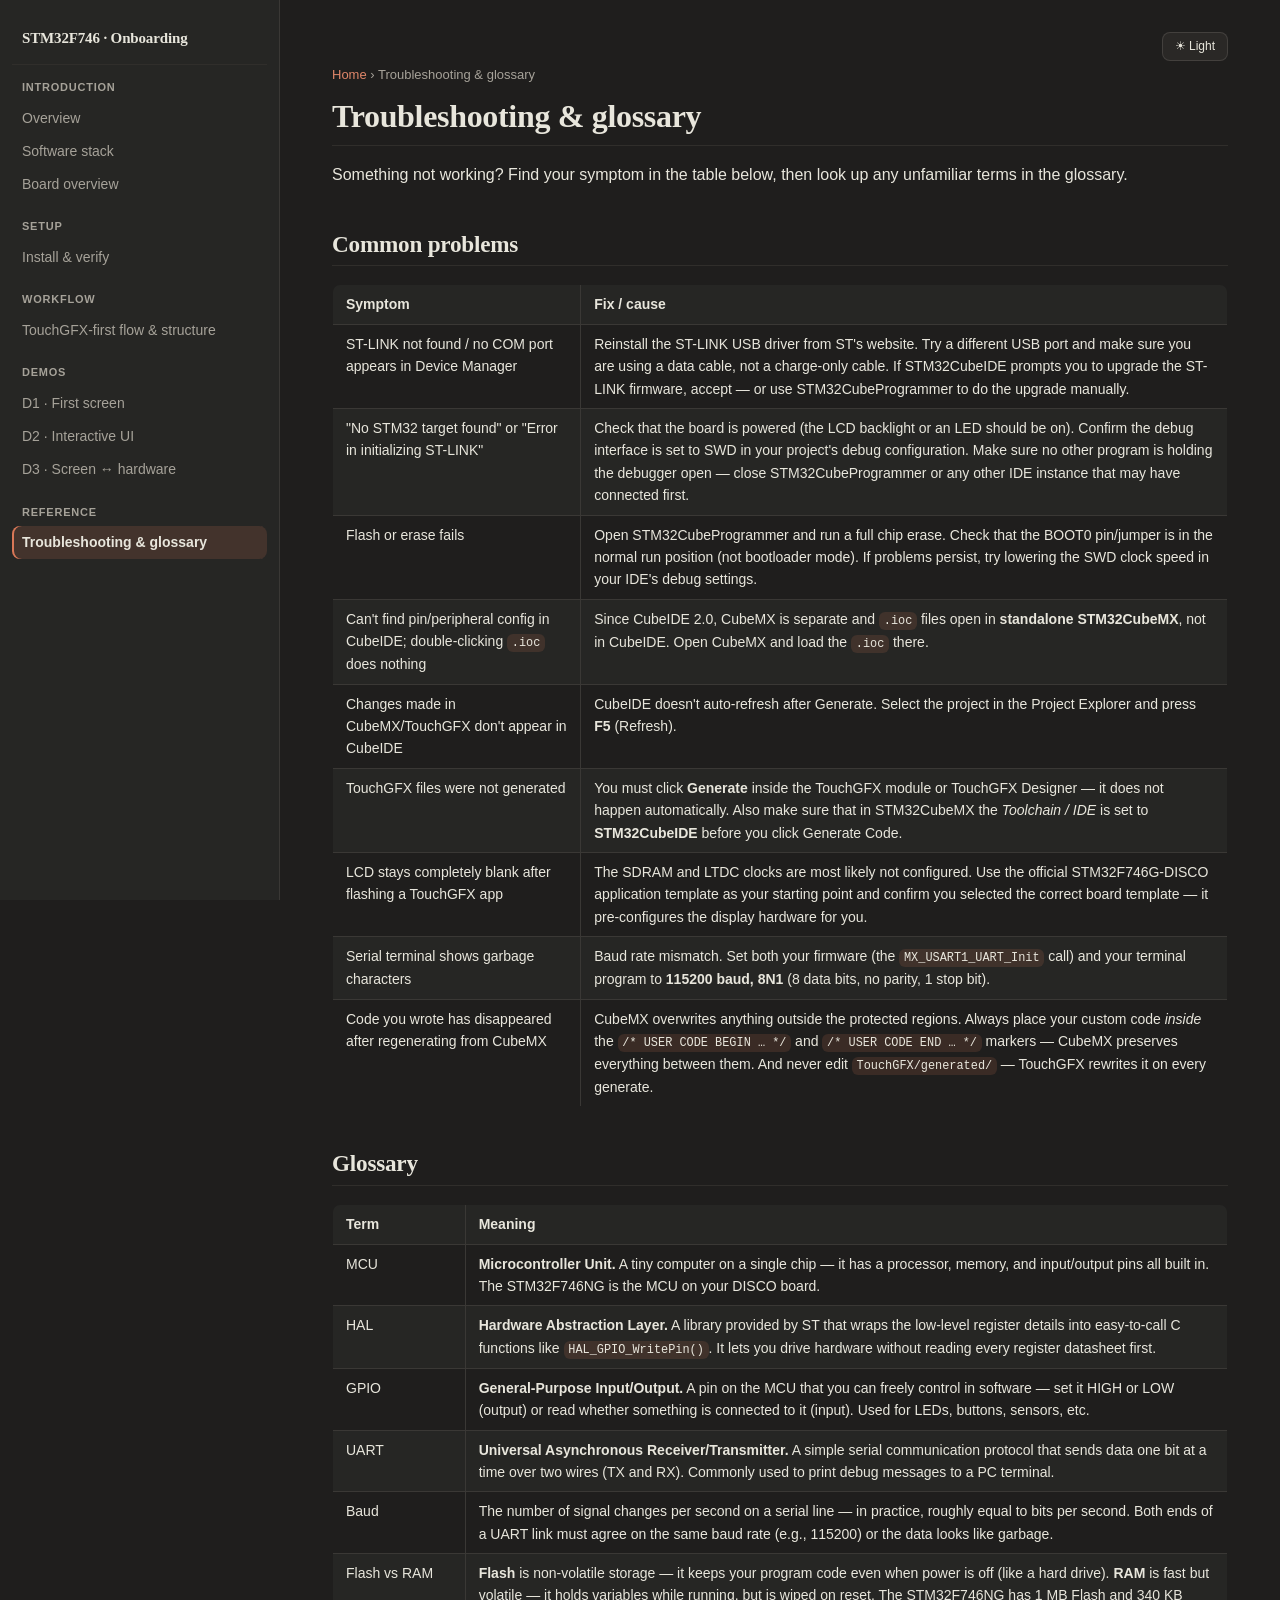
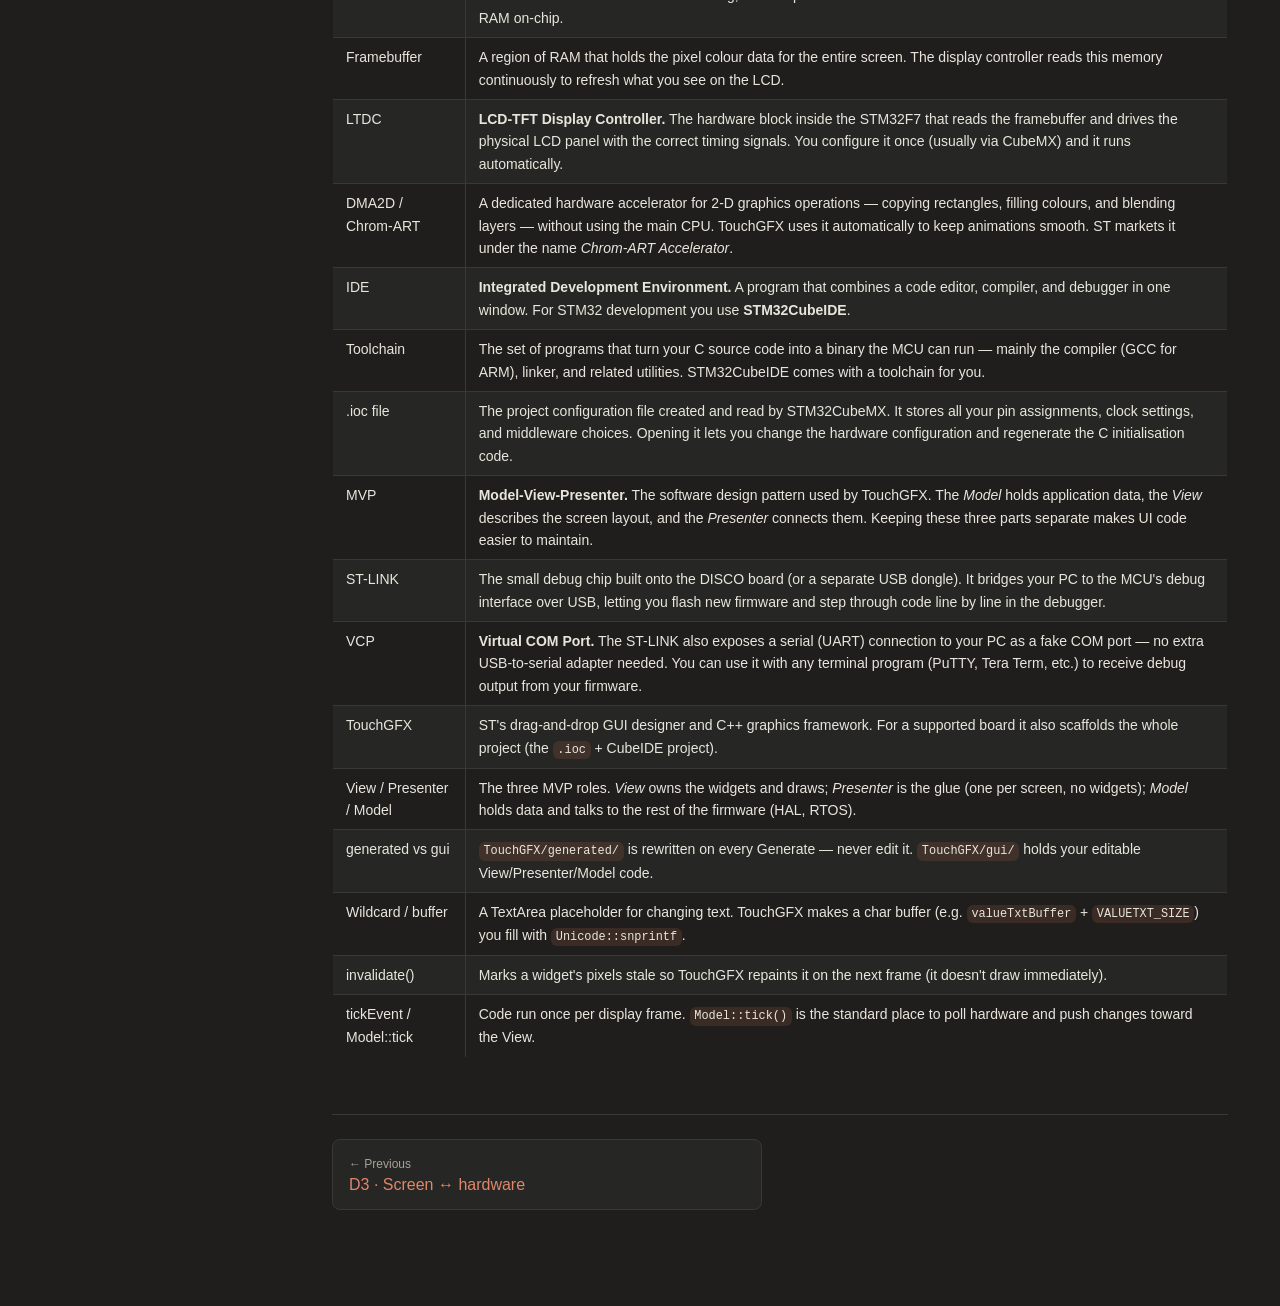
<file: pages/08-troubleshooting.html>
<!DOCTYPE html>
<html lang="en">
<head>
<meta charset="UTF-8">
<meta name="viewport" content="width=device-width, initial-scale=1">
<title>Troubleshooting &amp; glossary · STM32F746G Onboarding</title>
<link rel="stylesheet" href="../assets/style.css">
</head>
<body data-base="../">
<div class="layout">
  <aside id="sidebar"></aside>
  <main>
    <div class="topbar"><button id="theme-toggle" type="button">Light</button></div>
    <div class="content">
      <div class="breadcrumb"><a href="../index.html">Home</a> › Troubleshooting &amp; glossary</div>
      <h1>Troubleshooting &amp; glossary</h1>
      <!-- CONTENT -->
      <p>Something not working? Find your symptom in the table below, then look up any unfamiliar terms in the glossary.</p>

      <h2>Common problems</h2>
      <table>
        <thead>
          <tr>
            <th>Symptom</th>
            <th>Fix / cause</th>
          </tr>
        </thead>
        <tbody>
          <tr>
            <td>ST-LINK not found / no COM port appears in Device Manager</td>
            <td>Reinstall the ST-LINK USB driver from ST's website. Try a different USB port and make sure you are using a data cable, not a charge-only cable. If STM32CubeIDE prompts you to upgrade the ST-LINK firmware, accept — or use STM32CubeProgrammer to do the upgrade manually.</td>
          </tr>
          <tr>
            <td>"No STM32 target found" or "Error in initializing ST-LINK"</td>
            <td>Check that the board is powered (the LCD backlight or an LED should be on). Confirm the debug interface is set to SWD in your project's debug configuration. Make sure no other program is holding the debugger open — close STM32CubeProgrammer or any other IDE instance that may have connected first.</td>
          </tr>
          <tr>
            <td>Flash or erase fails</td>
            <td>Open STM32CubeProgrammer and run a full chip erase. Check that the BOOT0 pin/jumper is in the normal run position (not bootloader mode). If problems persist, try lowering the SWD clock speed in your IDE's debug settings.</td>
          </tr>
          <tr>
            <td>Can't find pin/peripheral config in CubeIDE; double-clicking <code>.ioc</code> does nothing</td>
            <td>Since CubeIDE 2.0, CubeMX is separate and <code>.ioc</code> files open in <strong>standalone STM32CubeMX</strong>, not in CubeIDE. Open CubeMX and load the <code>.ioc</code> there.</td>
          </tr>
          <tr>
            <td>Changes made in CubeMX/TouchGFX don't appear in CubeIDE</td>
            <td>CubeIDE doesn't auto-refresh after Generate. Select the project in the Project Explorer and press <strong>F5</strong> (Refresh).</td>
          </tr>
          <tr>
            <td>TouchGFX files were not generated</td>
            <td>You must click <strong>Generate</strong> inside the TouchGFX module or TouchGFX Designer — it does not happen automatically. Also make sure that in STM32CubeMX the <em>Toolchain / IDE</em> is set to <strong>STM32CubeIDE</strong> before you click Generate Code.</td>
          </tr>
          <tr>
            <td>LCD stays completely blank after flashing a TouchGFX app</td>
            <td>The SDRAM and LTDC clocks are most likely not configured. Use the official STM32F746G-DISCO application template as your starting point and confirm you selected the correct board template — it pre-configures the display hardware for you.</td>
          </tr>
          <tr>
            <td>Serial terminal shows garbage characters</td>
            <td>Baud rate mismatch. Set both your firmware (the <code>MX_USART1_UART_Init</code> call) and your terminal program to <strong>115200 baud, 8N1</strong> (8 data bits, no parity, 1 stop bit).</td>
          </tr>
          <tr>
            <td>Code you wrote has disappeared after regenerating from CubeMX</td>
            <td>CubeMX overwrites anything outside the protected regions. Always place your custom code <em>inside</em> the <code>/* USER CODE BEGIN … */</code> and <code>/* USER CODE END … */</code> markers — CubeMX preserves everything between them. And never edit <code>TouchGFX/generated/</code> — TouchGFX rewrites it on every generate.</td>
          </tr>
        </tbody>
      </table>

      <h2>Glossary</h2>
      <table>
        <thead>
          <tr>
            <th>Term</th>
            <th>Meaning</th>
          </tr>
        </thead>
        <tbody>
          <tr>
            <td>MCU</td>
            <td><strong>Microcontroller Unit.</strong> A tiny computer on a single chip — it has a processor, memory, and input/output pins all built in. The STM32F746NG is the MCU on your DISCO board.</td>
          </tr>
          <tr>
            <td>HAL</td>
            <td><strong>Hardware Abstraction Layer.</strong> A library provided by ST that wraps the low-level register details into easy-to-call C functions like <code>HAL_GPIO_WritePin()</code>. It lets you drive hardware without reading every register datasheet first.</td>
          </tr>
          <tr>
            <td>GPIO</td>
            <td><strong>General-Purpose Input/Output.</strong> A pin on the MCU that you can freely control in software — set it HIGH or LOW (output) or read whether something is connected to it (input). Used for LEDs, buttons, sensors, etc.</td>
          </tr>
          <tr>
            <td>UART</td>
            <td><strong>Universal Asynchronous Receiver/Transmitter.</strong> A simple serial communication protocol that sends data one bit at a time over two wires (TX and RX). Commonly used to print debug messages to a PC terminal.</td>
          </tr>
          <tr>
            <td>Baud</td>
            <td>The number of signal changes per second on a serial line — in practice, roughly equal to bits per second. Both ends of a UART link must agree on the same baud rate (e.g., 115200) or the data looks like garbage.</td>
          </tr>
          <tr>
            <td>Flash vs RAM</td>
            <td><strong>Flash</strong> is non-volatile storage — it keeps your program code even when power is off (like a hard drive). <strong>RAM</strong> is fast but volatile — it holds variables while running, but is wiped on reset. The STM32F746NG has 1 MB Flash and 340 KB RAM on-chip.</td>
          </tr>
          <tr>
            <td>Framebuffer</td>
            <td>A region of RAM that holds the pixel colour data for the entire screen. The display controller reads this memory continuously to refresh what you see on the LCD.</td>
          </tr>
          <tr>
            <td>LTDC</td>
            <td><strong>LCD-TFT Display Controller.</strong> The hardware block inside the STM32F7 that reads the framebuffer and drives the physical LCD panel with the correct timing signals. You configure it once (usually via CubeMX) and it runs automatically.</td>
          </tr>
          <tr>
            <td>DMA2D / Chrom-ART</td>
            <td>A dedicated hardware accelerator for 2-D graphics operations — copying rectangles, filling colours, and blending layers — without using the main CPU. TouchGFX uses it automatically to keep animations smooth. ST markets it under the name <em>Chrom-ART Accelerator</em>.</td>
          </tr>
          <tr>
            <td>IDE</td>
            <td><strong>Integrated Development Environment.</strong> A program that combines a code editor, compiler, and debugger in one window. For STM32 development you use <strong>STM32CubeIDE</strong>.</td>
          </tr>
          <tr>
            <td>Toolchain</td>
            <td>The set of programs that turn your C source code into a binary the MCU can run — mainly the compiler (GCC for ARM), linker, and related utilities. STM32CubeIDE comes with a toolchain for you.</td>
          </tr>
          <tr>
            <td>.ioc file</td>
            <td>The project configuration file created and read by STM32CubeMX. It stores all your pin assignments, clock settings, and middleware choices. Opening it lets you change the hardware configuration and regenerate the C initialisation code.</td>
          </tr>
          <tr>
            <td>MVP</td>
            <td><strong>Model-View-Presenter.</strong> The software design pattern used by TouchGFX. The <em>Model</em> holds application data, the <em>View</em> describes the screen layout, and the <em>Presenter</em> connects them. Keeping these three parts separate makes UI code easier to maintain.</td>
          </tr>
          <tr>
            <td>ST-LINK</td>
            <td>The small debug chip built onto the DISCO board (or a separate USB dongle). It bridges your PC to the MCU's debug interface over USB, letting you flash new firmware and step through code line by line in the debugger.</td>
          </tr>
          <tr>
            <td>VCP</td>
            <td><strong>Virtual COM Port.</strong> The ST-LINK also exposes a serial (UART) connection to your PC as a fake COM port — no extra USB-to-serial adapter needed. You can use it with any terminal program (PuTTY, Tera Term, etc.) to receive debug output from your firmware.</td>
          </tr>
          <tr>
            <td>TouchGFX</td>
            <td>ST's drag-and-drop GUI designer and C++ graphics framework. For a supported board it also scaffolds the whole project (the <code>.ioc</code> + CubeIDE project).</td>
          </tr>
          <tr>
            <td>View / Presenter / Model</td>
            <td>The three MVP roles. <em>View</em> owns the widgets and draws; <em>Presenter</em> is the glue (one per screen, no widgets); <em>Model</em> holds data and talks to the rest of the firmware (HAL, RTOS).</td>
          </tr>
          <tr>
            <td>generated vs gui</td>
            <td><code>TouchGFX/generated/</code> is rewritten on every Generate — never edit it. <code>TouchGFX/gui/</code> holds your editable View/Presenter/Model code.</td>
          </tr>
          <tr>
            <td>Wildcard / buffer</td>
            <td>A TextArea placeholder for changing text. TouchGFX makes a char buffer (e.g. <code>valueTxtBuffer</code> + <code>VALUETXT_SIZE</code>) you fill with <code>Unicode::snprintf</code>.</td>
          </tr>
          <tr>
            <td>invalidate()</td>
            <td>Marks a widget's pixels stale so TouchGFX repaints it on the next frame (it doesn't draw immediately).</td>
          </tr>
          <tr>
            <td>tickEvent / Model::tick</td>
            <td>Code run once per display frame. <code>Model::tick()</code> is the standard place to poll hardware and push changes toward the View.</td>
          </tr>
        </tbody>
      </table>
    </div>
    <div class="page-nav" id="page-nav"></div>
  </main>
</div>
<script src="../assets/nav.js"></script>
</body>
</html>
</file>
<file: assets/style.css>
/* ============================================================
   STM32 onboarding bundle — Claude-style theme
   Dark is default; [data-theme="light"] overrides via CSS variables.
   ============================================================ */
:root{
  /* surfaces (warm dark) */
  --bg:#1f1e1d;
  --bg-elev:#262624;
  --border:#3a3835;
  --border-muted:#302e2b;
  /* text */
  --text:#e8e6dc;
  --text-muted:#a6a299;
  /* accent (clay) */
  --link:#e0876a;
  --accent:#d97757;
  /* interactive neutrals */
  --neutral-hover:rgba(217,119,87,0.10);
  --neutral-active:rgba(217,119,87,0.16);
  /* buttons */
  --btn-bg:#2a2826;
  --btn-hover:#332f2c;
  --btn-border:rgba(240,238,230,0.12);
  /* code */
  --code-inline:rgba(217,119,87,0.14);
  /* callouts */
  --note-bd:#4493f8; --note-bg:rgba(68,147,248,0.10);  --note-fg:#79c0ff;
  --tip-bd:#3fa45b;  --tip-bg:rgba(63,164,91,0.10);    --tip-fg:#69d08a;
  --warn-bd:#d99a3a; --warn-bg:rgba(217,154,58,0.10);  --warn-fg:#e3b341;
  --ok-bd:#3fa45b;   --ok-bg:rgba(63,164,91,0.13);     --ok-fg:#69d08a;
  /* misc */
  --radius:8px;
  --sidebar-w:280px;
  --maxw:896px;
  --mono:ui-monospace,SFMono-Regular,"SF Mono",Menlo,Consolas,"Liberation Mono",monospace;
  --sans:-apple-system,BlinkMacSystemFont,"Segoe UI","Noto Sans",Helvetica,Arial,sans-serif;
  --serif:ui-serif,Georgia,"Iowan Old Style","Palatino Linotype","Times New Roman",serif;
}
[data-theme="light"]{
  --bg:#faf9f5;
  --bg-elev:#f0eee6;
  --border:#e3e1d8;
  --border-muted:#eceae1;
  --text:#1f1e1d;
  --text-muted:#6b6862;
  --link:#c75f43;
  --accent:#d97757;
  --neutral-hover:rgba(28,27,26,0.05);
  --neutral-active:rgba(217,119,87,0.14);
  --btn-bg:#f0eee6;
  --btn-hover:#e7e4d9;
  --btn-border:#e3e1d8;
  --code-inline:rgba(217,119,87,0.12);
  --note-bd:#0969da; --note-bg:#ddf4ff; --note-fg:#0550ae;
  --tip-bd:#1a7f37;  --tip-bg:#dafbe1; --tip-fg:#0a5f1a;
  --warn-bd:#9a6700; --warn-bg:#fff8c5; --warn-fg:#7d4e00;
  --ok-bd:#1a7f37;   --ok-bg:#dafbe1;  --ok-fg:#0a5f1a;
}

*{box-sizing:border-box}
html{scrollbar-width:thin;scrollbar-color:var(--border) transparent}
html,body{margin:0;padding:0}
body{
  background:var(--bg);color:var(--text);
  font-family:var(--sans);font-size:16px;line-height:1.6;
  -webkit-font-smoothing:antialiased;text-rendering:optimizeLegibility;
}
::selection{background:rgba(217,119,87,0.30);color:var(--text)}
a{color:var(--link);text-decoration:none}
a:hover{text-decoration:underline}
a:focus-visible,button:focus-visible{outline:2px solid var(--accent);outline-offset:2px;border-radius:var(--radius)}

::-webkit-scrollbar{width:10px;height:10px}
::-webkit-scrollbar-track{background:transparent}
::-webkit-scrollbar-thumb{background:var(--border);border-radius:8px;border:2px solid transparent;background-clip:padding-box}
::-webkit-scrollbar-thumb:hover{background:var(--text-muted)}

/* ---------- layout ---------- */
.layout{display:grid;grid-template-columns:var(--sidebar-w) 1fr;min-height:100vh}
#sidebar{
  background:var(--bg-elev);border-right:1px solid var(--border);
  padding:18px 12px;position:sticky;top:0;height:100vh;overflow-y:auto;
}
#sidebar .brand{
  font-family:var(--serif);font-weight:600;font-size:15px;letter-spacing:-.01em;
  padding:8px 10px 14px;margin-bottom:8px;border-bottom:1px solid var(--border-muted);
}
#sidebar .brand a{color:var(--text)}
#sidebar .brand a:hover{text-decoration:none;color:var(--link)}
/* grouped nav */
.nav-group{margin-bottom:12px}
.nav-group-title{
  font-size:11px;font-weight:600;text-transform:uppercase;letter-spacing:.07em;
  color:var(--text-muted);padding:6px 10px 4px;
}
#sidebar nav a{
  display:block;padding:6px 10px;margin:1px 0;border-radius:var(--radius);
  color:var(--text-muted);font-size:14px;line-height:1.45;
  transition:background .12s ease,color .12s ease;
}
#sidebar nav a:hover{background:var(--neutral-hover);color:var(--text);text-decoration:none}
#sidebar nav a.active{
  background:var(--neutral-active);color:var(--text);font-weight:600;
  box-shadow:inset 2px 0 0 var(--accent);
}

main{padding:32px 40px 96px;margin:0 auto;width:100%;max-width:calc(var(--maxw) + 80px)}
.content{max-width:var(--maxw)}

/* ---------- topbar / theme toggle ---------- */
.topbar{display:flex;justify-content:flex-end;margin-bottom:4px}
#theme-toggle{
  background:var(--btn-bg);border:1px solid var(--btn-border);color:var(--text);
  border-radius:var(--radius);padding:5px 12px;cursor:pointer;
  font-family:var(--sans);font-size:12px;font-weight:500;line-height:1.4;
  transition:background .12s ease,border-color .12s ease;
}
#theme-toggle:hover{background:var(--btn-hover);border-color:var(--text-muted)}

/* ---------- typography ---------- */
.breadcrumb{color:var(--text-muted);font-size:13px;margin-bottom:10px}
h1,h2,h3{font-family:var(--serif);line-height:1.25;font-weight:600;letter-spacing:-.01em}
h1{font-size:2rem;margin:.1em 0 .5em;padding-bottom:.3em;border-bottom:1px solid var(--border-muted)}
h2{font-size:1.45rem;margin:1.8em 0 .6em;padding-bottom:.3em;border-bottom:1px solid var(--border-muted)}
h3{font-size:1.15rem;margin:1.5em 0 .4em}
p{margin:.7em 0}
ul,ol{padding-left:1.5em}
li{margin:.32em 0}
li::marker{color:var(--text-muted)}
strong,b{font-weight:600}
hr{border:0;border-top:1px solid var(--border);margin:2em 0}
dl{margin:.8em 0}
dt{margin-top:.8em}
dd{margin:.2em 0 .2em 1.2em;color:var(--text)}

/* ---------- tool-step markers ---------- */
.tool{
  display:inline-block;font-size:11px;font-weight:600;padding:2px 9px;border-radius:999px;
  border:1px solid;letter-spacing:.01em;vertical-align:middle;white-space:nowrap;
  font-family:var(--sans);
}
.tool-gfx{color:#c79cff;border-color:rgba(176,124,255,.45);background:rgba(176,124,255,.14)}
.tool-mx{color:#7db4ff;border-color:rgba(68,147,248,.45);background:rgba(68,147,248,.14)}
.tool-ide{color:#74d293;border-color:rgba(86,184,119,.45);background:rgba(86,184,119,.14)}

/* ---------- code ---------- */
pre{
  background:var(--bg-elev);border:1px solid var(--border);border-radius:var(--radius);
  padding:14px 16px;overflow-x:auto;position:relative;
  font-family:var(--mono);font-size:85%;line-height:1.5;
}
pre code{font-size:inherit;background:none;padding:0;border:0}
code{font-family:var(--mono);font-size:85%}
:not(pre)>code{background:var(--code-inline);padding:.18em .4em;border-radius:6px}
.copy-btn{
  position:absolute;top:8px;right:8px;
  background:var(--btn-bg);border:1px solid var(--border);color:var(--text-muted);
  border-radius:var(--radius);padding:4px 9px;font-size:12px;font-family:var(--sans);
  cursor:pointer;opacity:0;transition:opacity .12s ease,background .12s ease,color .12s ease;
}
pre:hover .copy-btn,.copy-btn:focus-visible{opacity:1}
.copy-btn:hover{background:var(--btn-hover);color:var(--text);border-color:var(--text-muted)}

/* ---------- callouts ---------- */
.note,.tip,.warn,.checkpoint{
  border-left:3px solid;border-radius:var(--radius);
  padding:.85rem 1rem;margin:1.1rem 0;font-size:.95rem;line-height:1.55;
}
.note b,.tip b,.warn b,.checkpoint b{display:block;margin-bottom:.25rem;font-weight:600}
.note{border-left-color:var(--note-bd);background:var(--note-bg)} .note b{color:var(--note-fg)}
.tip{border-left-color:var(--tip-bd);background:var(--tip-bg)} .tip b{color:var(--tip-fg)}
.warn{border-left-color:var(--warn-bd);background:var(--warn-bg)} .warn b{color:var(--warn-fg)}
.checkpoint{border-left-color:var(--ok-bd);background:var(--ok-bg)} .checkpoint b{color:var(--ok-fg)}

/* ---------- tables ---------- */
table{border-collapse:collapse;width:100%;margin:18px 0;font-size:14px;border:1px solid var(--border);border-radius:var(--radius);overflow:hidden}
th,td{border:1px solid var(--border);padding:8px 13px;text-align:left;vertical-align:top}
th{background:var(--bg-elev);font-weight:600}
tbody tr:nth-child(2n){background:var(--bg-elev)}

/* ---------- cards (index TOC) ---------- */
.cards{display:grid;grid-template-columns:repeat(auto-fill,minmax(248px,1fr));gap:14px;margin:18px 0}
.card{
  display:block;background:var(--bg-elev);border:1px solid var(--border);
  border-radius:var(--radius);padding:16px 18px;
  transition:border-color .12s ease,transform .12s ease;
}
.card:hover{border-color:var(--link);text-decoration:none;transform:translateY(-1px)}
.card .num{color:var(--text-muted);font-family:var(--mono);font-size:12px;letter-spacing:.04em}
.card .ct{font-family:var(--serif);color:var(--link);font-weight:600;font-size:16px;margin:5px 0 4px}
.card:hover .ct{text-decoration:underline}
.card .cd{color:var(--text-muted);font-size:13.5px;line-height:1.5}

/* ---------- figures ---------- */
figure{margin:20px 0;text-align:center;background:var(--bg-elev);border:1px solid var(--border);border-radius:var(--radius);padding:18px}
figure svg,figure img{max-width:100%;height:auto}
figcaption{color:var(--text-muted);font-size:13px;margin-top:10px}

/* ---------- prev / next footer ---------- */
.page-nav{display:flex;justify-content:space-between;margin-top:56px;padding-top:24px;border-top:1px solid var(--border);gap:14px}
.page-nav a{
  background:var(--bg-elev);border:1px solid var(--border);border-radius:var(--radius);
  padding:12px 16px;flex:1;max-width:48%;line-height:1.4;
  transition:border-color .12s ease;
}
.page-nav a:hover{border-color:var(--link);text-decoration:none}
.page-nav .pn-next{text-align:right}
.page-nav .dir{color:var(--text-muted);font-size:12px}

/* ---------- responsive ---------- */
@media(max-width:820px){
  .layout{grid-template-columns:1fr}
  #sidebar{position:static;height:auto;border-right:none;border-bottom:1px solid var(--border)}
  main{padding:22px 18px 64px}
}
</file>
